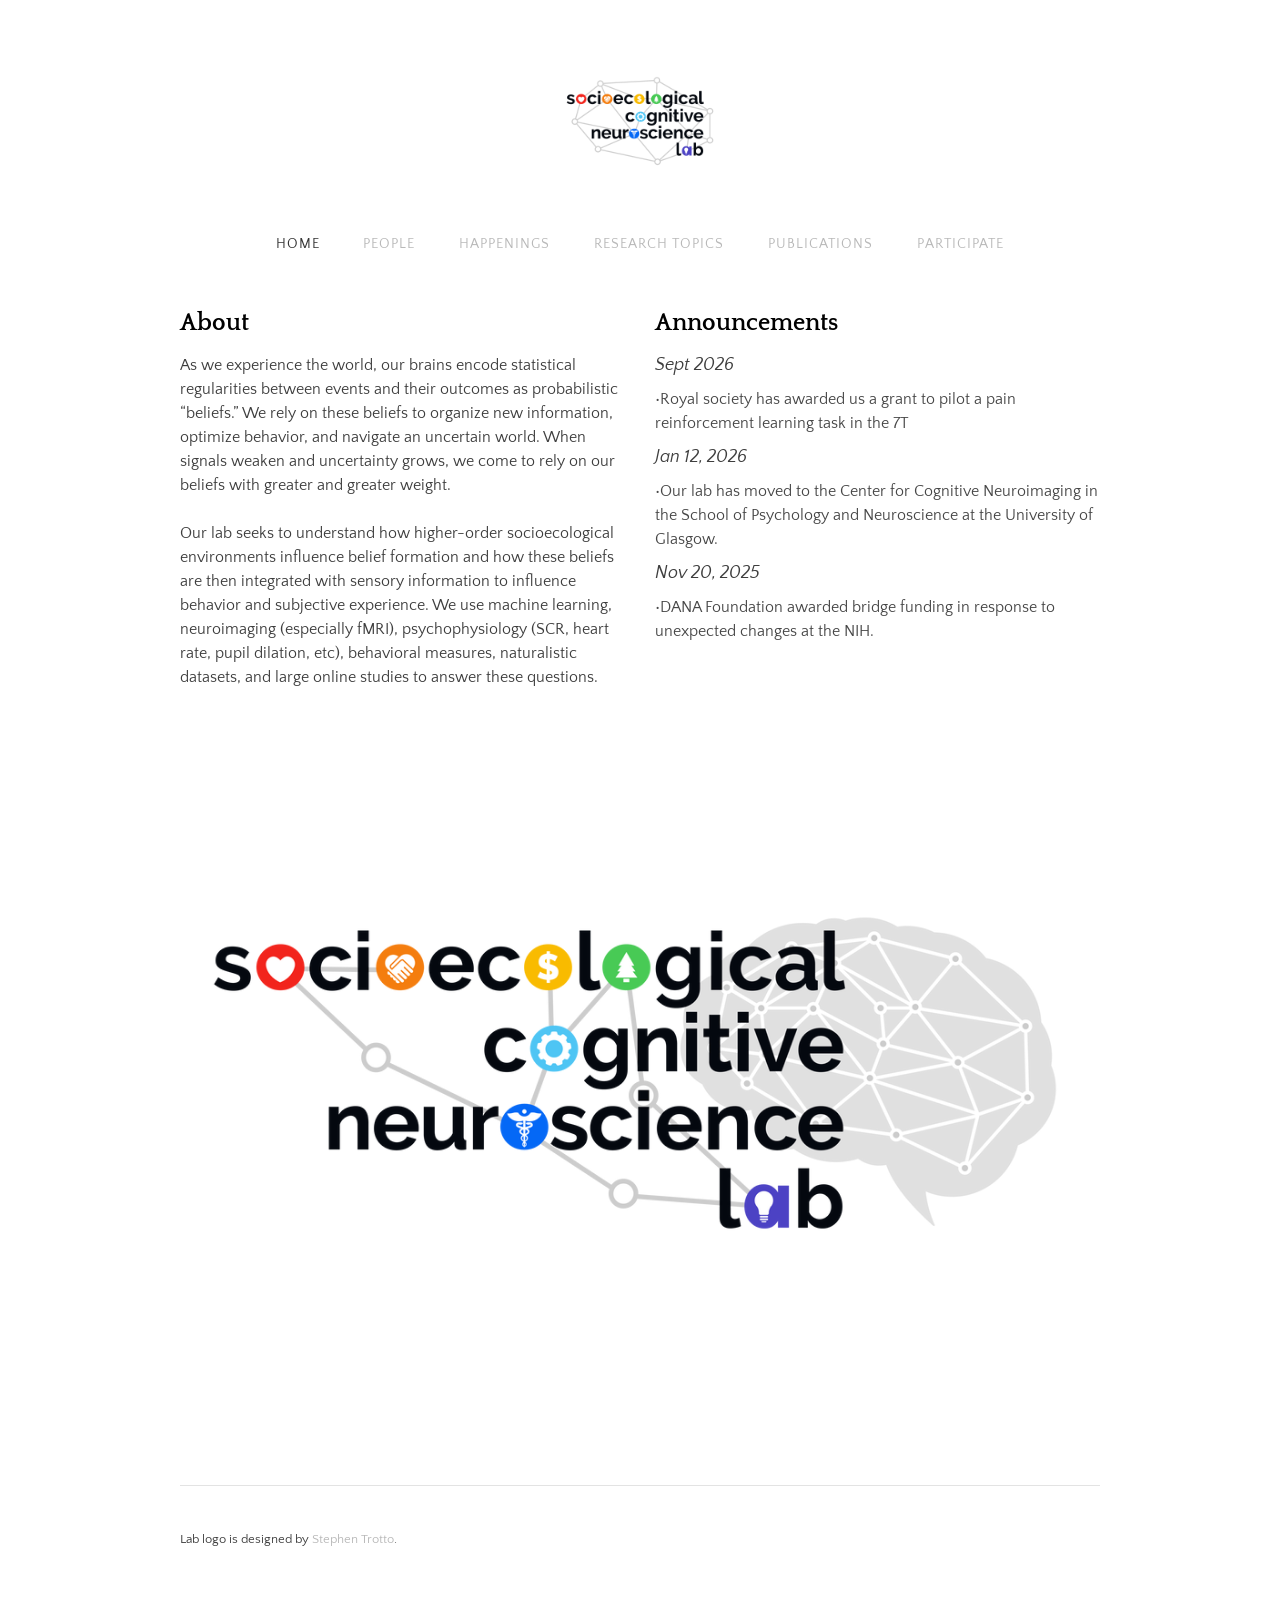
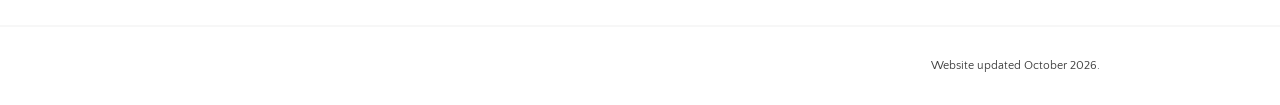
<file: index.html>
<!DOCTYPE html>
<html lang="en">
<head>
  <meta charset="utf-8">
  <meta name="viewport" content="width=device-width, initial-scale=1">
  <title>SOCIOECOLOGICAL NEUROSCIENCE LAB - Home</title>
  <meta property="og:site_name" content="SOCIOECOLOGICAL NEUROSCIENCE LAB">
  <meta property="og:title" content="SOCIOECOLOGICAL NEUROSCIENCE LAB - Home">
  <meta property="og:image" content="https://www.socioecologicalneuroscience.com/uploads/1/4/5/0/145033599/sociolab-logo-02_orig.png">
  <link rel="icon" href="uploads/1/4/5/0/145033599/sociolab-logo-02_orig.png">
  <link rel="preconnect" href="https://fonts.googleapis.com">
  <link rel="preconnect" href="https://fonts.gstatic.com" crossorigin>
  <link rel="stylesheet" href="https://fonts.googleapis.com/css2?family=Quattrocento:wght@400;700&family=Quattrocento+Sans:ital,wght@0,400;0,700;1,400&display=swap">
  <link rel="stylesheet" href="assets/style.css">
</head>
<body class="page-index">
  <header class="site-header">
    <div class="container">
      <a class="logo" href="index.html"><img src="uploads/1/4/5/0/145033599/sociolab-logo-02_orig.png" alt="SOCIOECOLOGICAL NEUROSCIENCE LAB"></a>
      <button class="hamburger" type="button" aria-label="Menu" aria-expanded="false" aria-controls="site-nav"><span></span></button>
    </div>
    <nav class="nav" id="site-nav" aria-label="Main">
      <ul>
        <li class="active"><a href="index.html" aria-current="page">Home</a></li>
        <li><a href="people.html">People</a></li>
        <li><a href="happenings.html">Happenings</a></li>
        <li><a href="research-topics.html">Research Topics</a></li>
        <li><a href="publications.html">Publications</a></li>
        <li><a href="participate.html">Participate</a></li>
      </ul>
    </nav>
  </header>

  <main class="content-wrap">

<div class="wsite-section-wrap">
<div class="wsite-section wsite-body-section wsite-section-bg-color wsite-background-10" style="background-color: #ffffff;background-image: none;">
<div class="wsite-section-content">
<div class="container">
<div class="wsite-section-elements">
<div><div class="wsite-multicol"><div class="wsite-multicol-table-wrap" style="margin:0 -15px;">
<table class="wsite-multicol-table">
<tbody class="wsite-multicol-tbody">
<tr class="wsite-multicol-tr">
<td class="wsite-multicol-col" style="width:50%; padding:0 15px;">
<h2 class="wsite-content-title">About</h2>
<div class="paragraph"><span>As we experience the world, our brains encode statistical regularities between events and their outcomes as probabilistic “beliefs.” We rely on these beliefs to organize new information, optimize behavior, and navigate an uncertain world. When signals weaken and uncertainty grows, we come to rely on our beliefs with greater and greater weight.<br/><br/>​Our lab seeks to understand how higher-order socioecological environments influence belief formation and how these beliefs are then integrated with sensory information to influence behavior and subjective experience. We use machine learning, neuroimaging (especially fMRI), psychophysiology (SCR, heart rate, pupil dilation, etc), behavioral measures, naturalistic datasets, and large online studies to answer these questions.</span></div>
</td> <td class="wsite-multicol-col" style="width:50%; padding:0 15px;">
<h2 class="wsite-content-title">Announcements</h2>
<div class="paragraph"><em><font size="4">Sept 2026</font></em></div>
<div class="paragraph"><span style="color:rgb(71, 71, 71)">&bull;Royal society has awarded us a grant to pilot a pain reinforcement learning task in the 7T</span></div>
<div class="paragraph"><em><font size="4">Jan 12, 2026</font></em></div>
<div class="paragraph"><span style="color:rgb(71, 71, 71)">&bull;Our lab has moved to the Center for Cognitive Neuroimaging in the School of Psychology and Neuroscience at the University of Glasgow.</span></div>
<div class="paragraph"><em><font size="4">Nov 20, 2025</font></em></div>
<div class="paragraph"><span style="color:rgb(71, 71, 71)">&bull;DANA Foundation awarded bridge funding in response to unexpected changes at the NIH.</span></div>
</td> </tr>
</tbody>
</table>
</div></div></div>
<div><div class="wsite-image wsite-image-border-none" style="padding-top:10px;padding-bottom:10px;margin-left:0px;margin-right:10px;text-align:center">
<a>
<img alt="Picture" loading="lazy" src="uploads/1/4/5/0/145033599/sociolab-logo-04_orig.png" style="width:auto;max-width:100%"/>
</a>
<div style="display:block;font-size:90%"></div>
</div></div>
<div><div style="height: 20px; overflow: hidden; width: 100%;"></div>
<hr class="styled-hr" style="width:100%;"/>
<div style="height: 20px; overflow: hidden; width: 100%;"></div></div>
<div class="wsite-spacer" style="height:10px;"></div>
<div class="paragraph"><font size="2">​Lab logo is designed by <a href="http://www.steveignatious.com" target="_blank">Stephen Trotto</a>.</font><br/><br/></div>
</div>
</div>
</div>
</div>
</div>

  </main>
  <footer class="footer-wrap">
    <div class="container footer">
      <p>Website updated October 2026.</p>
    </div>
  </footer>
  <script src="assets/site.js"></script>
</body>
</html>
</file>
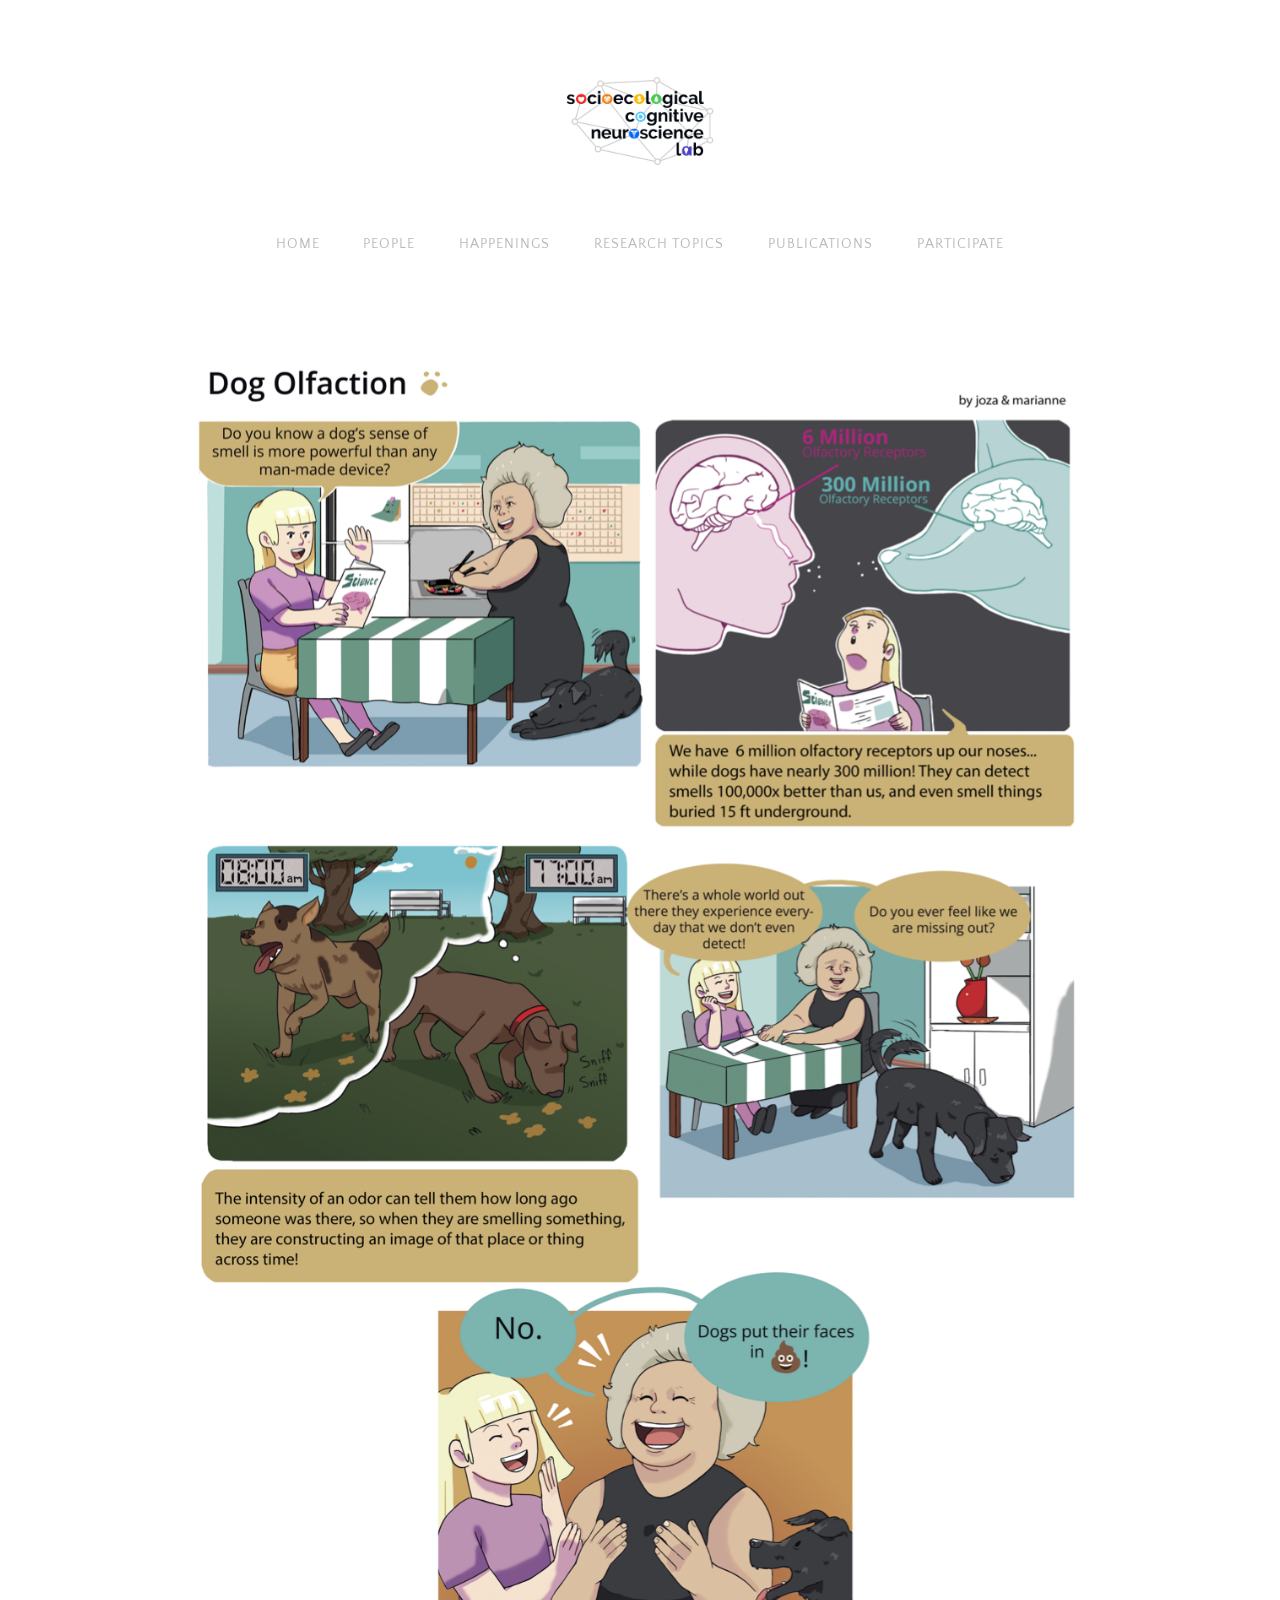
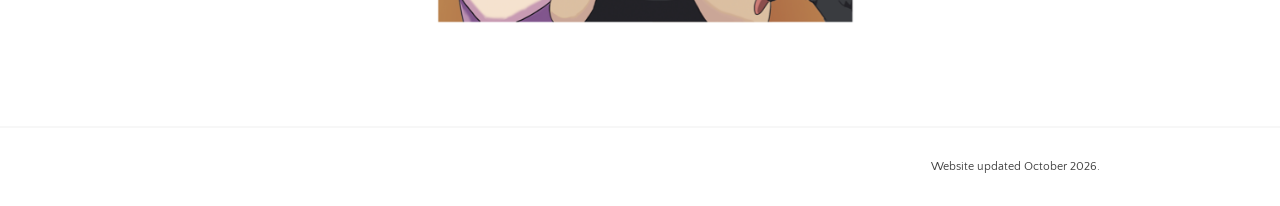
<file: comics.html>
<!DOCTYPE html>
<html lang="en">
<head>
  <meta charset="utf-8">
  <meta name="viewport" content="width=device-width, initial-scale=1">
  <title>Comics - SOCIOECOLOGICAL NEUROSCIENCE LAB</title>
  <meta property="og:site_name" content="SOCIOECOLOGICAL NEUROSCIENCE LAB">
  <meta property="og:title" content="Comics - SOCIOECOLOGICAL NEUROSCIENCE LAB">
  <meta property="og:image" content="https://www.socioecologicalneuroscience.com/uploads/1/4/5/0/145033599/sociolab-logo-02_orig.png">
  <link rel="icon" href="uploads/1/4/5/0/145033599/sociolab-logo-02_orig.png">
  <link rel="preconnect" href="https://fonts.googleapis.com">
  <link rel="preconnect" href="https://fonts.gstatic.com" crossorigin>
  <link rel="stylesheet" href="https://fonts.googleapis.com/css2?family=Quattrocento:wght@400;700&family=Quattrocento+Sans:ital,wght@0,400;0,700;1,400&display=swap">
  <link rel="stylesheet" href="assets/style.css">
</head>
<body class="page-comics">
  <header class="site-header">
    <div class="container">
      <a class="logo" href="index.html"><img src="uploads/1/4/5/0/145033599/sociolab-logo-02_orig.png" alt="SOCIOECOLOGICAL NEUROSCIENCE LAB"></a>
      <button class="hamburger" type="button" aria-label="Menu" aria-expanded="false" aria-controls="site-nav"><span></span></button>
    </div>
    <nav class="nav" id="site-nav" aria-label="Main">
      <ul>
        <li><a href="index.html">Home</a></li>
        <li><a href="people.html">People</a></li>
        <li><a href="happenings.html">Happenings</a></li>
        <li><a href="research-topics.html">Research Topics</a></li>
        <li><a href="publications.html">Publications</a></li>
        <li><a href="participate.html">Participate</a></li>
      </ul>
    </nav>
  </header>

  <main class="content-wrap">

<div class="wsite-section-wrap">
<div class="wsite-section wsite-body-section wsite-background-15">
<div class="wsite-section-content">
<div class="container">
<div class="wsite-section-elements">
<div><div class="wsite-image wsite-image-border-none" style="padding-top:10px;padding-bottom:10px;margin-left:0;margin-right:0;text-align:center">
<a>
<img alt="Picture" loading="lazy" src="uploads/1/4/5/0/145033599/olfactioncomic-fix_orig.png" style="width:auto;max-width:100%"/>
</a>
<div style="display:block;font-size:90%"></div>
</div></div>
</div>
</div>
</div>
</div>
</div>

  </main>
  <footer class="footer-wrap">
    <div class="container footer">
      <p>Website updated October 2026.</p>
    </div>
  </footer>
  <script src="assets/site.js"></script>
</body>
</html>
</file>
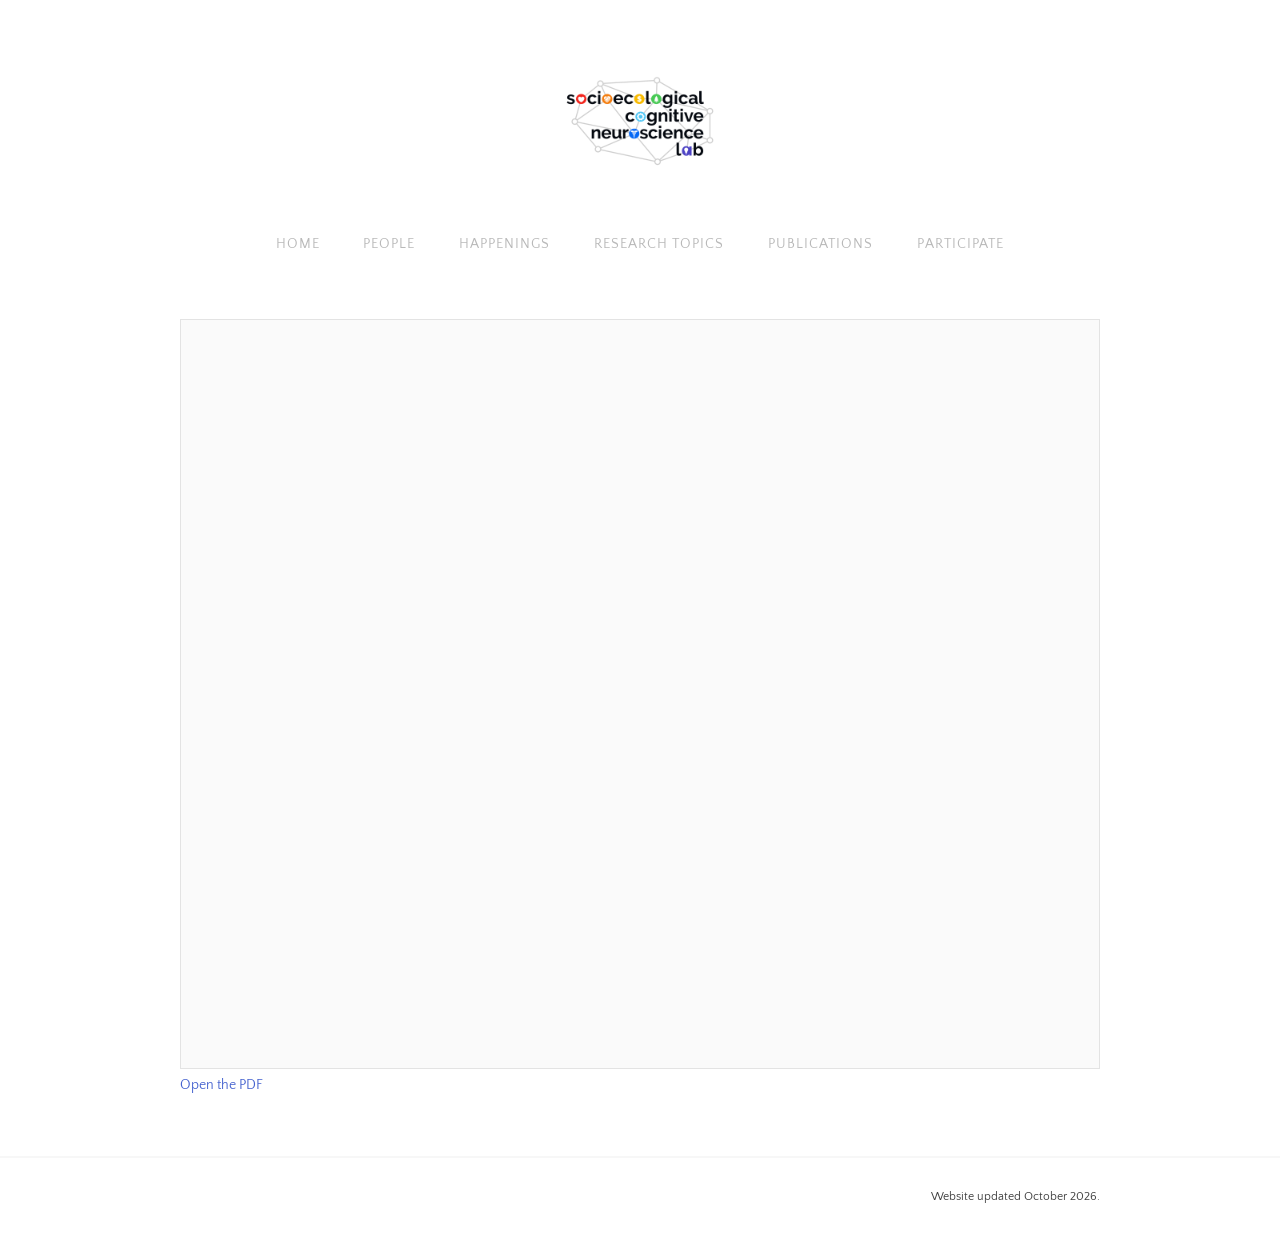
<file: cv.html>
<!DOCTYPE html>
<html lang="en">
<head>
  <meta charset="utf-8">
  <meta name="viewport" content="width=device-width, initial-scale=1">
  <title>CV - SOCIOECOLOGICAL NEUROSCIENCE LAB</title>
  <meta property="og:site_name" content="SOCIOECOLOGICAL NEUROSCIENCE LAB">
  <meta property="og:title" content="CV - SOCIOECOLOGICAL NEUROSCIENCE LAB">
  <meta property="og:image" content="https://www.socioecologicalneuroscience.com/uploads/1/4/5/0/145033599/sociolab-logo-02_orig.png">
  <link rel="icon" href="uploads/1/4/5/0/145033599/sociolab-logo-02_orig.png">
  <link rel="preconnect" href="https://fonts.googleapis.com">
  <link rel="preconnect" href="https://fonts.gstatic.com" crossorigin>
  <link rel="stylesheet" href="https://fonts.googleapis.com/css2?family=Quattrocento:wght@400;700&family=Quattrocento+Sans:ital,wght@0,400;0,700;1,400&display=swap">
  <link rel="stylesheet" href="assets/style.css">
</head>
<body class="page-cv">
  <header class="site-header">
    <div class="container">
      <a class="logo" href="index.html"><img src="uploads/1/4/5/0/145033599/sociolab-logo-02_orig.png" alt="SOCIOECOLOGICAL NEUROSCIENCE LAB"></a>
      <button class="hamburger" type="button" aria-label="Menu" aria-expanded="false" aria-controls="site-nav"><span></span></button>
    </div>
    <nav class="nav" id="site-nav" aria-label="Main">
      <ul>
        <li><a href="index.html">Home</a></li>
        <li><a href="people.html">People</a></li>
        <li><a href="happenings.html">Happenings</a></li>
        <li><a href="research-topics.html">Research Topics</a></li>
        <li><a href="publications.html">Publications</a></li>
        <li><a href="participate.html">Participate</a></li>
      </ul>
    </nav>
  </header>

  <main class="content-wrap">

<div class="wsite-section-wrap">
<div class="wsite-section wsite-body-section wsite-background-8">
<div class="wsite-section-content">
<div class="container">
<div class="wsite-section-elements">
<div class="pdf-embed"><iframe loading="lazy" src="uploads/1/4/5/0/145033599/reddan_job_facultycv_nov2024.pdf" style="height:750px" title="PDF document"></iframe><p><a href="uploads/1/4/5/0/145033599/reddan_job_facultycv_nov2024.pdf" rel="noopener" target="_blank">Open the PDF</a></p></div>
</div>
</div>
</div>
</div>
</div>

  </main>
  <footer class="footer-wrap">
    <div class="container footer">
      <p>Website updated October 2026.</p>
    </div>
  </footer>
  <script src="assets/site.js"></script>
</body>
</html>
</file>
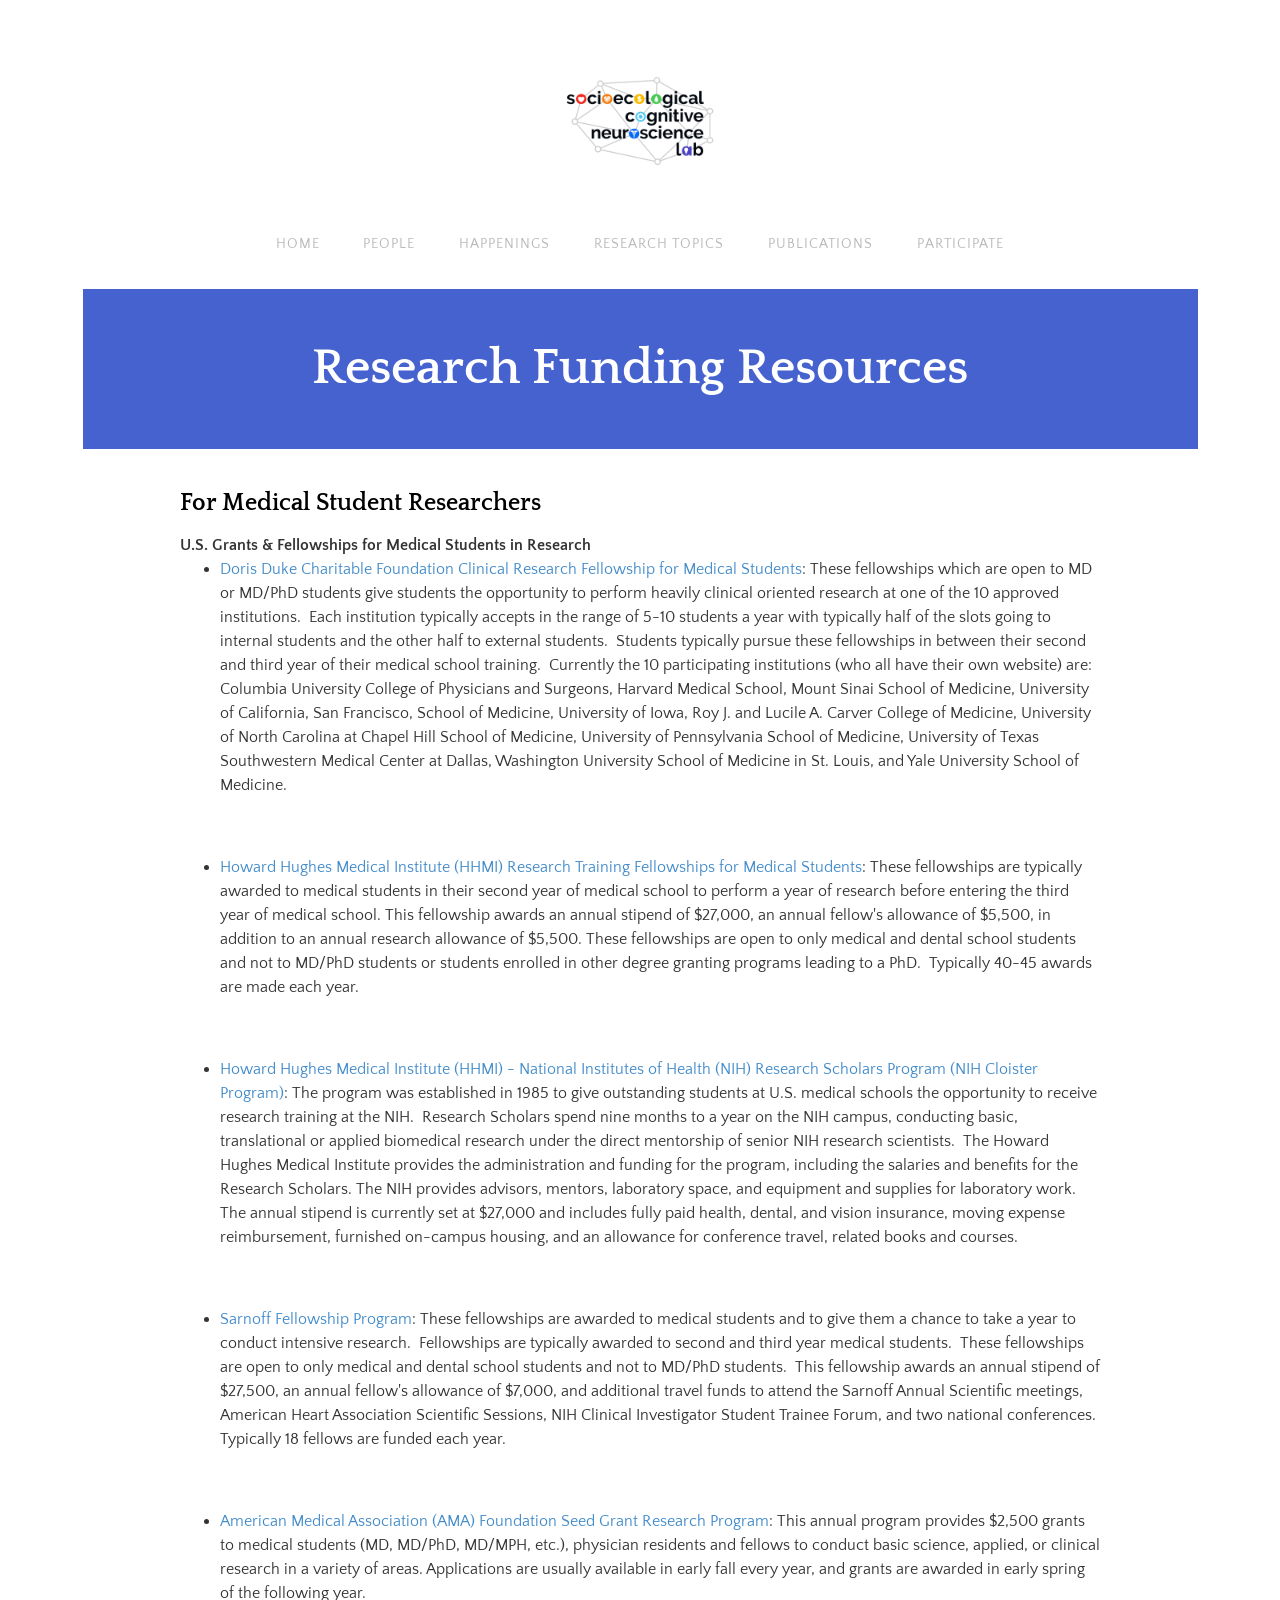
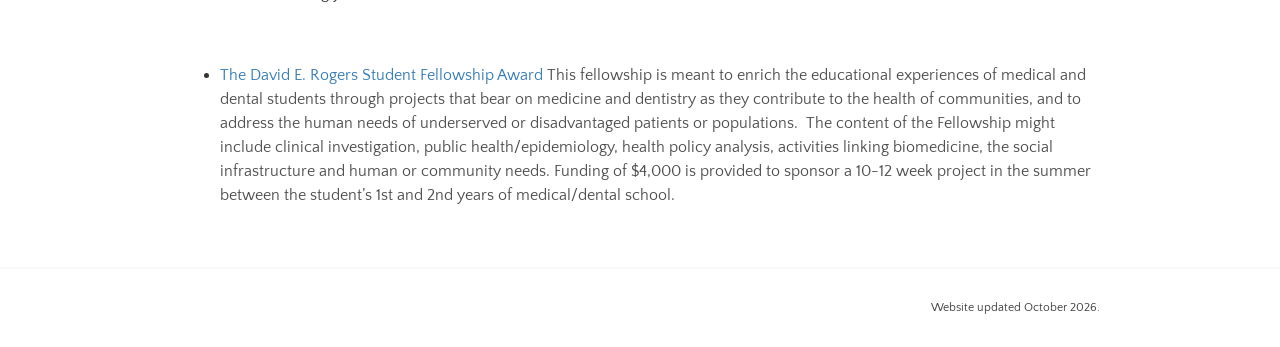
<file: funding-resources.html>
<!DOCTYPE html>
<html lang="en">
<head>
  <meta charset="utf-8">
  <meta name="viewport" content="width=device-width, initial-scale=1">
  <title>Funding Resources - SOCIOECOLOGICAL NEUROSCIENCE LAB</title>
  <meta property="og:site_name" content="SOCIOECOLOGICAL NEUROSCIENCE LAB">
  <meta property="og:title" content="Funding Resources - SOCIOECOLOGICAL NEUROSCIENCE LAB">
  <meta property="og:image" content="https://www.socioecologicalneuroscience.com/uploads/1/4/5/0/145033599/sociolab-logo-02_orig.png">
  <link rel="icon" href="uploads/1/4/5/0/145033599/sociolab-logo-02_orig.png">
  <link rel="preconnect" href="https://fonts.googleapis.com">
  <link rel="preconnect" href="https://fonts.gstatic.com" crossorigin>
  <link rel="stylesheet" href="https://fonts.googleapis.com/css2?family=Quattrocento:wght@400;700&family=Quattrocento+Sans:ital,wght@0,400;0,700;1,400&display=swap">
  <link rel="stylesheet" href="assets/style.css">
</head>
<body class="page-funding-resources">
  <header class="site-header">
    <div class="container">
      <a class="logo" href="index.html"><img src="uploads/1/4/5/0/145033599/sociolab-logo-02_orig.png" alt="SOCIOECOLOGICAL NEUROSCIENCE LAB"></a>
      <button class="hamburger" type="button" aria-label="Menu" aria-expanded="false" aria-controls="site-nav"><span></span></button>
    </div>
    <nav class="nav" id="site-nav" aria-label="Main">
      <ul>
        <li><a href="index.html">Home</a></li>
        <li><a href="people.html">People</a></li>
        <li><a href="happenings.html">Happenings</a></li>
        <li><a href="research-topics.html">Research Topics</a></li>
        <li><a href="publications.html">Publications</a></li>
        <li><a href="participate.html">Participate</a></li>
      </ul>
    </nav>
  </header>
<div class="banner-wrap"><div class="banner" style="background-color:#4562cf"><div class="container"><h2 class="wsite-content-title">Research Funding Resources</h2></div></div></div>
  <main class="content-wrap">

<div class="wsite-section-wrap">
<div class="wsite-section wsite-body-section wsite-background-11">
<div class="wsite-section-content">
<div class="container">
<div class="wsite-section-elements">
<h2 class="wsite-content-title">For Medical Student Researchers</h2>
<div class="paragraph"><span style="color:rgb(70, 70, 70)"><span style="color:rgb(51, 51, 51); font-weight:700">U.S. Grants &amp; Fellowships for Medical Students in Research</span></span><br/><ul style="color:rgb(70, 70, 70)"><li style="color:rgb(51, 51, 51)"><a href="http://www.dorisduke.org/page.asp?pageId=292"><span style="color:rgb(66, 139, 202)">Doris Duke Charitable Foundation Clinical Research Fellowship for Medical Students</span></a>: These fellowships which are open to MD or MD/PhD students give students the opportunity to perform heavily clinical oriented research at one of the 10 approved institutions.  Each institution typically accepts in the range of 5-10 students a year with typically half of the slots going to internal students and the other half to external students.  Students typically pursue these fellowships in between their second and third year of their medical school training.  Currently the 10 participating institutions (who all have their own website) are: Columbia University College of Physicians and Surgeons, Harvard Medical School, Mount Sinai School of Medicine, University of California, San Francisco, School of Medicine, University of Iowa, Roy J. and Lucile A. Carver College of Medicine, University of North Carolina at Chapel Hill School of Medicine, University of Pennsylvania School of Medicine, University of Texas Southwestern Medical Center at Dallas, Washington University School of Medicine in St. Louis, and Yale University School of Medicine.</li></ul><br/><br/><ul style="color:rgb(70, 70, 70)"><li style="color:rgb(51, 51, 51)"><a href="http://www.hhmi.org/grants/individuals/medfellows.html"><span style="color:rgb(66, 139, 202)">Howard Hughes Medical Institute (HHMI) Research Training Fellowships for Medical Students</span></a>: These fellowships are typically awarded to medical students in their second year of medical school to perform a year of research before entering the third year of medical school. This fellowship awards an annual stipend of $27,000, an annual fellow's allowance of $5,500, in addition to an annual research allowance of $5,500. These fellowships are open to only medical and dental school students and not to MD/PhD students or students enrolled in other degree granting programs leading to a PhD.  Typically 40-45 awards are made each year.</li></ul><br/><br/><ul style="color:rgb(70, 70, 70)"><li style="color:rgb(51, 51, 51)"><a href="http://www.hhmi.org/cloister/"><span style="color:rgb(66, 139, 202)">Howard Hughes Medical Institute (HHMI) - National Institutes of Health (NIH) Research Scholars Program (NIH Cloister Program)</span></a>: The program was established in 1985 to give outstanding students at U.S. medical schools the opportunity to receive research training at the NIH.  Research Scholars spend nine months to a year on the NIH campus, conducting basic, translational or applied biomedical research under the direct mentorship of senior NIH research scientists.  The Howard Hughes Medical Institute provides the administration and funding for the program, including the salaries and benefits for the Research Scholars. The NIH provides advisors, mentors, laboratory space, and equipment and supplies for laboratory work.  The annual stipend is currently set at $27,000 and includes fully paid health, dental, and vision insurance, moving expense reimbursement, furnished on-campus housing, and an allowance for conference travel, related books and courses.</li></ul><br/><br/><ul style="color:rgb(70, 70, 70)"><li style="color:rgb(51, 51, 51)"><a href="http://www.sarnofffoundation.org/program/information.cfm"><span style="color:rgb(66, 139, 202)">Sarnoff Fellowship Program</span></a>: These fellowships are awarded to medical students and to give them a chance to take a year to conduct intensive research.  Fellowships are typically awarded to second and third year medical students.  These fellowships are open to only medical and dental school students and not to MD/PhD students.  This fellowship awards an annual stipend of $27,500, an annual fellow's allowance of $7,000, and additional travel funds to attend the Sarnoff Annual Scientific meetings, American Heart Association Scientific Sessions, NIH Clinical Investigator Student Trainee Forum, and two national conferences.  Typically 18 fellows are funded each year.</li></ul><br/><br/><ul style="color:rgb(70, 70, 70)"><li style="color:rgb(51, 51, 51)"><a href="http://www.ama-assn.org/ama/pub/about-ama/ama-foundation/our-programs/medical-education/seed-grant-research.shtml"><span style="color:rgb(66, 139, 202)">American Medical Association (AMA) Foundation Seed Grant Research Program</span></a>: This annual program provides $2,500 grants to medical students (MD, MD/PhD, MD/MPH, etc.), physician residents and fellows to conduct basic science, applied, or clinical research in a variety of areas. Applications are usually available in early fall every year, and grants are awarded in early spring of the following year.</li></ul><br/><br/><ul style="color:rgb(70, 70, 70)"><li style="color:rgb(51, 51, 51)"><a href="https://www.profellow.com/fellowship/the-david-e-rogers-student-fellowship-award/"><span style="color:rgb(51, 122, 183)">The David E. Rogers Student Fellowship Award</span></a><span style="color:rgb(76, 76, 76)"> This fellowship is meant to enrich the educational experiences of medical and dental students through projects that bear on medicine and dentistry as they contribute to the health of communities, and to address the human needs of underserved or disadvantaged patients or populations.  The content of the Fellowship might include clinical investigation, public health/epidemiology, health policy analysis, activities linking biomedicine, the social infrastructure and human or community needs. Funding of $4,000 is provided to sponsor a 10-12 week project in the summer between the student’s 1st and 2nd years of medical/dental school.</span></li></ul></div>
</div>
</div>
</div>
</div>
</div>

  </main>
  <footer class="footer-wrap">
    <div class="container footer">
      <p>Website updated October 2026.</p>
    </div>
  </footer>
  <script src="assets/site.js"></script>
</body>
</html>
</file>
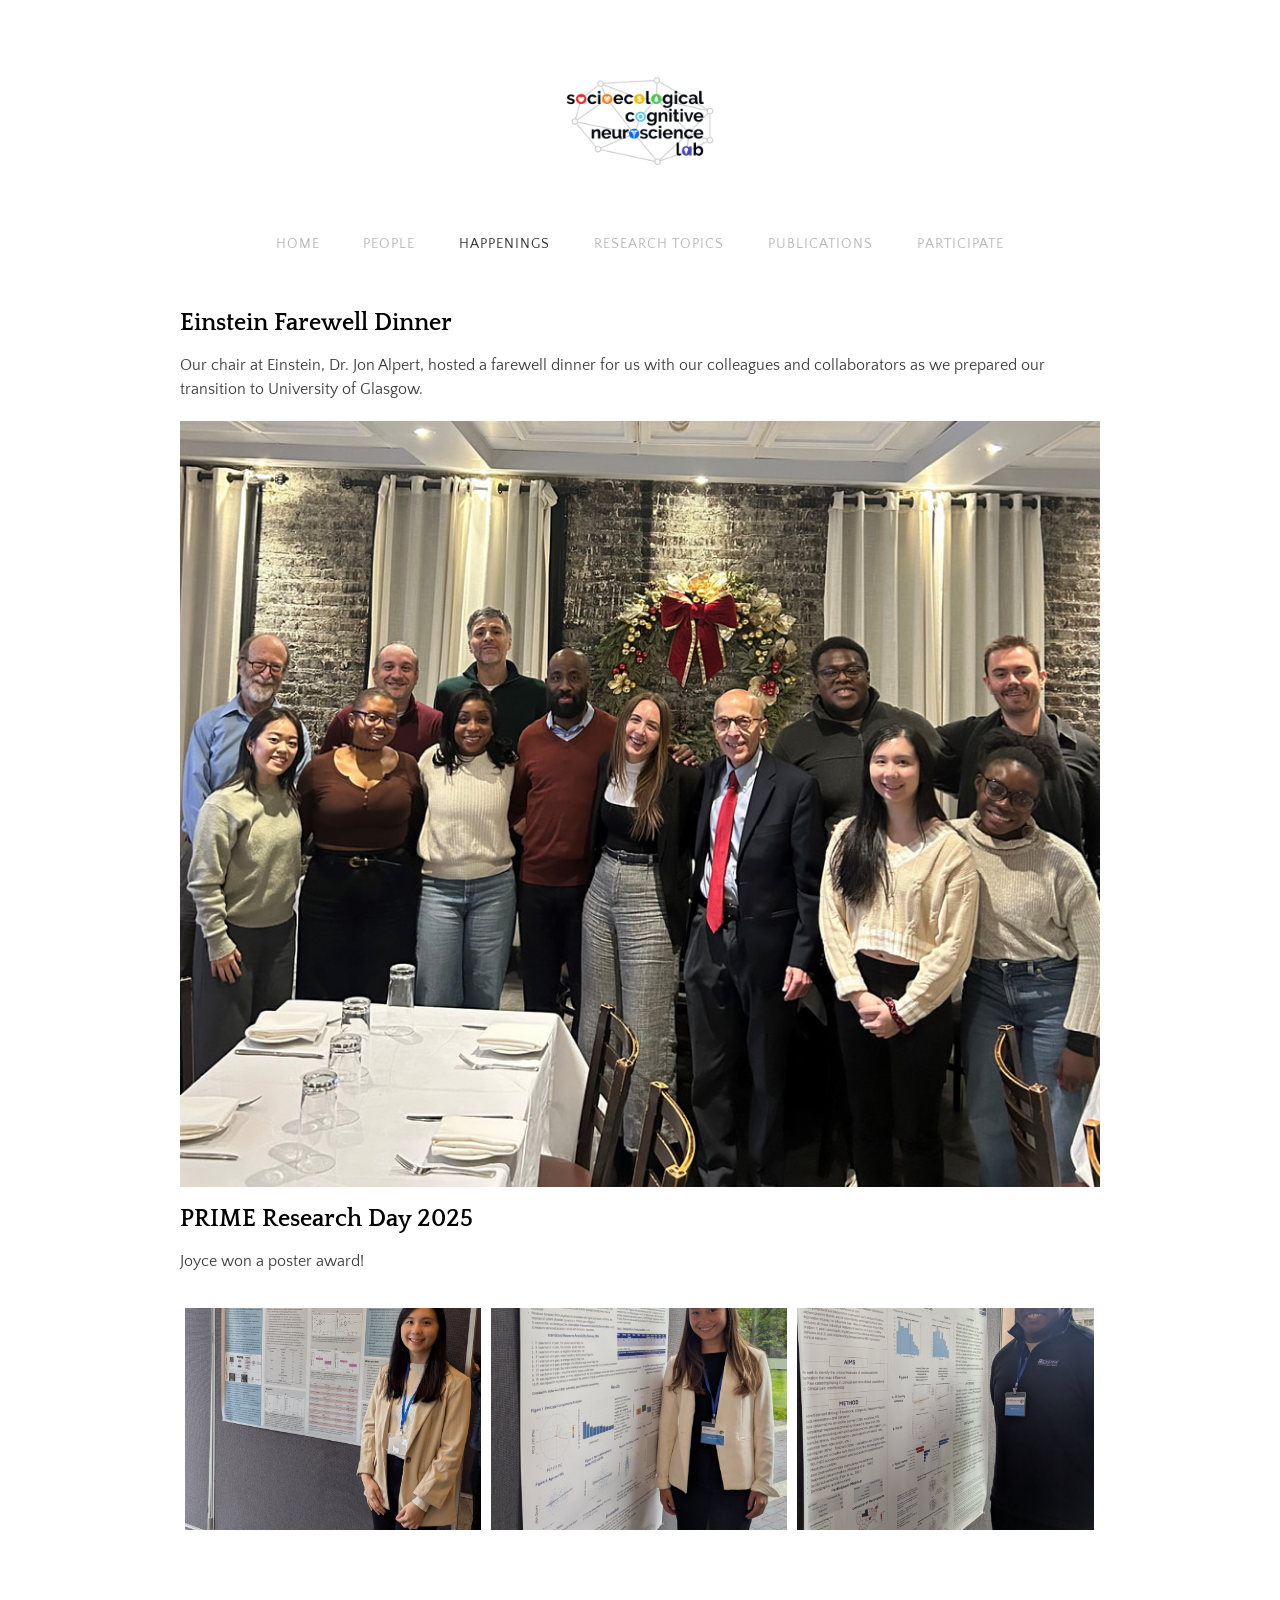
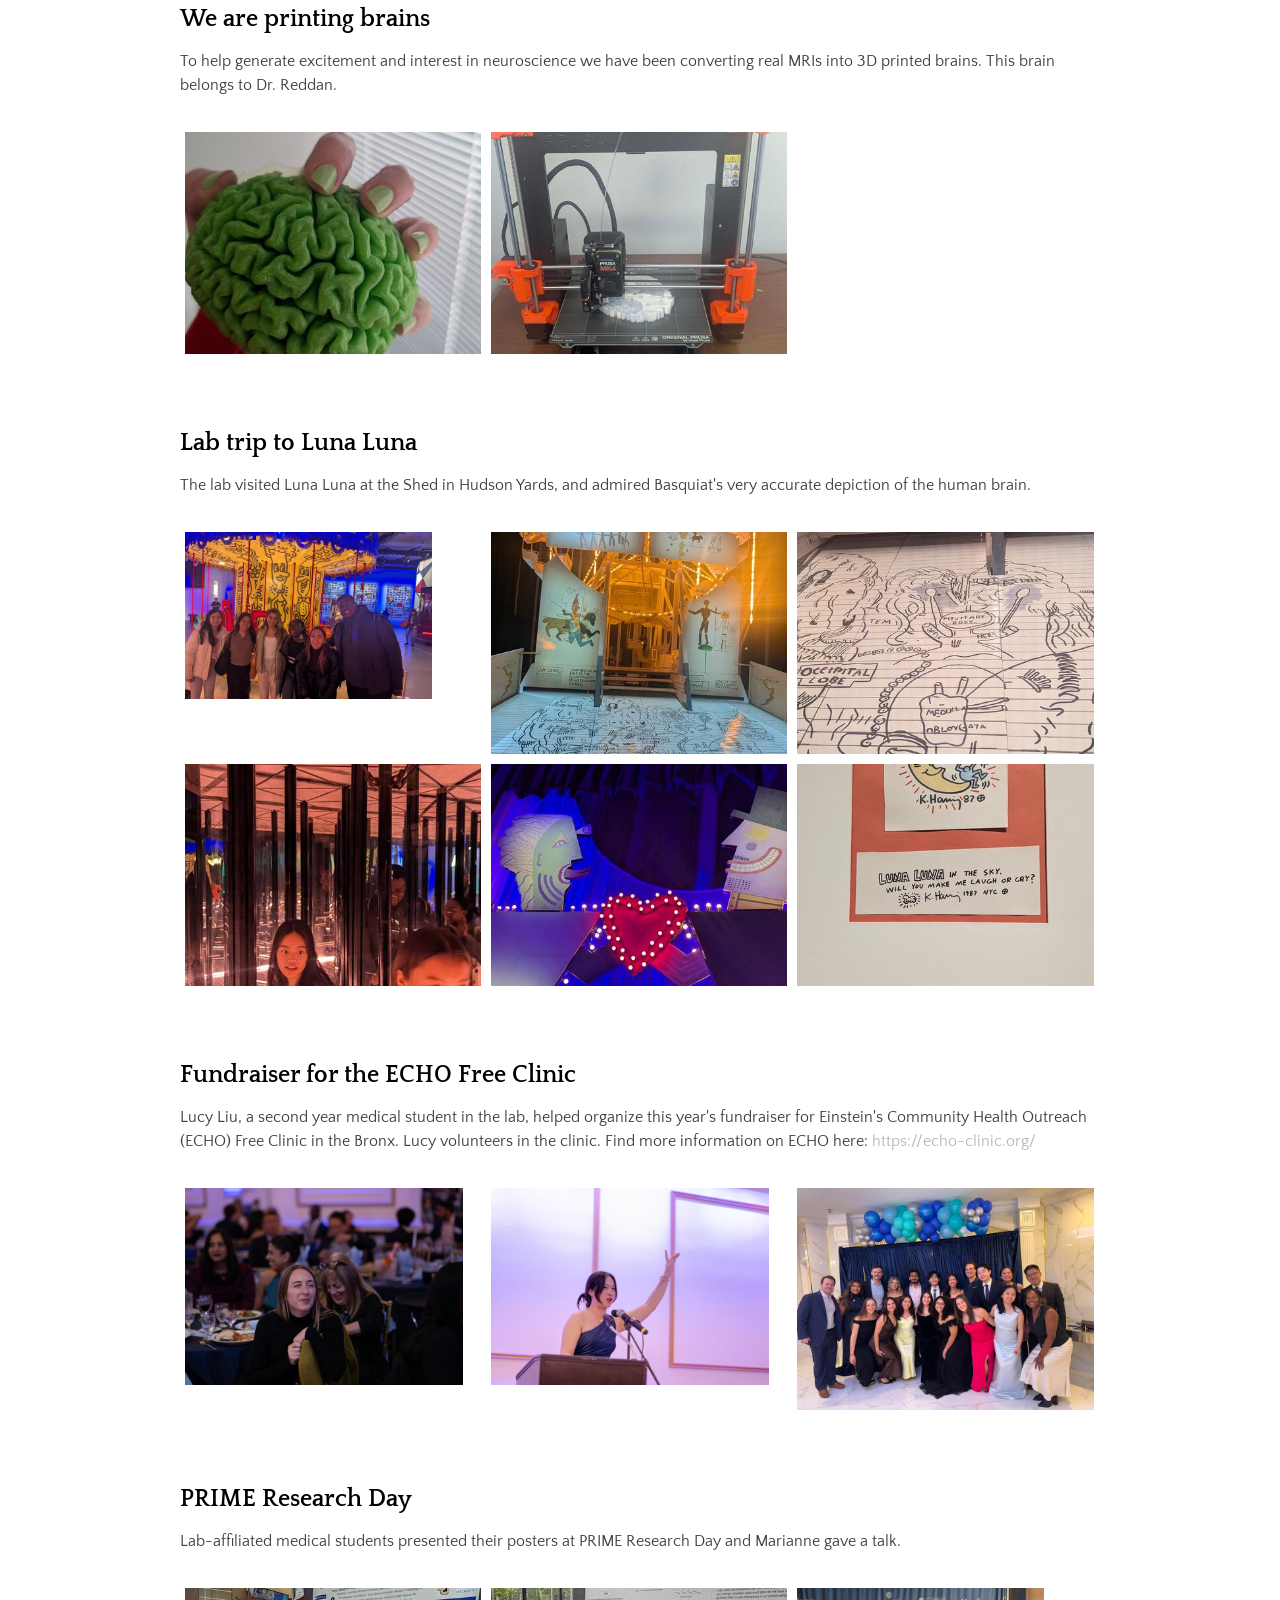
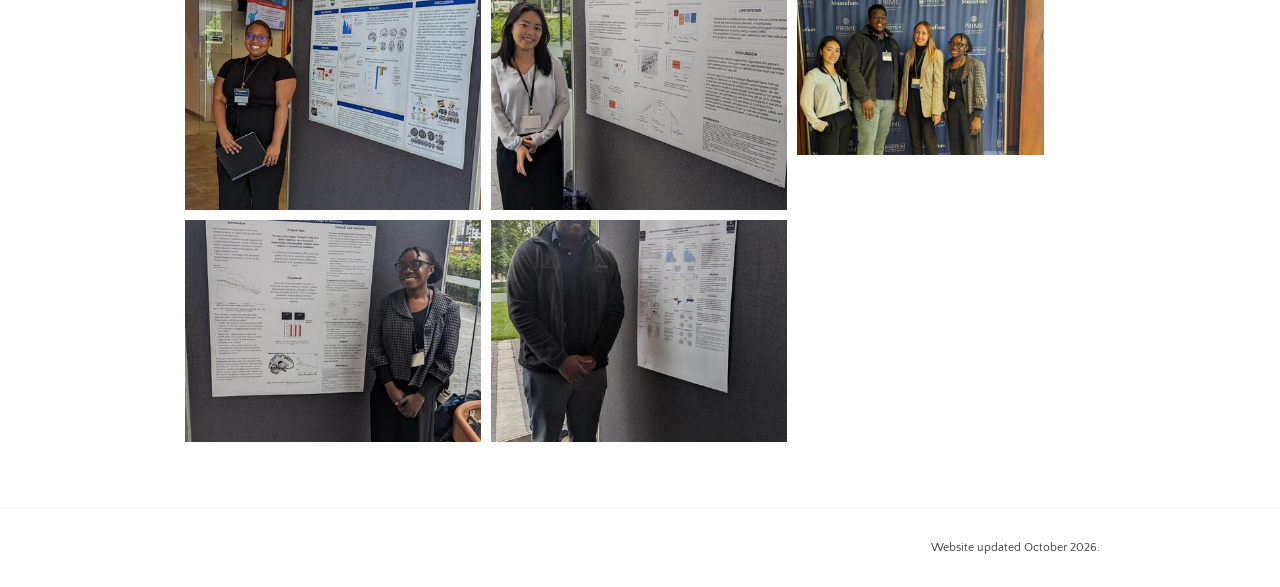
<file: happenings.html>
<!DOCTYPE html>
<html lang="en">
<head>
  <meta charset="utf-8">
  <meta name="viewport" content="width=device-width, initial-scale=1">
  <title>Happenings - SOCIOECOLOGICAL NEUROSCIENCE LAB</title>
  <meta property="og:site_name" content="SOCIOECOLOGICAL NEUROSCIENCE LAB">
  <meta property="og:title" content="Happenings - SOCIOECOLOGICAL NEUROSCIENCE LAB">
  <meta property="og:image" content="https://www.socioecologicalneuroscience.com/uploads/1/4/5/0/145033599/sociolab-logo-02_orig.png">
  <link rel="icon" href="uploads/1/4/5/0/145033599/sociolab-logo-02_orig.png">
  <link rel="preconnect" href="https://fonts.googleapis.com">
  <link rel="preconnect" href="https://fonts.gstatic.com" crossorigin>
  <link rel="stylesheet" href="https://fonts.googleapis.com/css2?family=Quattrocento:wght@400;700&family=Quattrocento+Sans:ital,wght@0,400;0,700;1,400&display=swap">
  <link rel="stylesheet" href="assets/style.css">
</head>
<body class="page-happenings">
  <header class="site-header">
    <div class="container">
      <a class="logo" href="index.html"><img src="uploads/1/4/5/0/145033599/sociolab-logo-02_orig.png" alt="SOCIOECOLOGICAL NEUROSCIENCE LAB"></a>
      <button class="hamburger" type="button" aria-label="Menu" aria-expanded="false" aria-controls="site-nav"><span></span></button>
    </div>
    <nav class="nav" id="site-nav" aria-label="Main">
      <ul>
        <li><a href="index.html">Home</a></li>
        <li><a href="people.html">People</a></li>
        <li class="active"><a href="happenings.html" aria-current="page">Happenings</a></li>
        <li><a href="research-topics.html">Research Topics</a></li>
        <li><a href="publications.html">Publications</a></li>
        <li><a href="participate.html">Participate</a></li>
      </ul>
    </nav>
  </header>

  <main class="content-wrap">

<div class="wsite-section-wrap">
<div class="wsite-section wsite-body-section wsite-background-9">
<div class="wsite-section-content">
<div class="container">
<div class="wsite-section-elements">
<h2 class="wsite-content-title">Einstein Farewell Dinner</h2>
<div class="paragraph">Our chair at Einstein, Dr. Jon Alpert, hosted a farewell dinner for us with our colleagues and collaborators as we prepared our transition to University of Glasgow.</div>
<div><div class="wsite-image wsite-image-border-none" style="padding-top:10px;padding-bottom:10px;margin-left:0;margin-right:0;text-align:left">
<a>
<img alt="Picture" loading="lazy" src="uploads/1/4/5/0/145033599/marianne-reddan-dinner-1_orig.jpg" style="width:565;max-width:100%"/>
</a>
<div style="display:block;font-size:90%"></div>
</div></div>
<h2 class="wsite-content-title">PRIME Research Day 2025</h2>
<div class="paragraph">Joyce won a poster award!</div>
<div><div style="height: 20px; overflow: hidden;"></div>
<div class="imageGallery" id="100482093730849105-gallery" style="line-height: 0px; padding: 0; margin: 0">
<div id="100482093730849105-imageContainer0" style="float:left;width:33.28%;margin:0;"><div id="100482093730849105-insideImageContainer0" style="position:relative;margin:5px;"><div class="galleryImageHolder" style="position:relative; width:100%; padding:0 0 75%;overflow:hidden;"><div class="galleryInnerImageHolder"><a href="uploads/1/4/5/0/145033599/screen-shot-2025-05-29-at-3-16-38-pm_orig.png" rel="lightbox[gallery100482093730849105]"><img class="galleryImage" loading="lazy" src="uploads/1/4/5/0/145033599/screen-shot-2025-05-29-at-3-16-38-pm.png" style="position:absolute;border:0;width:100%;top:-54.64%;left:0%"/></a></div></div></div></div><div id="100482093730849105-imageContainer1" style="float:left;width:33.28%;margin:0;"><div id="100482093730849105-insideImageContainer1" style="position:relative;margin:5px;"><div class="galleryImageHolder" style="position:relative; width:100%; padding:0 0 75%;overflow:hidden;"><div class="galleryInnerImageHolder"><a href="uploads/1/4/5/0/145033599/screen-shot-2025-05-29-at-3-16-53-pm_orig.png" rel="lightbox[gallery100482093730849105]"><img class="galleryImage" loading="lazy" src="uploads/1/4/5/0/145033599/screen-shot-2025-05-29-at-3-16-53-pm.png" style="position:absolute;border:0;width:100%;top:-62.42%;left:0%"/></a></div></div></div></div><div id="100482093730849105-imageContainer2" style="float:left;width:33.28%;margin:0;"><div id="100482093730849105-insideImageContainer2" style="position:relative;margin:5px;"><div class="galleryImageHolder" style="position:relative; width:100%; padding:0 0 75%;overflow:hidden;"><div class="galleryInnerImageHolder"><a href="uploads/1/4/5/0/145033599/screen-shot-2025-05-29-at-3-17-23-pm_orig.png" rel="lightbox[gallery100482093730849105]"><img class="galleryImage" loading="lazy" src="uploads/1/4/5/0/145033599/screen-shot-2025-05-29-at-3-17-23-pm.png" style="position:absolute;border:0;width:100%;top:-54.43%;left:0%"/></a></div></div></div></div><span style="display: block; clear: both; height: 0px; overflow: hidden;"></span>
</div>
<div style="height: 20px; overflow: hidden;"></div></div>
<div class="wsite-spacer" style="height:50px;"></div>
<h2 class="wsite-content-title">We are printing brains</h2>
<div class="paragraph">To help generate excitement and interest in neuroscience we have been converting real MRIs into 3D printed brains. This brain belongs to Dr. Reddan.</div>
<div><div style="height: 20px; overflow: hidden;"></div>
<div class="imageGallery" id="500708300893364349-gallery" style="line-height: 0px; padding: 0; margin: 0">
<div id="500708300893364349-imageContainer0" style="float:left;width:33.28%;margin:0;"><div id="500708300893364349-insideImageContainer0" style="position:relative;margin:5px;"><div class="galleryImageHolder" style="position:relative; width:100%; padding:0 0 75%;overflow:hidden;"><div class="galleryInnerImageHolder"><a href="uploads/1/4/5/0/145033599/brain1_orig.jpeg" rel="lightbox[gallery500708300893364349]"><img class="galleryImage" loading="lazy" src="uploads/1/4/5/0/145033599/brain1.jpeg" style="position:absolute;border:0;width:100%;top:-68.52%;left:0%"/></a></div></div></div></div><div id="500708300893364349-imageContainer1" style="float:left;width:33.28%;margin:0;"><div id="500708300893364349-insideImageContainer1" style="position:relative;margin:5px;"><div class="galleryImageHolder" style="position:relative; width:100%; padding:0 0 75%;overflow:hidden;"><div class="galleryInnerImageHolder"><a href="uploads/1/4/5/0/145033599/brain2_orig.jpeg" rel="lightbox[gallery500708300893364349]"><img class="galleryImage" loading="lazy" src="uploads/1/4/5/0/145033599/brain2.jpeg" style="position:absolute;border:0;width:100%;top:-68.52%;left:0%"/></a></div></div></div></div><span style="display: block; clear: both; height: 0px; overflow: hidden;"></span>
</div>
<div style="height: 20px; overflow: hidden;"></div></div>
<div class="wsite-spacer" style="height:50px;"></div>
<h2 class="wsite-content-title">Lab trip to Luna Luna</h2>
<div class="paragraph">The lab visited Luna Luna at the Shed in Hudson Yards, and admired Basquiat's very accurate depiction of the human brain.</div>
<div><div style="height: 20px; overflow: hidden;"></div>
<div class="imageGallery" id="139188420353316411-gallery" style="line-height: 0px; padding: 0; margin: 0">
<div id="139188420353316411-imageContainer0" style="float:left;width:33.28%;margin:0;"><div id="139188420353316411-insideImageContainer0" style="position:relative;margin:5px;"><div class="galleryImageHolder" style="position:relative; width:100%; padding:0 0 75%;overflow:hidden;"><div class="galleryInnerImageHolder"><a href="uploads/1/4/5/0/145033599/signal-2024-12-10-163116-002_orig.jpeg" rel="lightbox[gallery139188420353316411]"><img class="galleryImage" loading="lazy" src="uploads/1/4/5/0/145033599/signal-2024-12-10-163116-002.jpeg" style="position:absolute;border:0;width:133.33%;top:0%;left:-16.67%"/></a></div></div></div></div><div id="139188420353316411-imageContainer1" style="float:left;width:33.28%;margin:0;"><div id="139188420353316411-insideImageContainer1" style="position:relative;margin:5px;"><div class="galleryImageHolder" style="position:relative; width:100%; padding:0 0 75%;overflow:hidden;"><div class="galleryInnerImageHolder"><a href="uploads/1/4/5/0/145033599/signal-2024-12-10-164149-002_orig.jpeg" rel="lightbox[gallery139188420353316411]"><img class="galleryImage" loading="lazy" src="uploads/1/4/5/0/145033599/signal-2024-12-10-164149-002.jpeg" style="position:absolute;border:0;width:100%;top:-68.52%;left:0%"/></a></div></div></div></div><div id="139188420353316411-imageContainer2" style="float:left;width:33.28%;margin:0;"><div id="139188420353316411-insideImageContainer2" style="position:relative;margin:5px;"><div class="galleryImageHolder" style="position:relative; width:100%; padding:0 0 75%;overflow:hidden;"><div class="galleryInnerImageHolder"><a href="uploads/1/4/5/0/145033599/signal-2024-12-10-164200-002_orig.jpeg" rel="lightbox[gallery139188420353316411]"><img class="galleryImage" loading="lazy" src="uploads/1/4/5/0/145033599/signal-2024-12-10-164200-002.jpeg" style="position:absolute;border:0;width:100%;top:-68.52%;left:0%"/></a></div></div></div></div><div id="139188420353316411-imageContainer3" style="float:left;width:33.28%;margin:0;"><div id="139188420353316411-insideImageContainer3" style="position:relative;margin:5px;"><div class="galleryImageHolder" style="position:relative; width:100%; padding:0 0 75%;overflow:hidden;"><div class="galleryInnerImageHolder"><a href="uploads/1/4/5/0/145033599/signal-2024-12-10-164239-002_orig.jpeg" rel="lightbox[gallery139188420353316411]"><img class="galleryImage" loading="lazy" src="uploads/1/4/5/0/145033599/signal-2024-12-10-164239-002.jpeg" style="position:absolute;border:0;width:100%;top:-68.52%;left:0%"/></a></div></div></div></div><div id="139188420353316411-imageContainer4" style="float:left;width:33.28%;margin:0;"><div id="139188420353316411-insideImageContainer4" style="position:relative;margin:5px;"><div class="galleryImageHolder" style="position:relative; width:100%; padding:0 0 75%;overflow:hidden;"><div class="galleryInnerImageHolder"><a href="uploads/1/4/5/0/145033599/signal-2024-12-10-164833-002_orig.jpeg" rel="lightbox[gallery139188420353316411]"><img class="galleryImage" loading="lazy" src="uploads/1/4/5/0/145033599/signal-2024-12-10-164833-002.jpeg" style="position:absolute;border:0;width:100%;top:-68.52%;left:0%"/></a></div></div></div></div><div id="139188420353316411-imageContainer5" style="float:left;width:33.28%;margin:0;"><div id="139188420353316411-insideImageContainer5" style="position:relative;margin:5px;"><div class="galleryImageHolder" style="position:relative; width:100%; padding:0 0 75%;overflow:hidden;"><div class="galleryInnerImageHolder"><a href="uploads/1/4/5/0/145033599/signal-2024-12-10-164901-002_orig.jpeg" rel="lightbox[gallery139188420353316411]"><img class="galleryImage" loading="lazy" src="uploads/1/4/5/0/145033599/signal-2024-12-10-164901-002.jpeg" style="position:absolute;border:0;width:100%;top:-68.52%;left:0%"/></a></div></div></div></div><span style="display: block; clear: both; height: 0px; overflow: hidden;"></span>
</div>
<div style="height: 20px; overflow: hidden;"></div></div>
<div class="wsite-spacer" style="height:50px;"></div>
<h2 class="wsite-content-title">Fundraiser for the ECHO Free Clinic</h2>
<div class="paragraph">Lucy Liu, a second year medical student in the lab, helped organize this year's fundraiser for Einstein's Community Health Outreach (ECHO) Free Clinic in the Bronx. Lucy volunteers in the clinic. Find more information on ECHO here: <a href="https://echo-clinic.org/" target="_blank">https://echo-clinic.org/</a></div>
<div><div style="height: 20px; overflow: hidden;"></div>
<div class="imageGallery" id="815225186745861263-gallery" style="line-height: 0px; padding: 0; margin: 0">
<div id="815225186745861263-imageContainer0" style="float:left;width:33.28%;margin:0;"><div id="815225186745861263-insideImageContainer0" style="position:relative;margin:5px;"><div class="galleryImageHolder" style="position:relative; width:100%; padding:0 0 75%;overflow:hidden;"><div class="galleryInnerImageHolder"><a href="uploads/1/4/5/0/145033599/boldp-728_orig.jpg" rel="lightbox[gallery815225186745861263]"><img class="galleryImage" loading="lazy" src="uploads/1/4/5/0/145033599/boldp-728.jpg" style="position:absolute;border:0;width:112.57%;top:0%;left:-6.29%"/></a></div></div></div></div><div id="815225186745861263-imageContainer1" style="float:left;width:33.28%;margin:0;"><div id="815225186745861263-insideImageContainer1" style="position:relative;margin:5px;"><div class="galleryImageHolder" style="position:relative; width:100%; padding:0 0 75%;overflow:hidden;"><div class="galleryInnerImageHolder"><a href="uploads/1/4/5/0/145033599/boldp-749_orig.jpg" rel="lightbox[gallery815225186745861263]"><img class="galleryImage" loading="lazy" src="uploads/1/4/5/0/145033599/boldp-749.jpg" style="position:absolute;border:0;width:112.57%;top:0%;left:-6.29%"/></a></div></div></div></div><div id="815225186745861263-imageContainer2" style="float:left;width:33.28%;margin:0;"><div id="815225186745861263-insideImageContainer2" style="position:relative;margin:5px;"><div class="galleryImageHolder" style="position:relative; width:100%; padding:0 0 75%;overflow:hidden;"><div class="galleryInnerImageHolder"><a href="uploads/1/4/5/0/145033599/signal-2024-12-10-114600-002_orig.jpeg" rel="lightbox[gallery815225186745861263]"><img class="galleryImage" loading="lazy" src="uploads/1/4/5/0/145033599/signal-2024-12-10-114600-002.jpeg" style="position:absolute;border:0;width:100%;top:-0%;left:0%"/></a></div></div></div></div><span style="display: block; clear: both; height: 0px; overflow: hidden;"></span>
</div>
<div style="height: 20px; overflow: hidden;"></div></div>
<div class="wsite-spacer" style="height:50px;"></div>
<h2 class="wsite-content-title">PRIME Research Day</h2>
<div class="paragraph">Lab-affiliated medical students presented their posters at PRIME Research Day and Marianne gave a talk.</div>
<div><div style="height: 20px; overflow: hidden;"></div>
<div class="imageGallery" id="984441560272165583-gallery" style="line-height: 0px; padding: 0; margin: 0">
<div id="984441560272165583-imageContainer0" style="float:left;width:33.28%;margin:0;"><div id="984441560272165583-insideImageContainer0" style="position:relative;margin:5px;"><div class="galleryImageHolder" style="position:relative; width:100%; padding:0 0 75%;overflow:hidden;"><div class="galleryInnerImageHolder"><a href="uploads/1/4/5/0/145033599/signal-2024-12-10-103256-002_orig.jpeg" rel="lightbox[gallery984441560272165583]"><img class="galleryImage" loading="lazy" src="uploads/1/4/5/0/145033599/signal-2024-12-10-103256-002.jpeg" style="position:absolute;border:0;width:100%;top:-68.52%;left:0%"/></a></div></div></div></div><div id="984441560272165583-imageContainer1" style="float:left;width:33.28%;margin:0;"><div id="984441560272165583-insideImageContainer1" style="position:relative;margin:5px;"><div class="galleryImageHolder" style="position:relative; width:100%; padding:0 0 75%;overflow:hidden;"><div class="galleryInnerImageHolder"><a href="uploads/1/4/5/0/145033599/signal-2024-12-10-103727-002_orig.jpeg" rel="lightbox[gallery984441560272165583]"><img class="galleryImage" loading="lazy" src="uploads/1/4/5/0/145033599/signal-2024-12-10-103727-002.jpeg" style="position:absolute;border:0;width:100%;top:-68.52%;left:0%"/></a></div></div></div></div><div id="984441560272165583-imageContainer2" style="float:left;width:33.28%;margin:0;"><div id="984441560272165583-insideImageContainer2" style="position:relative;margin:5px;"><div class="galleryImageHolder" style="position:relative; width:100%; padding:0 0 75%;overflow:hidden;"><div class="galleryInnerImageHolder"><a href="uploads/1/4/5/0/145033599/signal-2024-12-10-103732-002_orig.jpeg" rel="lightbox[gallery984441560272165583]"><img class="galleryImage" loading="lazy" src="uploads/1/4/5/0/145033599/signal-2024-12-10-103732-002.jpeg" style="position:absolute;border:0;width:133.33%;top:0%;left:-16.67%"/></a></div></div></div></div><div id="984441560272165583-imageContainer3" style="float:left;width:33.28%;margin:0;"><div id="984441560272165583-insideImageContainer3" style="position:relative;margin:5px;"><div class="galleryImageHolder" style="position:relative; width:100%; padding:0 0 75%;overflow:hidden;"><div class="galleryInnerImageHolder"><a href="uploads/1/4/5/0/145033599/signal-2024-12-10-103819-002_orig.jpeg" rel="lightbox[gallery984441560272165583]"><img class="galleryImage" loading="lazy" src="uploads/1/4/5/0/145033599/signal-2024-12-10-103819-002.jpeg" style="position:absolute;border:0;width:100%;top:-68.52%;left:0%"/></a></div></div></div></div><div id="984441560272165583-imageContainer4" style="float:left;width:33.28%;margin:0;"><div id="984441560272165583-insideImageContainer4" style="position:relative;margin:5px;"><div class="galleryImageHolder" style="position:relative; width:100%; padding:0 0 75%;overflow:hidden;"><div class="galleryInnerImageHolder"><a href="uploads/1/4/5/0/145033599/signal-2024-12-10-103827-002_orig.jpeg" rel="lightbox[gallery984441560272165583]"><img class="galleryImage" loading="lazy" src="uploads/1/4/5/0/145033599/signal-2024-12-10-103827-002.jpeg" style="position:absolute;border:0;width:100%;top:-68.52%;left:0%"/></a></div></div></div></div><span style="display: block; clear: both; height: 0px; overflow: hidden;"></span>
</div>
<div style="height: 20px; overflow: hidden;"></div></div>
</div>
</div>
</div>
</div>
</div>

  </main>
  <footer class="footer-wrap">
    <div class="container footer">
      <p>Website updated October 2026.</p>
    </div>
  </footer>
  <script src="assets/site.js"></script>
</body>
</html>
</file>
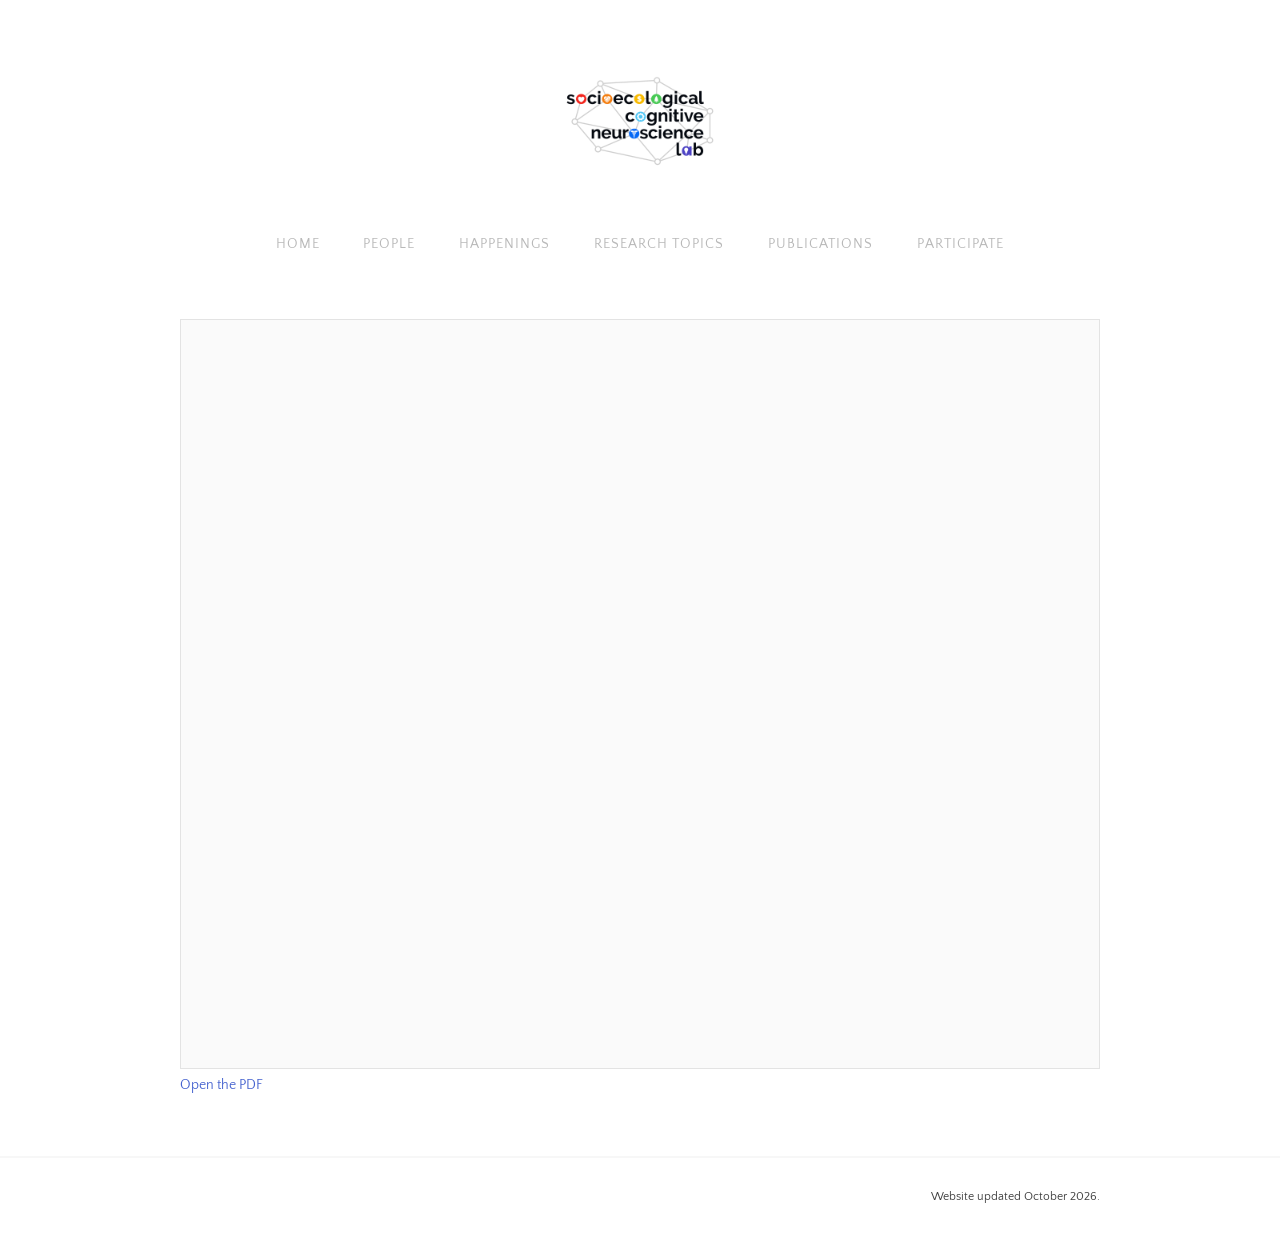
<file: mentee-history.html>
<!DOCTYPE html>
<html lang="en">
<head>
  <meta charset="utf-8">
  <meta name="viewport" content="width=device-width, initial-scale=1">
  <title>Mentee History - SOCIOECOLOGICAL NEUROSCIENCE LAB</title>
  <meta property="og:site_name" content="SOCIOECOLOGICAL NEUROSCIENCE LAB">
  <meta property="og:title" content="Mentee History - SOCIOECOLOGICAL NEUROSCIENCE LAB">
  <meta property="og:image" content="https://www.socioecologicalneuroscience.com/uploads/1/4/5/0/145033599/sociolab-logo-02_orig.png">
  <link rel="icon" href="uploads/1/4/5/0/145033599/sociolab-logo-02_orig.png">
  <link rel="preconnect" href="https://fonts.googleapis.com">
  <link rel="preconnect" href="https://fonts.gstatic.com" crossorigin>
  <link rel="stylesheet" href="https://fonts.googleapis.com/css2?family=Quattrocento:wght@400;700&family=Quattrocento+Sans:ital,wght@0,400;0,700;1,400&display=swap">
  <link rel="stylesheet" href="assets/style.css">
</head>
<body class="page-mentee-history">
  <header class="site-header">
    <div class="container">
      <a class="logo" href="index.html"><img src="uploads/1/4/5/0/145033599/sociolab-logo-02_orig.png" alt="SOCIOECOLOGICAL NEUROSCIENCE LAB"></a>
      <button class="hamburger" type="button" aria-label="Menu" aria-expanded="false" aria-controls="site-nav"><span></span></button>
    </div>
    <nav class="nav" id="site-nav" aria-label="Main">
      <ul>
        <li><a href="index.html">Home</a></li>
        <li><a href="people.html">People</a></li>
        <li><a href="happenings.html">Happenings</a></li>
        <li><a href="research-topics.html">Research Topics</a></li>
        <li><a href="publications.html">Publications</a></li>
        <li><a href="participate.html">Participate</a></li>
      </ul>
    </nav>
  </header>

  <main class="content-wrap">

<div class="wsite-section-wrap">
<div class="wsite-section wsite-body-section wsite-background-12">
<div class="wsite-section-content">
<div class="container">
<div class="wsite-section-elements">
<div class="pdf-embed"><iframe loading="lazy" src="uploads/1/4/5/0/145033599/mentees_-_marianne_reddan.pdf" style="height:750px" title="PDF document"></iframe><p><a href="uploads/1/4/5/0/145033599/mentees_-_marianne_reddan.pdf" rel="noopener" target="_blank">Open the PDF</a></p></div>
</div>
</div>
</div>
</div>
</div>

  </main>
  <footer class="footer-wrap">
    <div class="container footer">
      <p>Website updated October 2026.</p>
    </div>
  </footer>
  <script src="assets/site.js"></script>
</body>
</html>
</file>
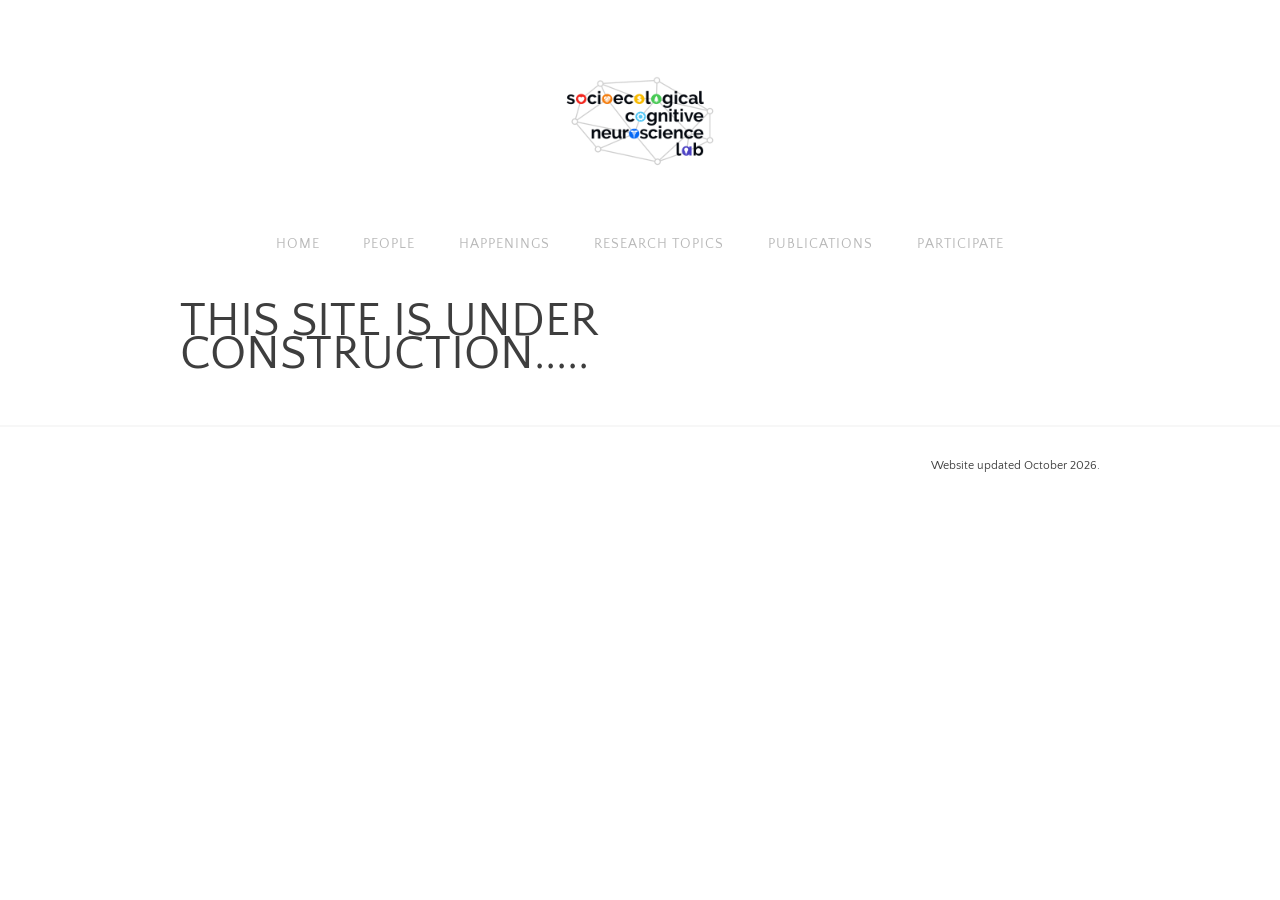
<file: outreach.html>
<!DOCTYPE html>
<html lang="en">
<head>
  <meta charset="utf-8">
  <meta name="viewport" content="width=device-width, initial-scale=1">
  <title>Outreach - SOCIOECOLOGICAL NEUROSCIENCE LAB</title>
  <meta property="og:site_name" content="SOCIOECOLOGICAL NEUROSCIENCE LAB">
  <meta property="og:title" content="Outreach - SOCIOECOLOGICAL NEUROSCIENCE LAB">
  <meta property="og:image" content="https://www.socioecologicalneuroscience.com/uploads/1/4/5/0/145033599/sociolab-logo-02_orig.png">
  <link rel="icon" href="uploads/1/4/5/0/145033599/sociolab-logo-02_orig.png">
  <link rel="preconnect" href="https://fonts.googleapis.com">
  <link rel="preconnect" href="https://fonts.gstatic.com" crossorigin>
  <link rel="stylesheet" href="https://fonts.googleapis.com/css2?family=Quattrocento:wght@400;700&family=Quattrocento+Sans:ital,wght@0,400;0,700;1,400&display=swap">
  <link rel="stylesheet" href="assets/style.css">
</head>
<body class="page-outreach">
  <header class="site-header">
    <div class="container">
      <a class="logo" href="index.html"><img src="uploads/1/4/5/0/145033599/sociolab-logo-02_orig.png" alt="SOCIOECOLOGICAL NEUROSCIENCE LAB"></a>
      <button class="hamburger" type="button" aria-label="Menu" aria-expanded="false" aria-controls="site-nav"><span></span></button>
    </div>
    <nav class="nav" id="site-nav" aria-label="Main">
      <ul>
        <li><a href="index.html">Home</a></li>
        <li><a href="people.html">People</a></li>
        <li><a href="happenings.html">Happenings</a></li>
        <li><a href="research-topics.html">Research Topics</a></li>
        <li><a href="publications.html">Publications</a></li>
        <li><a href="participate.html">Participate</a></li>
      </ul>
    </nav>
  </header>

  <main class="content-wrap">

<div class="wsite-section-wrap">
<div class="wsite-section wsite-body-section wsite-background-14">
<div class="wsite-section-content">
<div class="container">
<div class="wsite-section-elements">
<div><div class="wsite-multicol"><div class="wsite-multicol-table-wrap" style="margin:0 -15px;">
<table class="wsite-multicol-table">
<tbody class="wsite-multicol-tbody">
<tr class="wsite-multicol-tr">
<td class="wsite-multicol-col" style="width:50%; padding:0 15px;">
<div class="paragraph"><font size="7">THIS SITE IS UNDER CONSTRUCTION.....</font></div>
</td> <td class="wsite-multicol-col" style="width:50%; padding:0 15px;">

</td> </tr>
</tbody>
</table>
</div></div></div>
</div>
</div>
</div>
</div>
</div>

  </main>
  <footer class="footer-wrap">
    <div class="container footer">
      <p>Website updated October 2026.</p>
    </div>
  </footer>
  <script src="assets/site.js"></script>
</body>
</html>
</file>
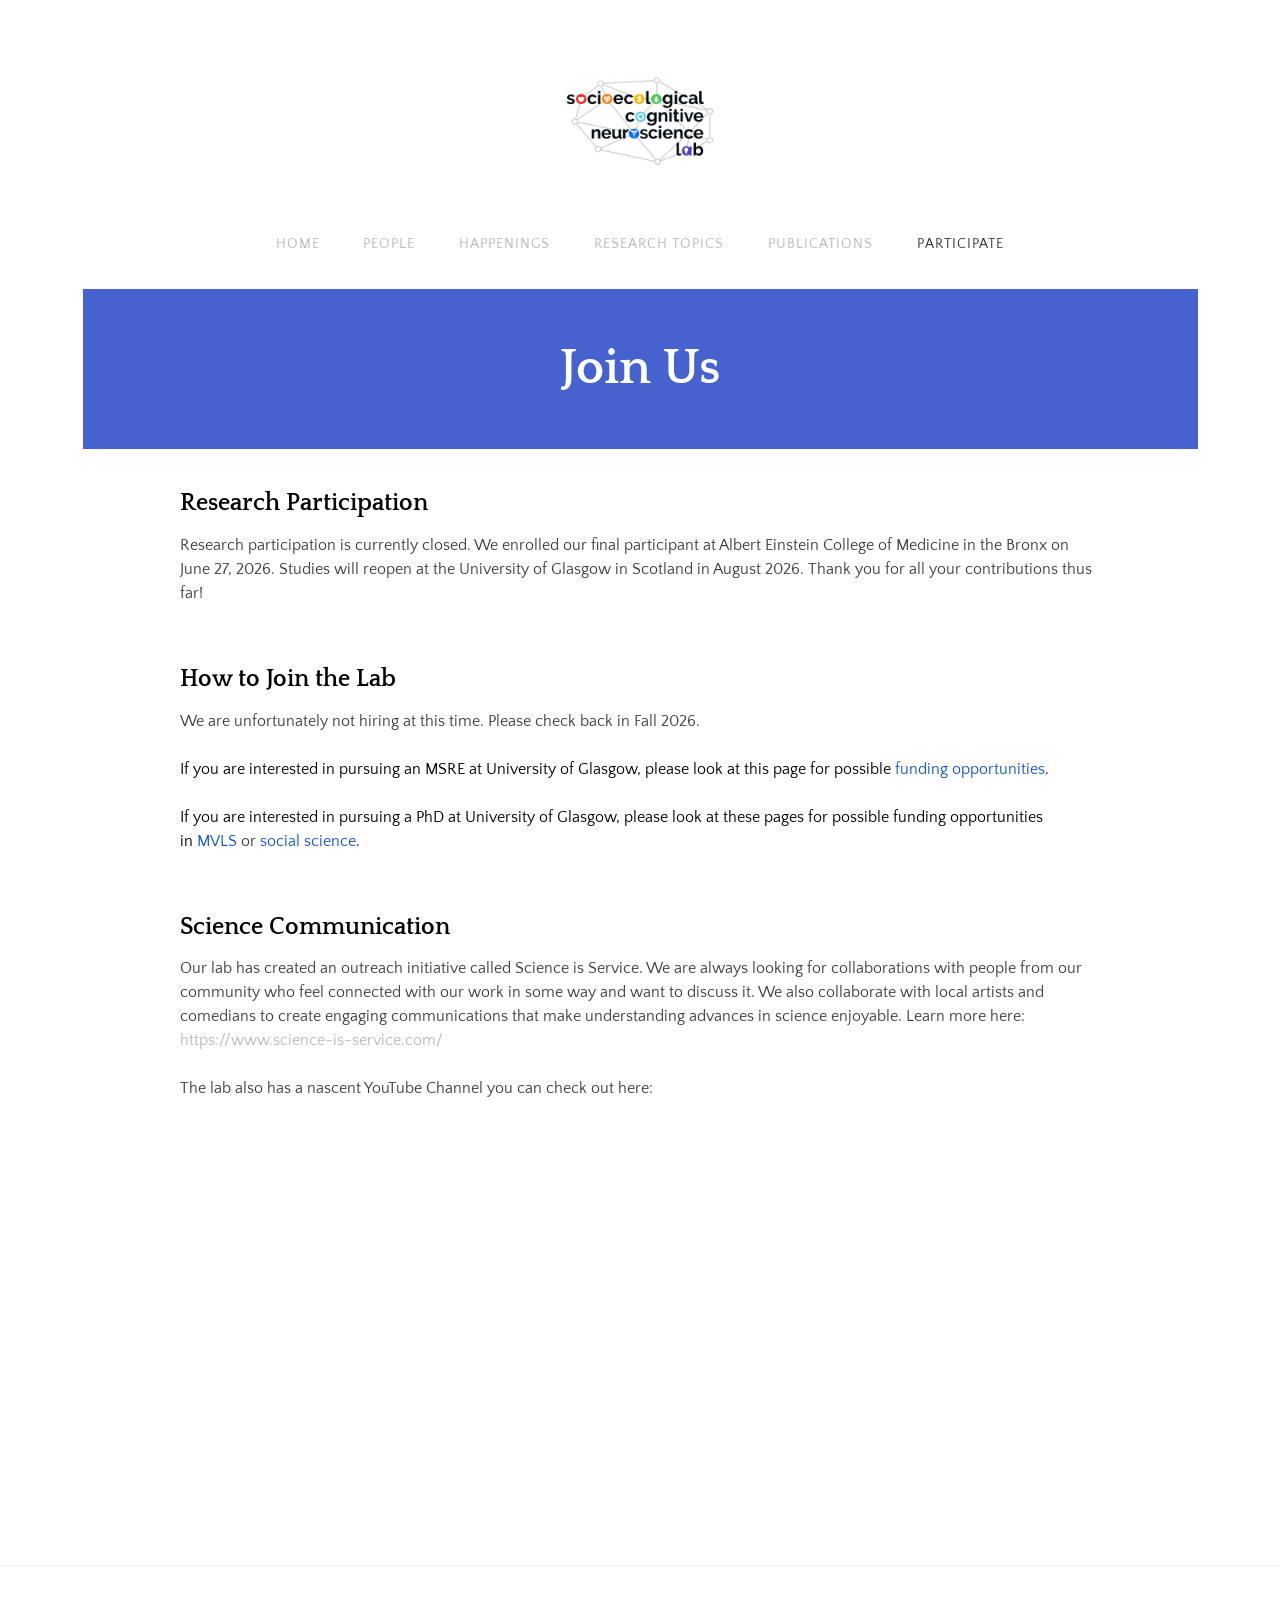
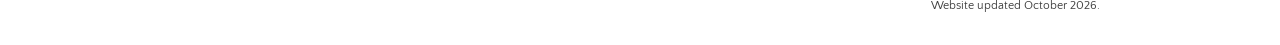
<file: participate.html>
<!DOCTYPE html>
<html lang="en">
<head>
  <meta charset="utf-8">
  <meta name="viewport" content="width=device-width, initial-scale=1">
  <title>Participate - SOCIOECOLOGICAL NEUROSCIENCE LAB</title>
  <meta property="og:site_name" content="SOCIOECOLOGICAL NEUROSCIENCE LAB">
  <meta property="og:title" content="Participate - SOCIOECOLOGICAL NEUROSCIENCE LAB">
  <meta property="og:image" content="https://www.socioecologicalneuroscience.com/uploads/1/4/5/0/145033599/sociolab-logo-02_orig.png">
  <link rel="icon" href="uploads/1/4/5/0/145033599/sociolab-logo-02_orig.png">
  <link rel="preconnect" href="https://fonts.googleapis.com">
  <link rel="preconnect" href="https://fonts.gstatic.com" crossorigin>
  <link rel="stylesheet" href="https://fonts.googleapis.com/css2?family=Quattrocento:wght@400;700&family=Quattrocento+Sans:ital,wght@0,400;0,700;1,400&display=swap">
  <link rel="stylesheet" href="assets/style.css">
</head>
<body class="page-participate">
  <header class="site-header">
    <div class="container">
      <a class="logo" href="index.html"><img src="uploads/1/4/5/0/145033599/sociolab-logo-02_orig.png" alt="SOCIOECOLOGICAL NEUROSCIENCE LAB"></a>
      <button class="hamburger" type="button" aria-label="Menu" aria-expanded="false" aria-controls="site-nav"><span></span></button>
    </div>
    <nav class="nav" id="site-nav" aria-label="Main">
      <ul>
        <li><a href="index.html">Home</a></li>
        <li><a href="people.html">People</a></li>
        <li><a href="happenings.html">Happenings</a></li>
        <li><a href="research-topics.html">Research Topics</a></li>
        <li><a href="publications.html">Publications</a></li>
        <li class="active"><a href="participate.html" aria-current="page">Participate</a></li>
      </ul>
    </nav>
  </header>
<div class="banner-wrap"><div class="banner" style="background-color:#4562cf"><div class="container"><h2 class="wsite-content-title">Join Us</h2></div></div></div>
  <main class="content-wrap">

<div class="wsite-section-wrap">
<div class="wsite-section wsite-body-section wsite-background-7">
<div class="wsite-section-content">
<div class="container">
<div class="wsite-section-elements">
<h2 class="wsite-content-title">Research Participation</h2>
<div class="paragraph">Research participation is currently closed. We enrolled our final participant at Albert Einstein College of Medicine in the Bronx on June 27, 2026. Studies will reopen at the University of Glasgow in Scotland in August 2026. Thank you for all your contributions thus far!</div>
<div class="wsite-spacer" style="height:50px;"></div>
<h2 class="wsite-content-title">How to Join the Lab</h2>
<div class="paragraph">We are unfortunately not hiring at this time. Please check back in Fall 2026.<br/><br/><span><span style="color:rgb(0, 0, 0)">If you are interested in pursuing an MSRE at University of Glasgow, please look at this page for possible </span><a href="https://www.gla.ac.uk/postgraduate/taught/psychologicalscienceresearchmethodsof/#fundingopportunities"><span style="color:rgb(17, 85, 204)">funding opportunities</span></a><span style="color:rgb(0, 0, 0)">.</span></span><br/><br/><span><span style="color:rgb(0, 0, 0)">If you are interested in pursuing a PhD </span></span><span style="color:rgb(0, 0, 0)">at University of Glasgow</span><span><span style="color:rgb(0, 0, 0)">, please look at these pages for possible funding opportunities in </span><a href="https://www.gla.ac.uk/colleges/mvls/graduateschool/phd-research-opportunities/funded-research-opportunities/fundingopportunities/"><span style="color:rgb(17, 85, 204)">MVLS</span></a> or<span style="color:rgb(0, 0, 0)"> </span><a href="https://www.gla.ac.uk/colleges/socialsciences/studentfundingopportunities/postgraduateresearch/"><span style="color:rgb(17, 85, 204)">social science</span></a><font color="#000000">.</font></span><br/></div>
<div class="wsite-spacer" style="height:50px;"></div>
<h2 class="wsite-content-title">Science Communication</h2>
<div class="paragraph">Our lab has created an outreach initiative called Science is Service. We are always looking for collaborations with people from our community who feel connected with our work in some way and want to discuss it. We also collaborate with local artists and comedians to create engaging communications that make understanding advances in science enjoyable. Learn more here: ​<a href="https://www.science-is-service.com/" target="_blank">https://www.science-is-service.com/<br/><br/></a>The lab also has a nascent YouTube Channel you can check out here:<br/></div>
<div class="wsite-youtube" style="margin-bottom:10px;margin-top:10px;"><div class="wsite-youtube-wrapper wsite-youtube-size-auto wsite-youtube-align-center">
<div class="wsite-youtube-container">
<iframe allowfullscreen="" frameborder="0" src="https://www.youtube.com/embed/ppMRyCX8s2g"></iframe>
</div>
</div></div>
</div>
</div>
</div>
</div>
</div>

  </main>
  <footer class="footer-wrap">
    <div class="container footer">
      <p>Website updated October 2026.</p>
    </div>
  </footer>
  <script src="assets/site.js"></script>
</body>
</html>
</file>
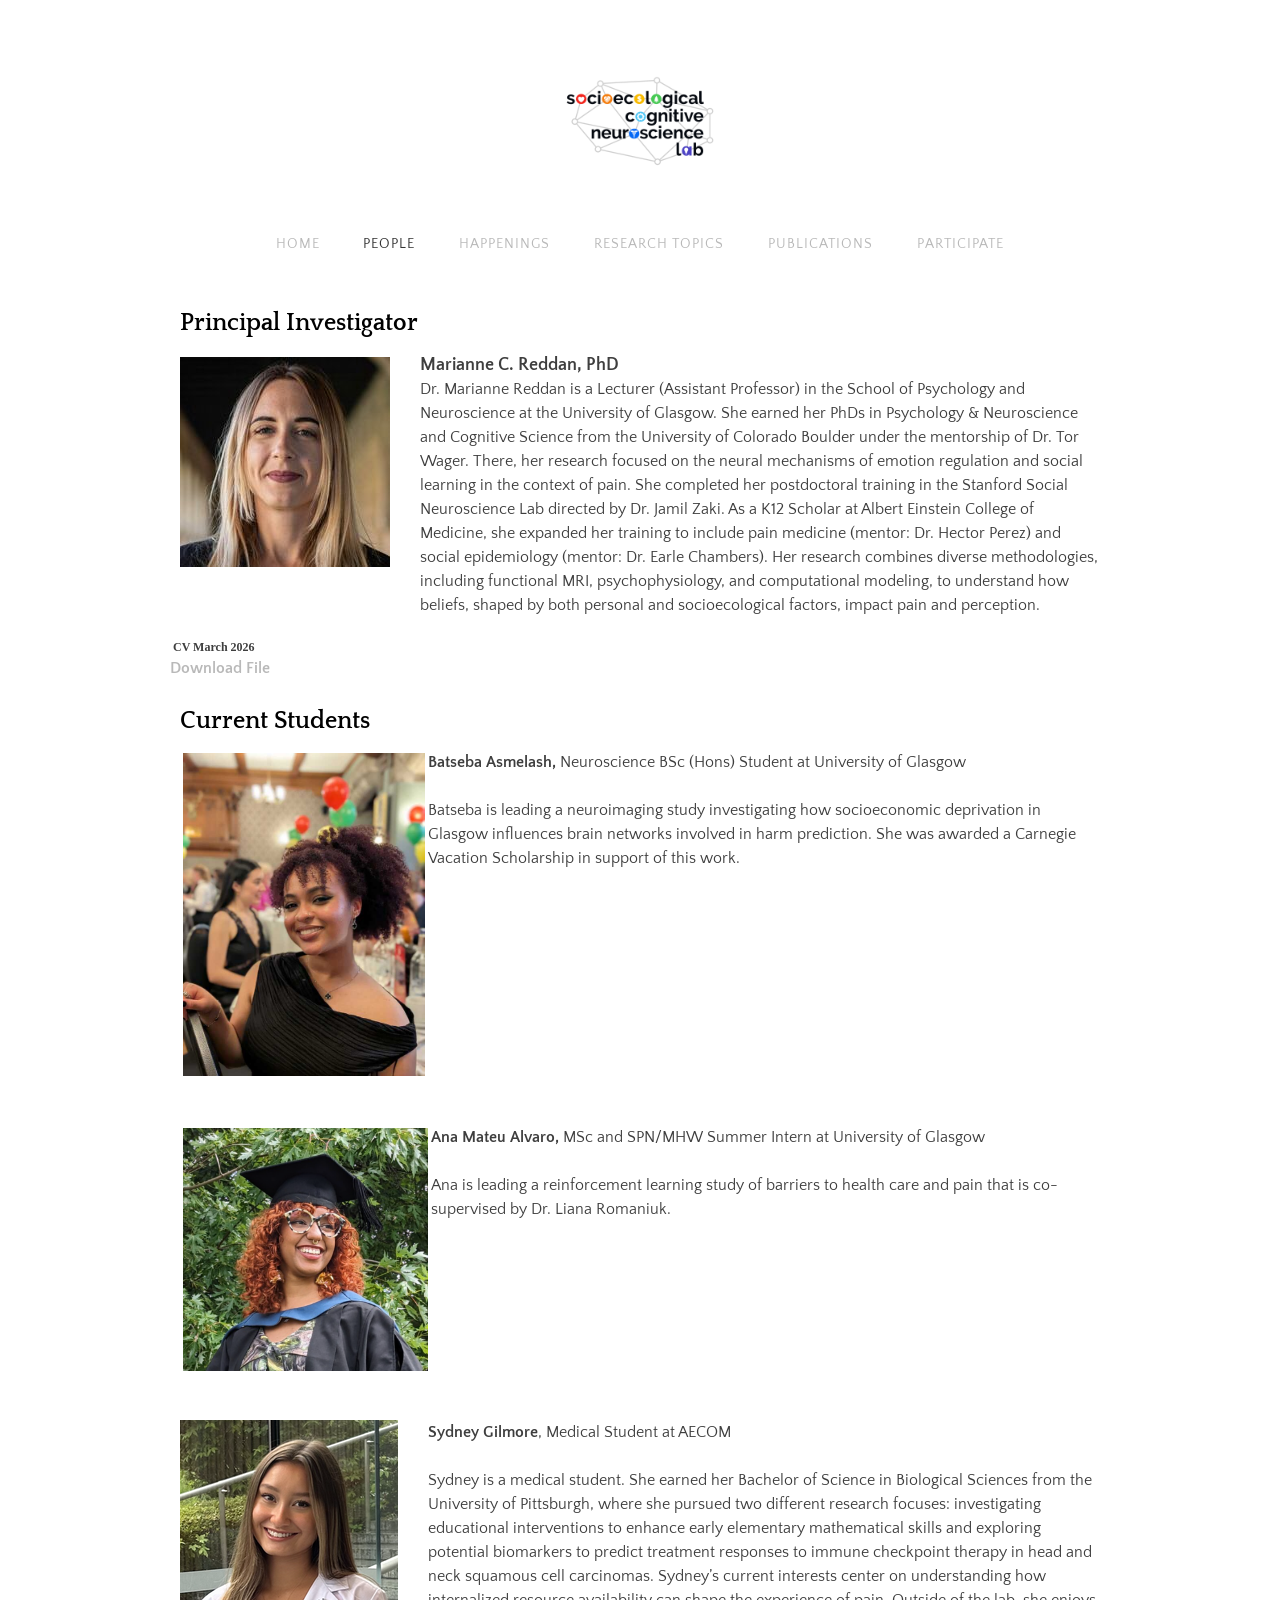
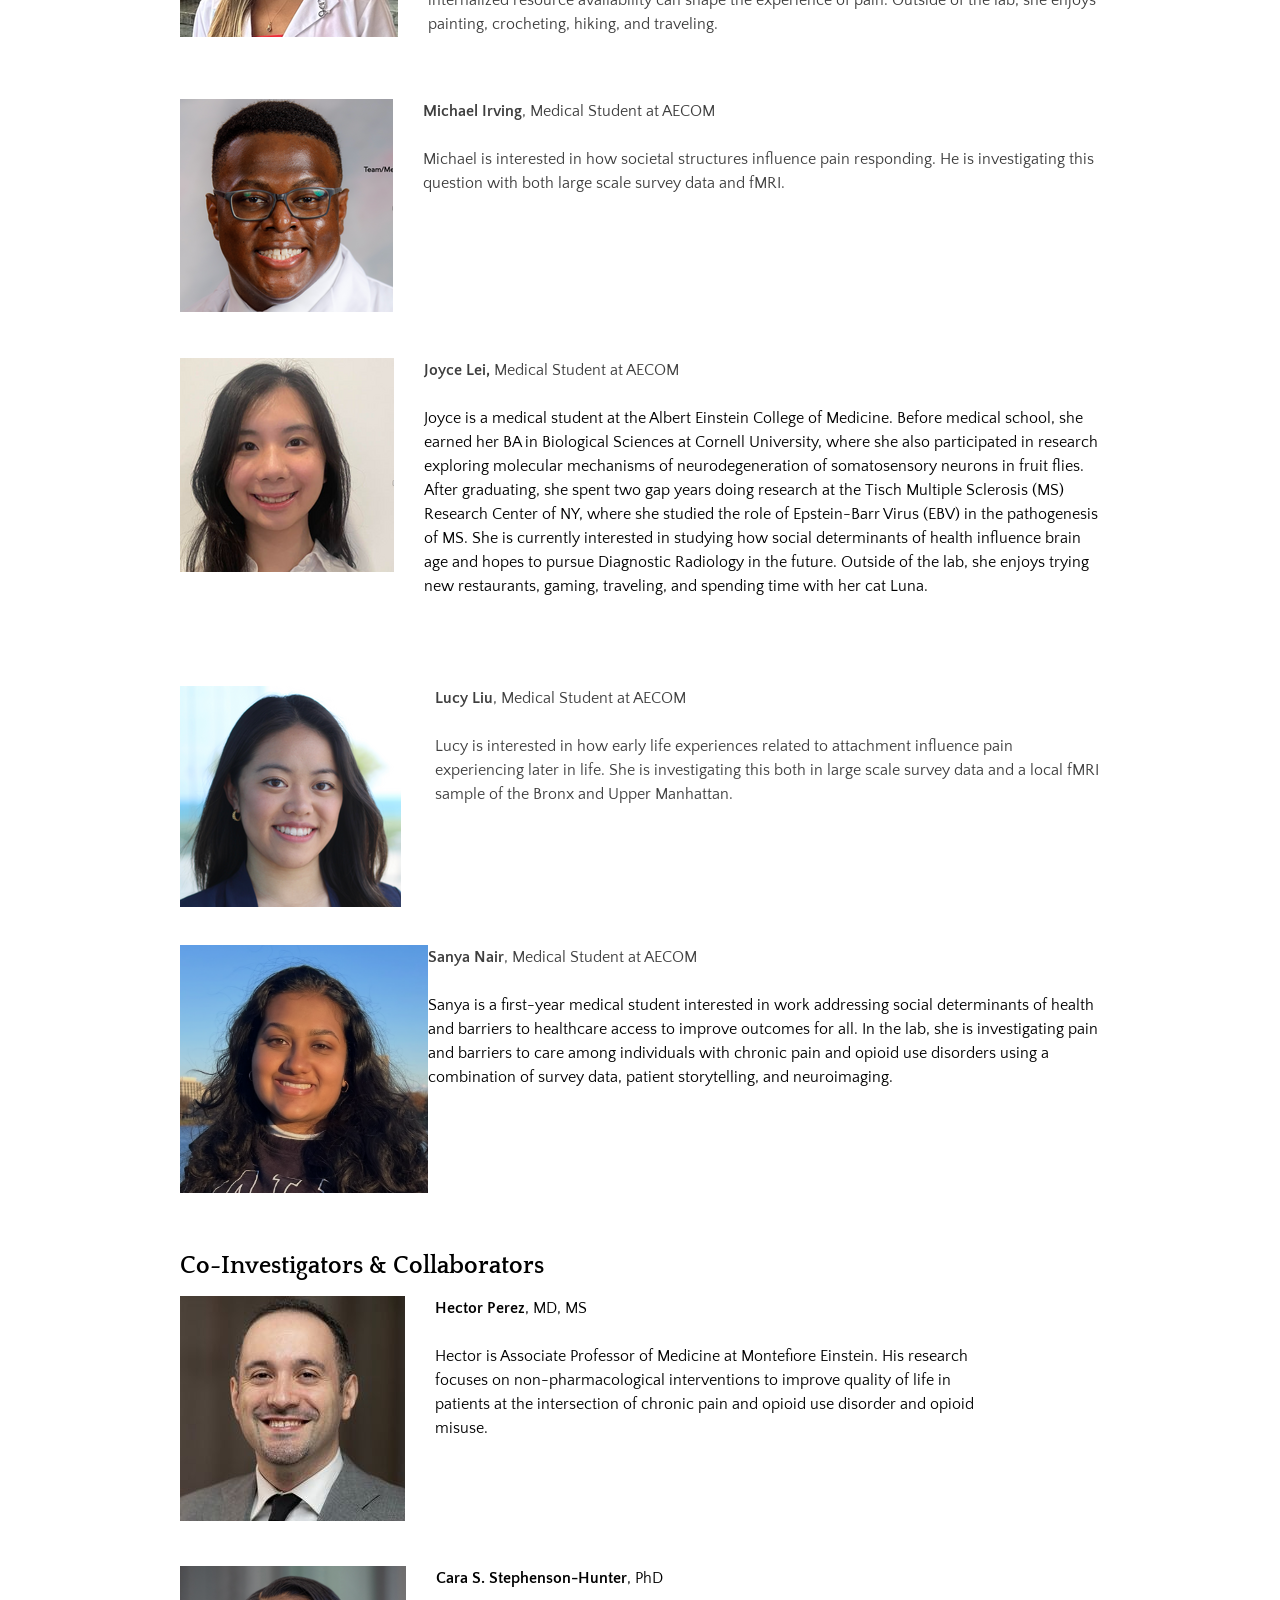
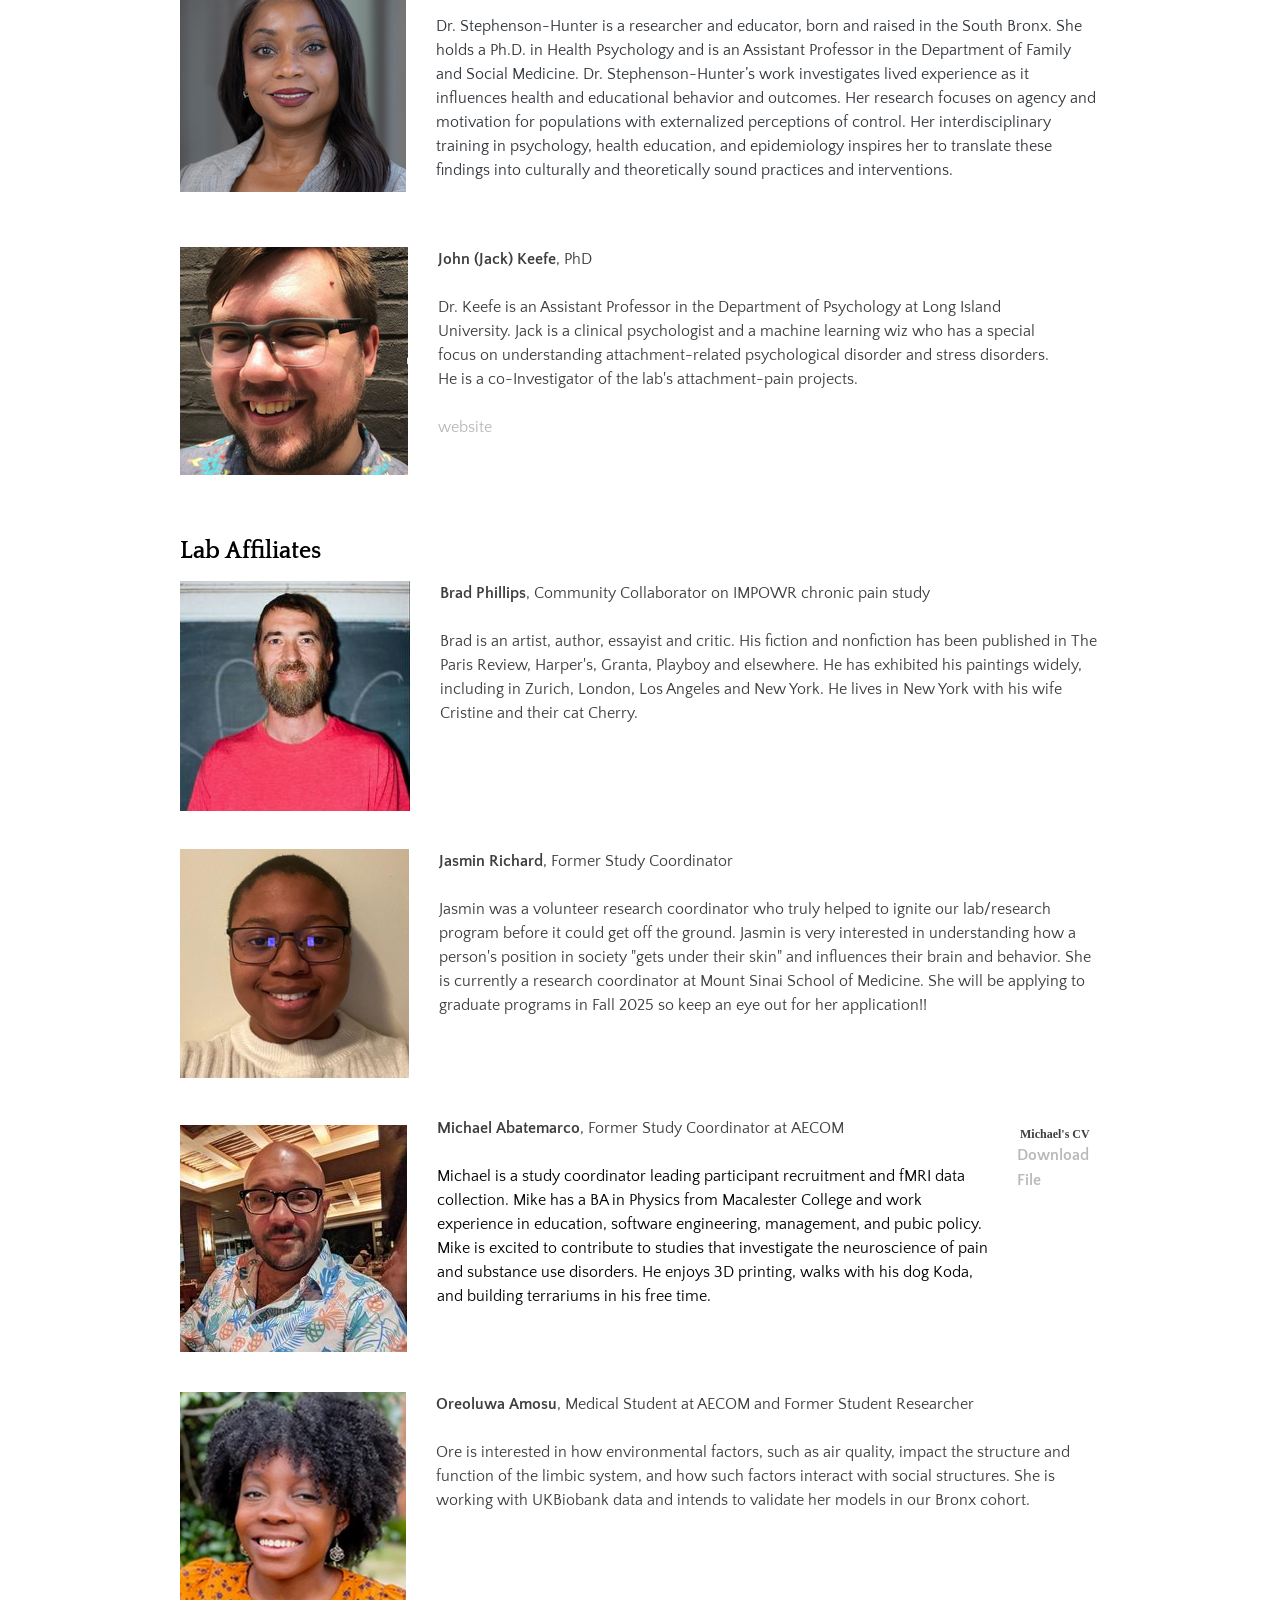
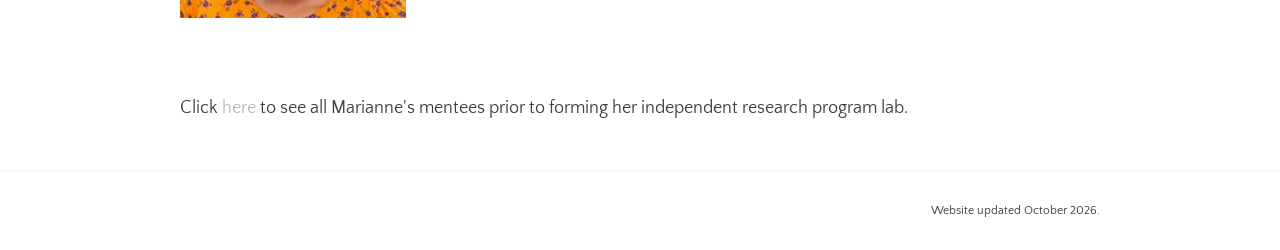
<file: people.html>
<!DOCTYPE html>
<html lang="en">
<head>
  <meta charset="utf-8">
  <meta name="viewport" content="width=device-width, initial-scale=1">
  <title>People - SOCIOECOLOGICAL NEUROSCIENCE LAB</title>
  <meta property="og:site_name" content="SOCIOECOLOGICAL NEUROSCIENCE LAB">
  <meta property="og:title" content="People - SOCIOECOLOGICAL NEUROSCIENCE LAB">
  <meta property="og:image" content="https://www.socioecologicalneuroscience.com/uploads/1/4/5/0/145033599/sociolab-logo-02_orig.png">
  <link rel="icon" href="uploads/1/4/5/0/145033599/sociolab-logo-02_orig.png">
  <link rel="preconnect" href="https://fonts.googleapis.com">
  <link rel="preconnect" href="https://fonts.gstatic.com" crossorigin>
  <link rel="stylesheet" href="https://fonts.googleapis.com/css2?family=Quattrocento:wght@400;700&family=Quattrocento+Sans:ital,wght@0,400;0,700;1,400&display=swap">
  <link rel="stylesheet" href="assets/style.css">
</head>
<body class="page-people">
  <header class="site-header">
    <div class="container">
      <a class="logo" href="index.html"><img src="uploads/1/4/5/0/145033599/sociolab-logo-02_orig.png" alt="SOCIOECOLOGICAL NEUROSCIENCE LAB"></a>
      <button class="hamburger" type="button" aria-label="Menu" aria-expanded="false" aria-controls="site-nav"><span></span></button>
    </div>
    <nav class="nav" id="site-nav" aria-label="Main">
      <ul>
        <li><a href="index.html">Home</a></li>
        <li class="active"><a href="people.html" aria-current="page">People</a></li>
        <li><a href="happenings.html">Happenings</a></li>
        <li><a href="research-topics.html">Research Topics</a></li>
        <li><a href="publications.html">Publications</a></li>
        <li><a href="participate.html">Participate</a></li>
      </ul>
    </nav>
  </header>

  <main class="content-wrap">

<div class="wsite-section-wrap">
<div class="wsite-section wsite-body-section wsite-background-4">
<div class="wsite-section-content">
<div class="container">
<div class="wsite-section-elements">
<h2 class="wsite-content-title">Principal Investigator</h2>
<span class="imgPusher" style="float:left;height:0px"></span><span style="display: table;width:240px;position:relative;float:left;max-width:100%;;clear:left;margin-top:4px;*margin-top:8px"><a><img alt="Picture" class="galleryImageBorder wsite-image" loading="lazy" src="uploads/1/4/5/0/145033599/headshot-marianne-reddan.jpeg" style="margin-top: 0px; margin-bottom: 20px; margin-left: 0px; margin-right: 30px; border-width:0; max-width:100%"/></a><span class="wsite-caption" style="display: table-caption; caption-side: bottom; font-size: 90%; margin-top: -20px; margin-bottom: 20px; text-align: center;"></span></span>
<div class="paragraph" style="display:block;"><strong><font size="4">Marianne C. Reddan, PhD </font></strong><br/>Dr. Marianne Reddan is a Lecturer (Assistant Professor) in the School of Psychology and Neuroscience at the University of Glasgow. She earned her PhDs in Psychology &amp; Neuroscience and Cognitive Science from the University of Colorado Boulder under the mentorship of Dr. Tor Wager. There, her research focused on the neural mechanisms of emotion regulation and social learning in the context of pain. She completed her postdoctoral training in the Stanford Social Neuroscience Lab directed by Dr. Jamil Zaki. As a K12 Scholar at Albert Einstein College of Medicine, she expanded her training to include pain medicine (mentor: Dr. Hector Perez) and social epidemiology (mentor: Dr. Earle Chambers). Her research combines diverse methodologies, including functional MRI, psychophysiology, and computational modeling, to understand how beliefs, shaped by both personal and socioecological factors, impact pain and perception.</div>
<hr style="width:100%;clear:both;visibility:hidden;"/>
<div><div style="margin: 10px 0 0 -10px">
<div style="float: left; text-align: left; position: relative;"><table style="font-size: 12px; font-family: tahoma; line-height: .9;"><tr><td colspan="2"><b> CV March 2026</b></td></tr><tr style="display: none;"><td>File Size:  </td><td>253 kb</td></tr><tr style="display: none;"><td>File Type:  </td><td> pdf</td></tr></table><a href="uploads/1/4/5/0/145033599/reddan_cv_march2026.pdf" style="font-weight: bold;" title="Download file: CV March 2026">Download File</a></div>
</div>
<hr style="clear: both; width: 100%; visibility: hidden"/></div>
<div class="wsite-spacer" style="height:16px;"></div>
<h2 class="wsite-content-title">Current Students</h2>
<span class="imgPusher" style="float:left;height:0px"></span><span style="display: table;width:248px;position:relative;float:left;max-width:100%;;clear:left;margin-top:0px;*margin-top:0px"><a><img alt="Picture" class="galleryImageBorder wsite-image" loading="lazy" src="uploads/1/4/5/0/145033599/img-20260515-wa0033_orig.jpg" style="margin-top: 0px; margin-bottom: 0px; margin-left: 0px; margin-right: 30px; border-width:1px;padding:3px; max-width:100%"/></a><span class="wsite-caption" style="display: table-caption; caption-side: bottom; font-size: 90%; margin-top: -0px; margin-bottom: 0px; text-align: center;"></span></span>
<div class="paragraph" style="display:block;"><strong>Batseba Asmelash, </strong>Neuroscience BSc (Hons) Student at University of Glasgow<br/><br/><span>Batseba is leading a neuroimaging study investigating how socioeconomic deprivation in Glasgow influences brain networks involved in harm prediction. She was awarded a Carnegie Vacation Scholarship in support of this work.</span></div>
<hr style="width:100%;clear:both;visibility:hidden;"/>
<div class="wsite-spacer" style="height:18px;"></div>
<span class="imgPusher" style="float:left;height:0px"></span><span style="display: table;width:251px;position:relative;float:left;max-width:100%;;clear:left;margin-top:0px;*margin-top:0px"><a><img alt="Picture" class="galleryImageBorder wsite-image" loading="lazy" src="uploads/1/4/5/0/145033599/screenshot-2026-07-01-at-1-58-33-pm_orig.png" style="margin-top: 0px; margin-bottom: 0px; margin-left: 0px; margin-right: 30px; border-width:1px;padding:3px; max-width:100%"/></a><span class="wsite-caption" style="display: table-caption; caption-side: bottom; font-size: 90%; margin-top: -0px; margin-bottom: 0px; text-align: center;"></span></span>
<div class="paragraph" style="display:block;"><strong>Ana Mateu Alvaro,</strong> MSc and SPN/MHW Summer Intern at University of Glasgow<br/><br/><span>Ana is leading a reinforcement learning study of barriers to health care and pain that is co-supervised by Dr. Liana Romaniuk.</span></div>
<hr style="width:100%;clear:both;visibility:hidden;"/>
<div class="wsite-spacer" style="height:18px;"></div>
<span class="imgPusher" style="float:left;height:0px"></span><span style="display: table;width:248px;position:relative;float:left;max-width:100%;;clear:left;margin-top:0px;*margin-top:0px"><a><img alt="Picture" class="galleryImageBorder wsite-image" loading="lazy" src="uploads/1/4/5/0/145033599/screen-shot-2024-12-05-at-11-06-07-am.png" style="margin-top: 0px; margin-bottom: 10px; margin-left: 0px; margin-right: 30px; border-width:0; max-width:100%"/></a><span class="wsite-caption" style="display: table-caption; caption-side: bottom; font-size: 90%; margin-top: -10px; margin-bottom: 10px; text-align: center;"></span></span>
<div class="paragraph" style="display:block;"><strong>Sydney Gilmore</strong>, Medical Student at AECOM<br/><br/><span>Sydney is a medical student. She earned her Bachelor of Science in Biological Sciences from the University of Pittsburgh, where she pursued two different research focuses: investigating educational interventions to enhance early elementary mathematical skills and exploring potential biomarkers to predict treatment responses to immune checkpoint therapy in head and neck squamous cell carcinomas. Sydney’s current interests center on understanding how internalized resource availability can shape the experience of pain. Outside of the lab, she enjoys painting, crocheting, hiking, and traveling. </span></div>
<hr style="width:100%;clear:both;visibility:hidden;"/>
<div class="wsite-spacer" style="height:24px;"></div>
<span class="imgPusher" style="float:left;height:0px"></span><span style="display: table;width:243px;position:relative;float:left;max-width:100%;;clear:left;margin-top:0px;*margin-top:0px"><a><img alt="Picture" class="galleryImageBorder wsite-image" loading="lazy" src="uploads/1/4/5/0/145033599/screen-shot-2024-11-25-at-6-37-23-pm.png" style="margin-top: 0px; margin-bottom: 0px; margin-left: 0px; margin-right: 30px; border-width:0; max-width:100%"/></a><span class="wsite-caption" style="display: table-caption; caption-side: bottom; font-size: 90%; margin-top: -0px; margin-bottom: 0px; text-align: center;"></span></span>
<div class="paragraph" style="display:block;"><strong>Michael Irving</strong>, Medical Student <span>at AECOM</span><br/><br/>Michael is interested in how societal structures influence pain responding. He is investigating this question with both large scale survey data and fMRI.</div>
<hr style="width:100%;clear:both;visibility:hidden;"/>
<div class="wsite-spacer" style="height:18px;"></div>
<span class="imgPusher" style="float:left;height:0px"></span><span style="display: table;width:244px;position:relative;float:left;max-width:100%;;clear:left;margin-top:0px;*margin-top:0px"><a><img alt="Picture" class="galleryImageBorder wsite-image" loading="lazy" src="uploads/1/4/5/0/145033599/screen-shot-2024-11-25-at-6-37-52-pm.png" style="margin-top: 0px; margin-bottom: 50px; margin-left: 0px; margin-right: 30px; border-width:0; max-width:100%"/></a><span class="wsite-caption" style="display: table-caption; caption-side: bottom; font-size: 90%; margin-top: -50px; margin-bottom: 50px; text-align: center;"></span></span>
<div class="paragraph" style="display:block;"><strong>Joyce Lei,</strong> Medical Student ​<span>at AECOM</span><br/><br/><span style="color:black">Joyce is a medical student at the Albert Einstein College of Medicine. Before medical school, she earned her BA in Biological Sciences at Cornell University, where she also participated in research exploring molecular mechanisms of neurodegeneration of somatosensory neurons in fruit flies. After graduating, she spent two gap years doing research at the Tisch Multiple Sclerosis (MS) Research Center of NY, where she studied the role of Epstein-Barr Virus (EBV) in the pathogenesis of MS. She is currently interested in studying how social determinants of health influence brain age and hopes to pursue Diagnostic Radiology in the future. Outside of the lab, she enjoys trying new restaurants, gaming, traveling, and spending time with her cat Luna. </span></div>
<hr style="width:100%;clear:both;visibility:hidden;"/>
<div class="wsite-spacer" style="height:10px;"></div>
<div class="wsite-spacer" style="height:26px;"></div>
<span class="imgPusher" style="float:left;height:0px"></span><span style="display: table;width:255px;position:relative;float:left;max-width:100%;;clear:left;margin-top:0px;*margin-top:0px"><a><img alt="Picture" class="galleryImageBorder wsite-image" loading="lazy" src="uploads/1/4/5/0/145033599/screen-shot-2024-11-25-at-6-38-32-pm.png" style="margin-top: 0px; margin-bottom: 0px; margin-left: 0px; margin-right: 30px; border-width:0; max-width:100%"/></a><span class="wsite-caption" style="display: table-caption; caption-side: bottom; font-size: 90%; margin-top: -0px; margin-bottom: 0px; text-align: center;"></span></span>
<div class="paragraph" style="display:block;"><strong>Lucy Liu</strong>, Medical Student <span>at AECOM</span><br/><br/>Lucy is interested in how early life experiences related to attachment influence pain experiencing later in life. She is investigating this both in large scale survey data and a local fMRI sample of the Bronx and Upper Manhattan.</div>
<hr style="width:100%;clear:both;visibility:hidden;"/>
<div class="wsite-spacer" style="height:10px;"></div>
<span class="imgPusher" style="float:left;height:0px"></span><span style="display: table;width:248px;position:relative;float:left;max-width:100%;;clear:left;margin-top:0px;*margin-top:0px"><a><img alt="Picture" class="galleryImageBorder wsite-image" loading="lazy" src="uploads/1/4/5/0/145033599/sanya_orig.png" style="margin-top: 0px; margin-bottom: 0px; margin-left: 0px; margin-right: 30px; border-width:0; max-width:100%"/></a><span class="wsite-caption" style="display: table-caption; caption-side: bottom; font-size: 90%; margin-top: -0px; margin-bottom: 0px; text-align: center;"></span></span>
<div class="paragraph" style="display:block;"><strong>Sanya Nair</strong>, Medical Student ​<span>at AECOM</span><br/><br/><span style="color:rgb(0, 0, 0)">Sanya is a first-year medical student interested in work addressing social determinants of health and barriers to healthcare access to improve outcomes for all. In the lab, she is investigating pain and barriers to care among individuals with chronic pain and opioid use disorders using a combination of survey data, patient storytelling, and neuroimaging.</span></div>
<hr style="width:100%;clear:both;visibility:hidden;"/>
<div class="wsite-spacer" style="height:31px;"></div>
<h2 class="wsite-content-title">Co-Investigators &amp; Collaborators</h2>
<div><div class="wsite-multicol"><div class="wsite-multicol-table-wrap" style="margin:0 -15px;">
<table class="wsite-multicol-table">
<tbody class="wsite-multicol-tbody">
<tr class="wsite-multicol-tr">
<td class="wsite-multicol-col" style="width:90.174059517125%; padding:0 15px;">
<span class="imgPusher" style="float:left;height:0px"></span><span style="display: table;width:255px;position:relative;float:left;max-width:100%;;clear:left;margin-top:0px;*margin-top:0px"><a><img alt="Picture" class="galleryImageBorder wsite-image" loading="lazy" src="uploads/1/4/5/0/145033599/14736-hector-perez.jpg" style="margin-top: 0px; margin-bottom: 0px; margin-left: 0px; margin-right: 30px; border-width:0; max-width:100%"/></a><span class="wsite-caption" style="display: table-caption; caption-side: bottom; font-size: 90%; margin-top: -0px; margin-bottom: 0px; text-align: center;"></span></span>
<div class="paragraph" style="display:block;"><span style="color:black"><strong>Hector Perez</strong>, MD, MS<br/><br/>Hector is Associate Professor of Medicine at Montefiore Einstein. His research focuses on non-pharmacological interventions to improve quality of life in patients at the intersection of chronic pain and opioid use disorder and opioid misuse.<br/>​</span></div>
<hr style="width:100%;clear:both;visibility:hidden;"/>
</td> <td class="wsite-multicol-col" style="width:9.8259404828748%; padding:0 15px;">
<div class="wsite-spacer" style="height:50px;"></div>
</td> </tr>
</tbody>
</table>
</div></div></div>
<div class="wsite-spacer" style="height:17px;"></div>
<span class="imgPusher" style="float:left;height:0px"></span><span style="display: table;width:256px;position:relative;float:left;max-width:100%;;clear:left;margin-top:0px;*margin-top:0px"><a><img alt="Picture" class="galleryImageBorder wsite-image" loading="lazy" src="uploads/1/4/5/0/145033599/screenshot-2025-12-02-at-12-59-01-pm.png" style="margin-top: 0px; margin-bottom: 0px; margin-left: 0px; margin-right: 30px; border-width:0; max-width:100%"/></a><span class="wsite-caption" style="display: table-caption; caption-side: bottom; font-size: 90%; margin-top: -0px; margin-bottom: 0px; text-align: center;"></span></span>
<div class="paragraph" style="display:block;"><span style="color:black"><strong>Cara S. Stephenson-Hunter</strong>, PhD</span><br/><br/><span style="color:rgb(51, 56, 62)">Dr. Stephenson-Hunter is a researcher and educator, born and raised in the South Bronx. She holds a Ph.D. in Health Psychology and i</span><span style="color:rgb(51, 56, 62)">s<span> </span></span><span style="color:rgb(51, 56, 62)">an Assistant Professor in the Department of Family and Social Medicine.</span><span style="color:rgb(51, 56, 62)"> Dr. Stephenson-Hunter’s work investigates lived experience as it influences health and educational behavior and outcomes. Her research focuses on agency and motivation for populations with externalized perceptions of control. Her interdisciplinary training in psychology, health education, and epidemiology inspires her to translate these findings into culturally and theoretically sound practices and interventions.</span><br/></div>
<hr style="width:100%;clear:both;visibility:hidden;"/>
<div class="wsite-spacer" style="height:17px;"></div>
<div class="wsite-spacer" style="height:10px;"></div>
<div><div class="wsite-multicol"><div class="wsite-multicol-table-wrap" style="margin:0 -15px;">
<table class="wsite-multicol-table">
<tbody class="wsite-multicol-tbody">
<tr class="wsite-multicol-tr">
<td class="wsite-multicol-col" style="width:96.688741721854%; padding:0 15px;">
<span class="imgPusher" style="float:left;height:0px"></span><span style="display: table;width:258px;position:relative;float:left;max-width:100%;;clear:left;margin-top:0px;*margin-top:0px"><a><img alt="Picture" class="galleryImageBorder wsite-image" loading="lazy" src="uploads/1/4/5/0/145033599/screen-shot-2024-11-25-at-6-29-10-pm.png" style="margin-top: 0px; margin-bottom: 0px; margin-left: 0px; margin-right: 30px; border-width:0; max-width:100%"/></a><span class="wsite-caption" style="display: table-caption; caption-side: bottom; font-size: 90%; margin-top: -0px; margin-bottom: 0px; text-align: center;"></span></span>
<div class="paragraph" style="display:block;"><strong>John (Jack) Keefe</strong>, PhD<br/><br/>Dr. Keefe is an Assistant Professor in the Department of Psychology at Long Island University. Jack is a clinical psychologist and a machine learning wiz who has a special focus on understanding attachment-related psychological disorder and stress disorders. He is a co-Investigator of the lab's attachment-pain projects.<br/><br/><a href="http://www.jack-keefe.com/" target="_blank">website</a></div>
<hr style="width:100%;clear:both;visibility:hidden;"/>
</td> <td class="wsite-multicol-col" style="width:3.3112582781457%; padding:0 15px;">
<div class="wsite-spacer" style="height:50px;"></div>
</td> </tr>
</tbody>
</table>
</div></div></div>
<div class="wsite-spacer" style="height:17px;"></div>
<div class="wsite-spacer" style="height:17px;"></div>
<h2 class="wsite-content-title">Lab Affiliates</h2>
<span class="imgPusher" style="float:left;height:0px"></span><span style="display: table;width:260px;position:relative;float:left;max-width:100%;;clear:left;margin-top:0px;*margin-top:0px"><a><img alt="Picture" class="galleryImageBorder wsite-image" loading="lazy" src="uploads/1/4/5/0/145033599/da-112818-101.jpeg" style="margin-top: 0px; margin-bottom: 0px; margin-left: 0px; margin-right: 30px; border-width:0; max-width:100%"/></a><span class="wsite-caption" style="display: table-caption; caption-side: bottom; font-size: 90%; margin-top: -0px; margin-bottom: 0px; text-align: center;"></span></span>
<div class="paragraph" style="display:block;"><strong>Brad Phillips</strong>, Community Collaborator on IMPOWR chronic pain study<br/><br/>Brad is an artist, author, essayist and critic. His fiction and nonfiction has been published in The Paris Review, Harper's, Granta, Playboy and elsewhere. He has exhibited his paintings widely, including in Zurich, London, Los Angeles and New York. He lives in New York with his wife Cristine and their cat Cherry.</div>
<hr style="width:100%;clear:both;visibility:hidden;"/>
<div class="wsite-spacer" style="height:10px;"></div>
<span class="imgPusher" style="float:left;height:0px"></span><span style="display: table;width:259px;position:relative;float:left;max-width:100%;;clear:left;margin-top:0px;*margin-top:0px"><a><img alt="Picture" class="galleryImageBorder wsite-image" loading="lazy" src="uploads/1/4/5/0/145033599/screen-shot-2024-11-25-at-6-39-05-pm.png" style="margin-top: 0px; margin-bottom: 0px; margin-left: 0px; margin-right: 30px; border-width:0; max-width:100%"/></a><span class="wsite-caption" style="display: table-caption; caption-side: bottom; font-size: 90%; margin-top: -0px; margin-bottom: 0px; text-align: center;"></span></span>
<div class="paragraph" style="display:block;"><strong>Jasmin Richard</strong>, Former Study Coordinator<br/><br/>Jasmin was a volunteer research coordinator who truly helped to ignite our lab/research program before it could get off the ground. Jasmin is very interested in understanding how a person's position in society "gets under their skin" and influences their brain and behavior. She is currently a research coordinator at Mount Sinai School of Medicine. She will be applying to graduate programs in Fall 2025 so keep an eye out for her application!!</div>
<hr style="width:100%;clear:both;visibility:hidden;"/>
<div class="wsite-spacer" style="height:10px;"></div>
<div><div class="wsite-multicol"><div class="wsite-multicol-table-wrap" style="margin:0 -15px;">
<table class="wsite-multicol-table">
<tbody class="wsite-multicol-tbody">
<tr class="wsite-multicol-tr">
<td class="wsite-multicol-col" style="width:89.157894736842%; padding:0 15px;">
<span class="imgPusher" style="float:left;height:0px"></span><span style="display: table;width:257px;position:relative;float:left;max-width:100%;;clear:left;margin-top:9px;*margin-top:18px"><a><img alt="Picture" class="galleryImageBorder wsite-image" loading="lazy" src="uploads/1/4/5/0/145033599/mikeheadshot.jpeg" style="margin-top: 0px; margin-bottom: 0px; margin-left: 0px; margin-right: 30px; border-width:0; max-width:100%"/></a><span class="wsite-caption" style="display: table-caption; caption-side: bottom; font-size: 90%; margin-top: -0px; margin-bottom: 0px; text-align: center;"></span></span>
<div class="paragraph" style="display:block;"><strong>Michael Abatemarco</strong>, Former Study Coordinator at <span>AECOM</span><br/><br/><span><span style="color:rgb(0, 0, 0)">Michael is a study coordinator leading participant recruitment and fMRI data collection. Mike has a BA in Physics from Macalester College and work experience in education, software engineering, management, and pubic policy. Mike is excited to contribute to studies that investigate the neuroscience of pain and substance use disorders. He enjoys 3D printing, walks with his dog Koda, and building terrariums in his free time.</span></span></div>
<hr style="width:100%;clear:both;visibility:hidden;"/>
</td> <td class="wsite-multicol-col" style="width:10.842105263158%; padding:0 15px;">
<div><div style="margin: 10px 0 0 -10px">
<div style="float: left; text-align: left; position: relative;"><table style="font-size: 12px; font-family: tahoma; line-height: .9;"><tr><td colspan="2"><b> Michael's CV</b></td></tr><tr style="display: none;"><td>File Size:  </td><td>146 kb</td></tr><tr style="display: none;"><td>File Type:  </td><td> pdf</td></tr></table><a href="uploads/1/4/5/0/145033599/einstein_resume.pdf" style="font-weight: bold;" title="Download file: Michael's CV">Download File</a></div>
</div>
<hr style="clear: both; width: 100%; visibility: hidden"/></div>
</td> </tr>
</tbody>
</table>
</div></div></div>
<div class="wsite-spacer" style="height:12px;"></div>
<span class="imgPusher" style="float:left;height:0px"></span><span style="display: table;width:256px;position:relative;float:left;max-width:100%;;clear:left;margin-top:0px;*margin-top:0px"><a><img alt="Picture" class="galleryImageBorder wsite-image" loading="lazy" src="uploads/1/4/5/0/145033599/screen-shot-2024-11-25-at-6-39-55-pm.png" style="margin-top: 0px; margin-bottom: 0px; margin-left: 0px; margin-right: 30px; border-width:0; max-width:100%"/></a><span class="wsite-caption" style="display: table-caption; caption-side: bottom; font-size: 90%; margin-top: -0px; margin-bottom: 0px; text-align: center;"></span></span>
<div class="paragraph" style="display:block;"><strong>Oreoluwa Amosu</strong>, Medical Student <span>at AECOM and Former Student Researcher</span><br/><br/>Ore is interested in how environmental factors, such as air quality, impact the structure and function of the limbic system, and how such factors interact with social structures. She is working with UKBiobank data and intends to validate her models in our Bronx cohort.</div>
<hr style="width:100%;clear:both;visibility:hidden;"/>
<div class="wsite-spacer" style="height:50px;"></div>
<div class="paragraph"><font size="4">Click <a href="mentee-history.html" style="" title="">here</a> to see all Marianne's mentees prior to forming her independent research program lab.</font></div>
</div>
</div>
</div>
</div>
</div>

  </main>
  <footer class="footer-wrap">
    <div class="container footer">
      <p>Website updated October 2026.</p>
    </div>
  </footer>
  <script src="assets/site.js"></script>
</body>
</html>
</file>
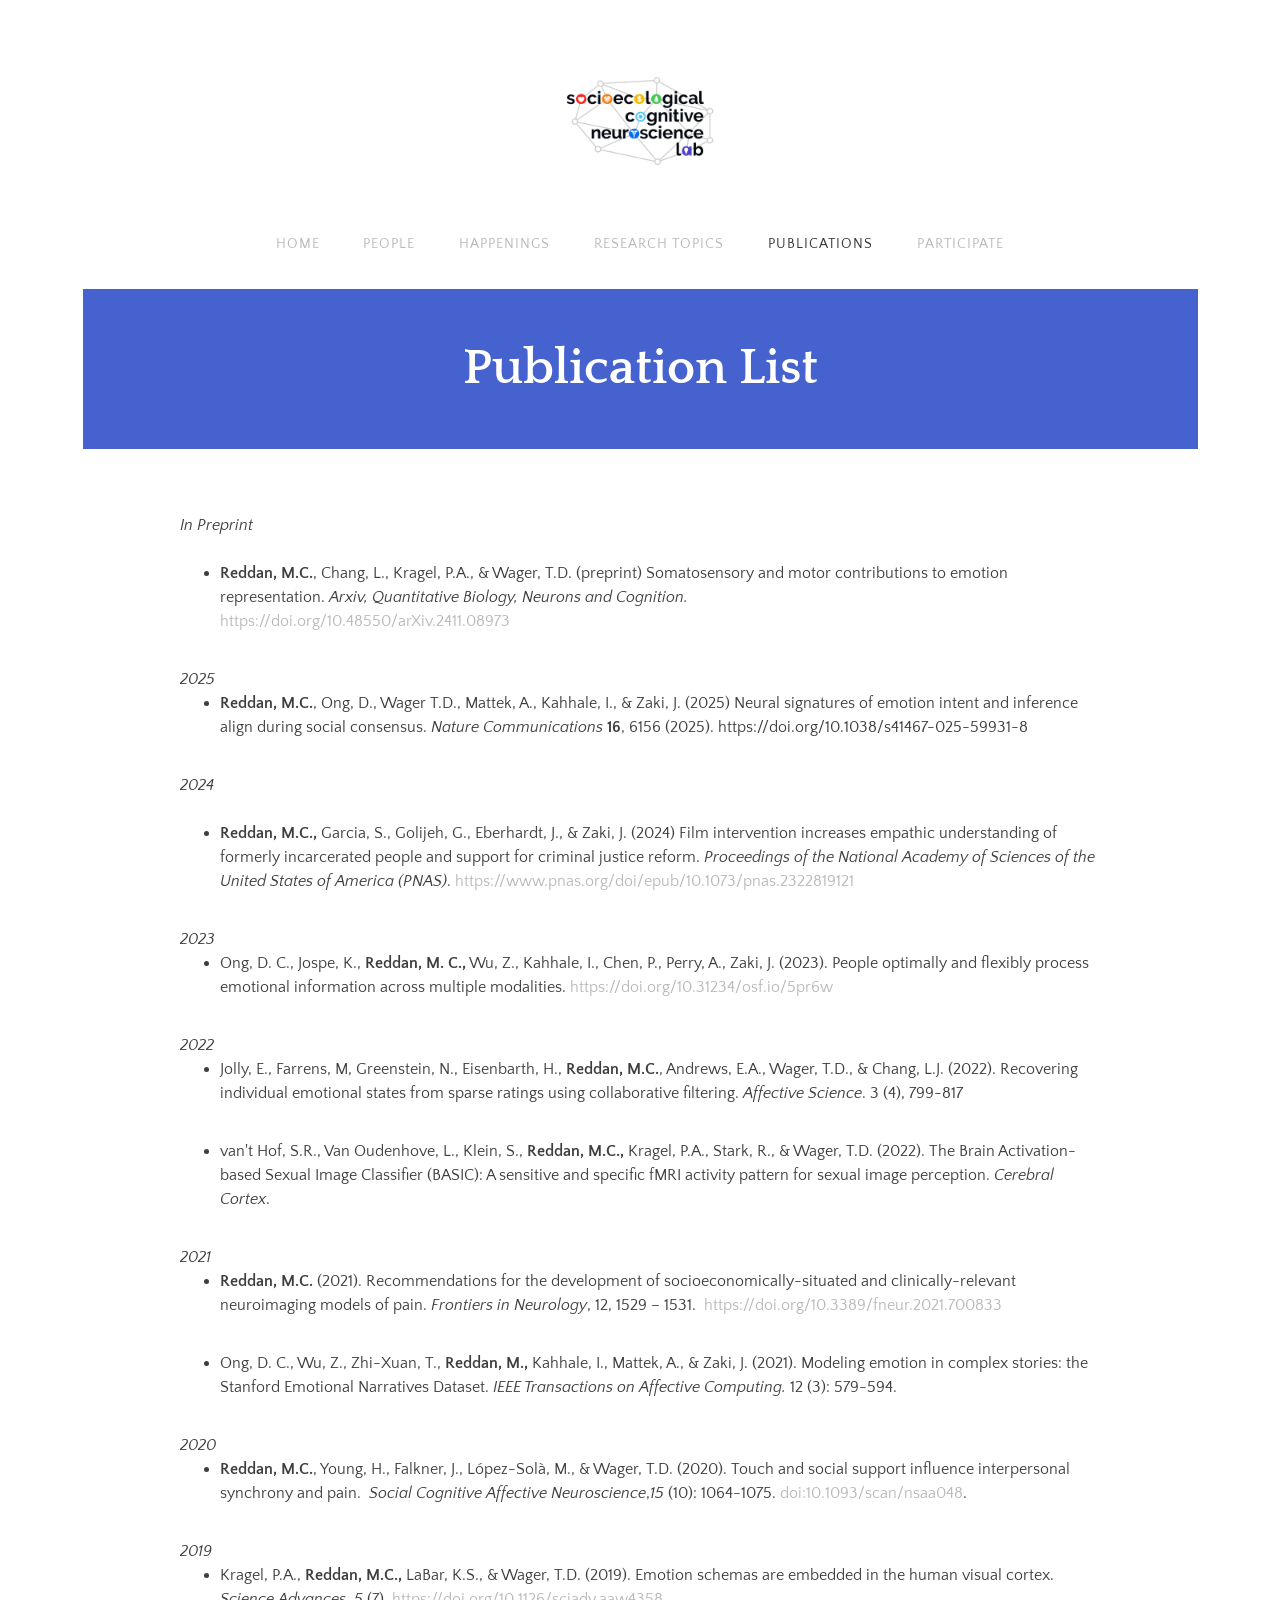
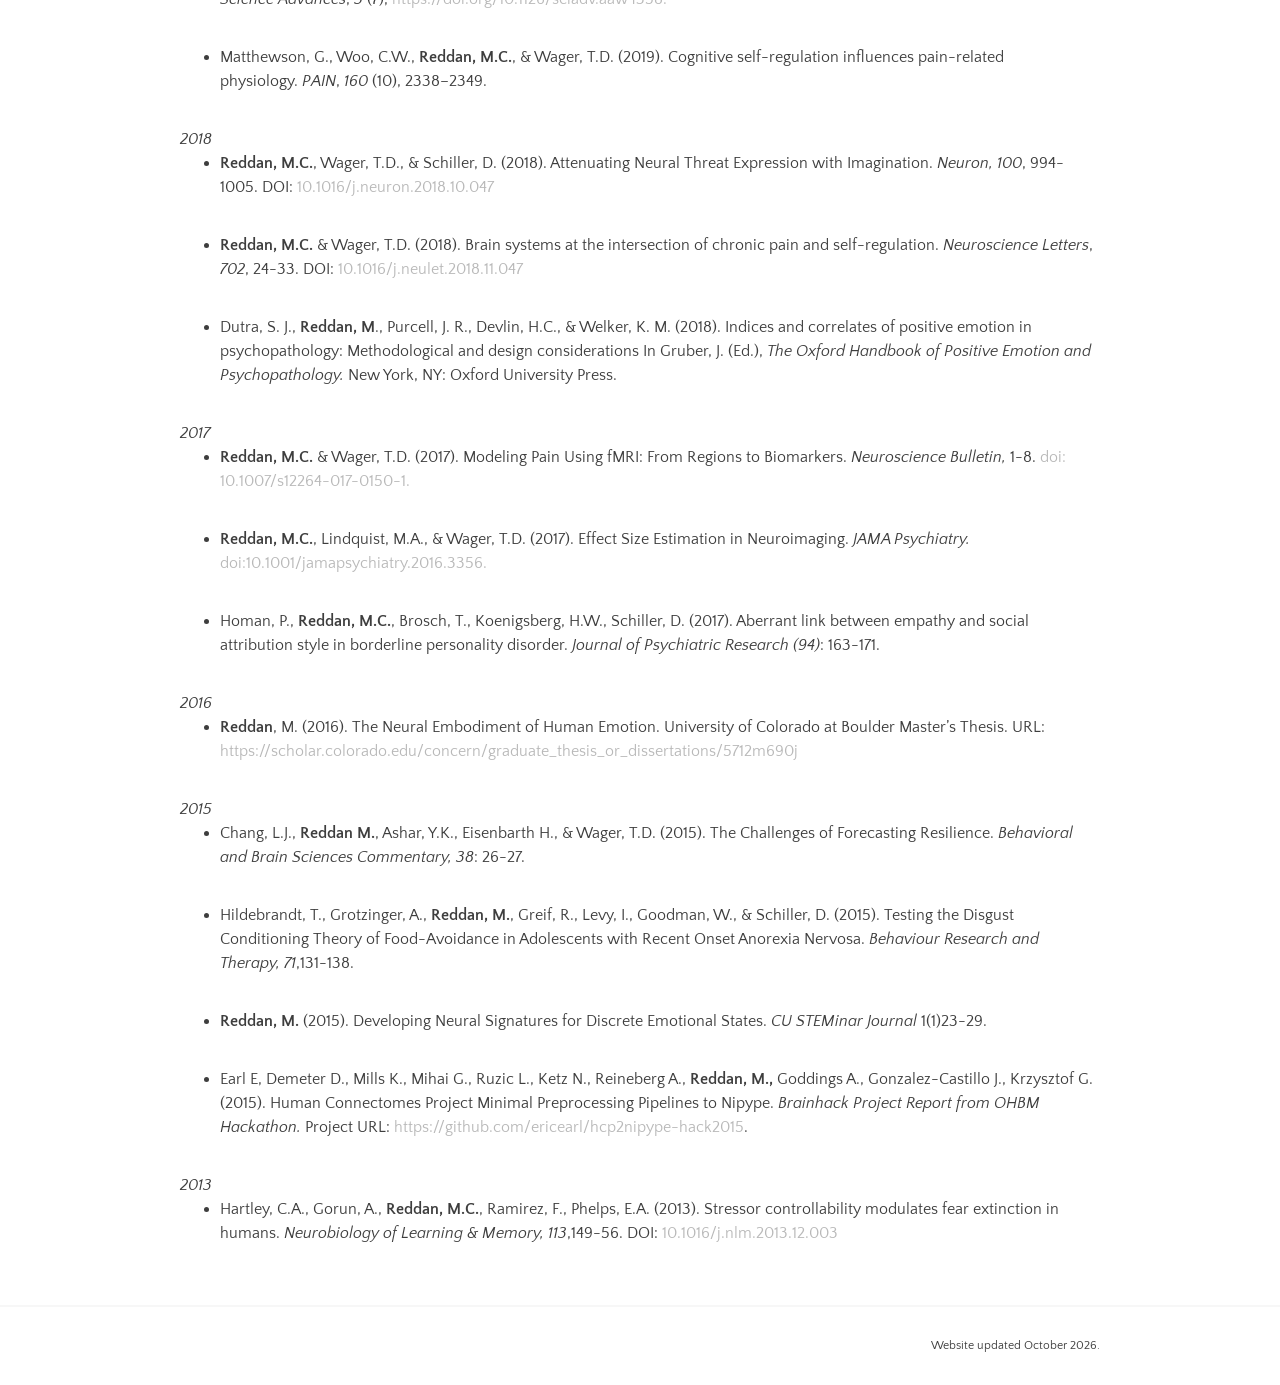
<file: publications.html>
<!DOCTYPE html>
<html lang="en">
<head>
  <meta charset="utf-8">
  <meta name="viewport" content="width=device-width, initial-scale=1">
  <title>Publications - SOCIOECOLOGICAL NEUROSCIENCE LAB</title>
  <meta property="og:site_name" content="SOCIOECOLOGICAL NEUROSCIENCE LAB">
  <meta property="og:title" content="Publications - SOCIOECOLOGICAL NEUROSCIENCE LAB">
  <meta property="og:image" content="https://www.socioecologicalneuroscience.com/uploads/1/4/5/0/145033599/sociolab-logo-02_orig.png">
  <link rel="icon" href="uploads/1/4/5/0/145033599/sociolab-logo-02_orig.png">
  <link rel="preconnect" href="https://fonts.googleapis.com">
  <link rel="preconnect" href="https://fonts.gstatic.com" crossorigin>
  <link rel="stylesheet" href="https://fonts.googleapis.com/css2?family=Quattrocento:wght@400;700&family=Quattrocento+Sans:ital,wght@0,400;0,700;1,400&display=swap">
  <link rel="stylesheet" href="assets/style.css">
</head>
<body class="page-publications">
  <header class="site-header">
    <div class="container">
      <a class="logo" href="index.html"><img src="uploads/1/4/5/0/145033599/sociolab-logo-02_orig.png" alt="SOCIOECOLOGICAL NEUROSCIENCE LAB"></a>
      <button class="hamburger" type="button" aria-label="Menu" aria-expanded="false" aria-controls="site-nav"><span></span></button>
    </div>
    <nav class="nav" id="site-nav" aria-label="Main">
      <ul>
        <li><a href="index.html">Home</a></li>
        <li><a href="people.html">People</a></li>
        <li><a href="happenings.html">Happenings</a></li>
        <li><a href="research-topics.html">Research Topics</a></li>
        <li class="active"><a href="publications.html" aria-current="page">Publications</a></li>
        <li><a href="participate.html">Participate</a></li>
      </ul>
    </nav>
  </header>
<div class="banner-wrap"><div class="banner" style="background-color:#4562cf"><div class="container"><h2 class="wsite-content-title">Publication List</h2></div></div></div>
  <main class="content-wrap">

<div class="wsite-section-wrap">
<div class="wsite-section wsite-body-section wsite-background-6">
<div class="wsite-section-content">
<div class="container">
<div class="wsite-section-elements">
<div class="paragraph"> <br/><em>In Preprint<br/>​</em><ul><li><strong>Reddan, M.C.</strong>, Chang, L., Kragel, P.A., &amp; Wager, T.D. (preprint) Somatosensory and motor contributions to emotion representation. <em>Arxiv, Quantitative Biology, Neurons and Cognition.</em><br/><a href="https://doi.org/10.48550/arXiv.2411.08973">https://doi.org/10.48550/arXiv.2411.08973</a></li></ul><em><br/>2025</em><ul><li><strong>Reddan, M.C.</strong>, Ong, D., Wager T.D., Mattek, A., Kahhale, I., &amp; Zaki, J. (2025) Neural signatures of emotion intent and inference align during social consensus.<em> Nature Communications</em> <strong>16</strong>, 6156 (2025). https://doi.org/10.1038/s41467-025-59931-8<br/></li></ul><br/><em>2024</em><br/> <ul><li><strong>Reddan, M.C.,</strong> Garcia, S., Golijeh, G., Eberhardt, J., &amp; Zaki, J. (2024) Film intervention increases empathic understanding of formerly incarcerated people and support for criminal justice reform. <em>Proceedings of the National Academy of Sciences of the United States of America (PNAS)</em>. <a href="https://www.pnas.org/doi/epub/10.1073/pnas.2322819121">https://www.pnas.org/doi/epub/10.1073/pnas.2322819121</a></li></ul> <br/><em>2023</em><ul><li>Ong, D. C., Jospe, K., <strong>Reddan, M. C.,</strong> Wu, Z., Kahhale, I., Chen, P., Perry, A., Zaki, J. (2023). People optimally and flexibly process emotional information across multiple modalities. <a href="https://doi.org/10.31234/osf.io/5pr6w">https://doi.org/10.31234/osf.io/5pr6w</a></li></ul> <br/><em>2022</em><ul><li>Jolly, E., Farrens, M, Greenstein, N., Eisenbarth, H., <strong>Reddan, M.C.</strong>, Andrews, E.A., Wager, T.D., &amp; Chang, L.J. (2022). Recovering individual emotional states from sparse ratings using collaborative filtering. <em>Affective Science</em>. 3 (4), 799-817</li></ul> <ul><li>van't Hof, S.R., Van Oudenhove, L., Klein, S., <strong>Reddan, M.C.,</strong> Kragel, P.A., Stark, R., &amp; Wager, T.D. (2022). The Brain Activation-based Sexual Image Classifier (BASIC): A sensitive and specific fMRI activity pattern for sexual image perception. <em>Cerebral Cortex</em>.</li></ul> <br/><em>2021</em><ul><li><strong>Reddan, M.C.</strong> (2021). Recommendations for the development of socioeconomically-situated and clinically-relevant neuroimaging models of pain. <em>Frontiers in Neurology</em>, 12, 1529 – 1531.  <a href="https://doi.org/10.3389/fneur.2021.700833">https://doi.org/10.3389/fneur.2021.700833</a></li></ul> <ul><li>Ong, D. C., Wu, Z., Zhi-Xuan, T., <strong>Reddan, M.,</strong> Kahhale, I., Mattek, A., &amp; Zaki, J. (2021). Modeling emotion in complex stories: the Stanford Emotional Narratives Dataset. <em>IEEE Transactions on Affective Computing.</em> 12 (3): 579-594.</li></ul> <br/><em>2020</em><ul><li><strong>Reddan, M.C.</strong>, Young, H., Falkner, J., López-Solà, M., &amp; Wager, T.D. (2020). Touch and social support influence interpersonal synchrony and pain. <em> Social Cognitive Affective Neuroscience</em>,<em>15 </em>(10): 1064-1075. <a href="https://pubmed.ncbi.nlm.nih.gov/32301998/">doi:10.1093/scan/nsaa048</a>.</li></ul> <br/><em>2019</em><ul><li>Kragel, P.A.,<strong> Reddan, M.C., </strong>LaBar, K.S., &amp; Wager, T.D. (2019). Emotion schemas are embedded in the human visual cortex. <em>Science Advances</em>, <em>5 </em>(7), <a href="https://www-science-org.stanford.idm.oclc.org/doi/10.1126/sciadv.aaw4358">https://doi.org/10.1126/sciadv.aaw4358.</a></li></ul> <ul><li>Matthewson, G., Woo, C.W., <strong>Reddan, M.C.</strong>, &amp; Wager, T.D. (2019). Cognitive self-regulation influences pain-related physiology. <em>PAIN</em>, <em>160 </em>(10), 2338–2349.</li></ul> <br/><em>2018</em><ul><li><strong>Reddan, M.C.</strong>, Wager, T.D., &amp; Schiller, D. (2018). Attenuating Neural Threat Expression with Imagination. <em>Neuron, 100</em>, 994-1005. DOI: <a href="https://doi.org/10.1016/j.neuron.2018.10.047" target="_blank">10.1016/j.neuron.2018.10.047</a></li></ul> <ul><li><strong>Reddan, M.C.</strong> &amp; Wager, T.D. (2018). Brain systems at the intersection of chronic pain and self-regulation. <em>Neuroscience Letters</em>, <em>702</em>, 24-33. DOI: <a href="https://doi.org/10.1016/j.neulet.2018.11.047" target="_blank">10.1016/j.neulet.2018.11.047</a></li></ul> <ul><li>Dutra, S. J., <strong>Reddan, M</strong>., Purcell, J. R., Devlin, H.C., &amp; Welker, K. M. (2018). Indices and correlates of positive emotion in psychopathology: Methodological and design considerations In Gruber, J. (Ed.), <em>The Oxford Handbook of Positive Emotion and Psychopathology.</em> New York, NY: Oxford University Press.</li></ul> <br/><em>2017</em><ul><li><strong>Reddan, M.C.</strong> &amp; Wager, T.D. (2017). Modeling Pain Using fMRI: From Regions to Biomarkers. <em>Neuroscience Bulletin, </em>1-8. <a href="https://pubmed.ncbi.nlm.nih.gov/28646349/">doi: 10.1007/s12264-017-0150-1.</a></li></ul> <ul><li><strong>Reddan, M.C.</strong>, Lindquist, M.A., &amp; Wager, T.D. (2017). Effect Size Estimation in Neuroimaging. <em>JAMA Psychiatry.</em> <a href="https://jamanetwork-com.stanford.idm.oclc.org/journals/jamapsychiatry/fullarticle/2597706">doi:10.1001/jamapsychiatry.2016.3356.</a></li></ul> <ul><li>Homan, P., <strong>Reddan, M.C.</strong>, Brosch, T., Koenigsberg, H.W., Schiller, D. (2017). Aberrant link between empathy and social attribution style in borderline personality disorder. <em>Journal of Psychiatric Research (94)</em>: 163-171. </li></ul> <br/><em>2016</em><ul><li><strong>Reddan</strong>, M. (2016). The Neural Embodiment of Human Emotion. University of Colorado at Boulder Master’s Thesis. URL: <a href="https://scholar.colorado.edu/concern/graduate_thesis_or_dissertations/5712m690j">https://scholar.colorado.edu/concern/graduate_thesis_or_dissertations/5712m690j</a></li></ul> <br/><em>2015</em><ul><li>Chang, L.J., <strong>Reddan M.</strong>, Ashar, Y.K., Eisenbarth H., &amp; Wager, T.D. (2015). The Challenges of Forecasting Resilience. <em>Behavioral and Brain Sciences Commentary, 38</em>: 26-27.</li></ul> <ul><li>Hildebrandt, T., Grotzinger, A., <strong>Reddan, M.</strong>, Greif, R., Levy, I., Goodman, W., &amp; Schiller, D. (2015). Testing the Disgust Conditioning Theory of Food-Avoidance in Adolescents with Recent Onset Anorexia Nervosa. <em>Behaviour Research and Therapy, 71</em>,131-138.</li></ul> <ul><li><strong>Reddan, M.</strong> (2015). Developing Neural Signatures for Discrete Emotional States. <em>CU STEMinar Journal</em> 1(1)23-29.</li></ul> <ul><li>Earl E, Demeter D., Mills K., Mihai G., Ruzic L., Ketz N., Reineberg A., <strong>Reddan, M.,</strong> Goddings A., Gonzalez-Castillo J., Krzysztof G. (2015). Human Connectomes Project Minimal Preprocessing Pipelines to Nipype. <em>Brainhack Project Report from OHBM Hackathon.</em> Project URL: <a href="https://github.com/ericearl/hcp2nipype-hack2015">https://github.com/ericearl/hcp2nipype-hack2015</a>.</li></ul> <br/><em>2013</em><ul><li>Hartley, C.A., Gorun, A., <strong>Reddan, M.C.</strong>, Ramirez, F., Phelps, E.A. (2013). Stressor controllability modulates fear extinction in humans. <em>Neurobiology of Learning &amp; Memory,</em> <em>113</em>,149-56. DOI: <a href="https://doi.org/10.1016/j.nlm.2013.12.003" target="_blank">10.1016/j.nlm.2013.12.003</a></li></ul></div>
</div>
</div>
</div>
</div>
</div>

  </main>
  <footer class="footer-wrap">
    <div class="container footer">
      <p>Website updated October 2026.</p>
    </div>
  </footer>
  <script src="assets/site.js"></script>
</body>
</html>
</file>
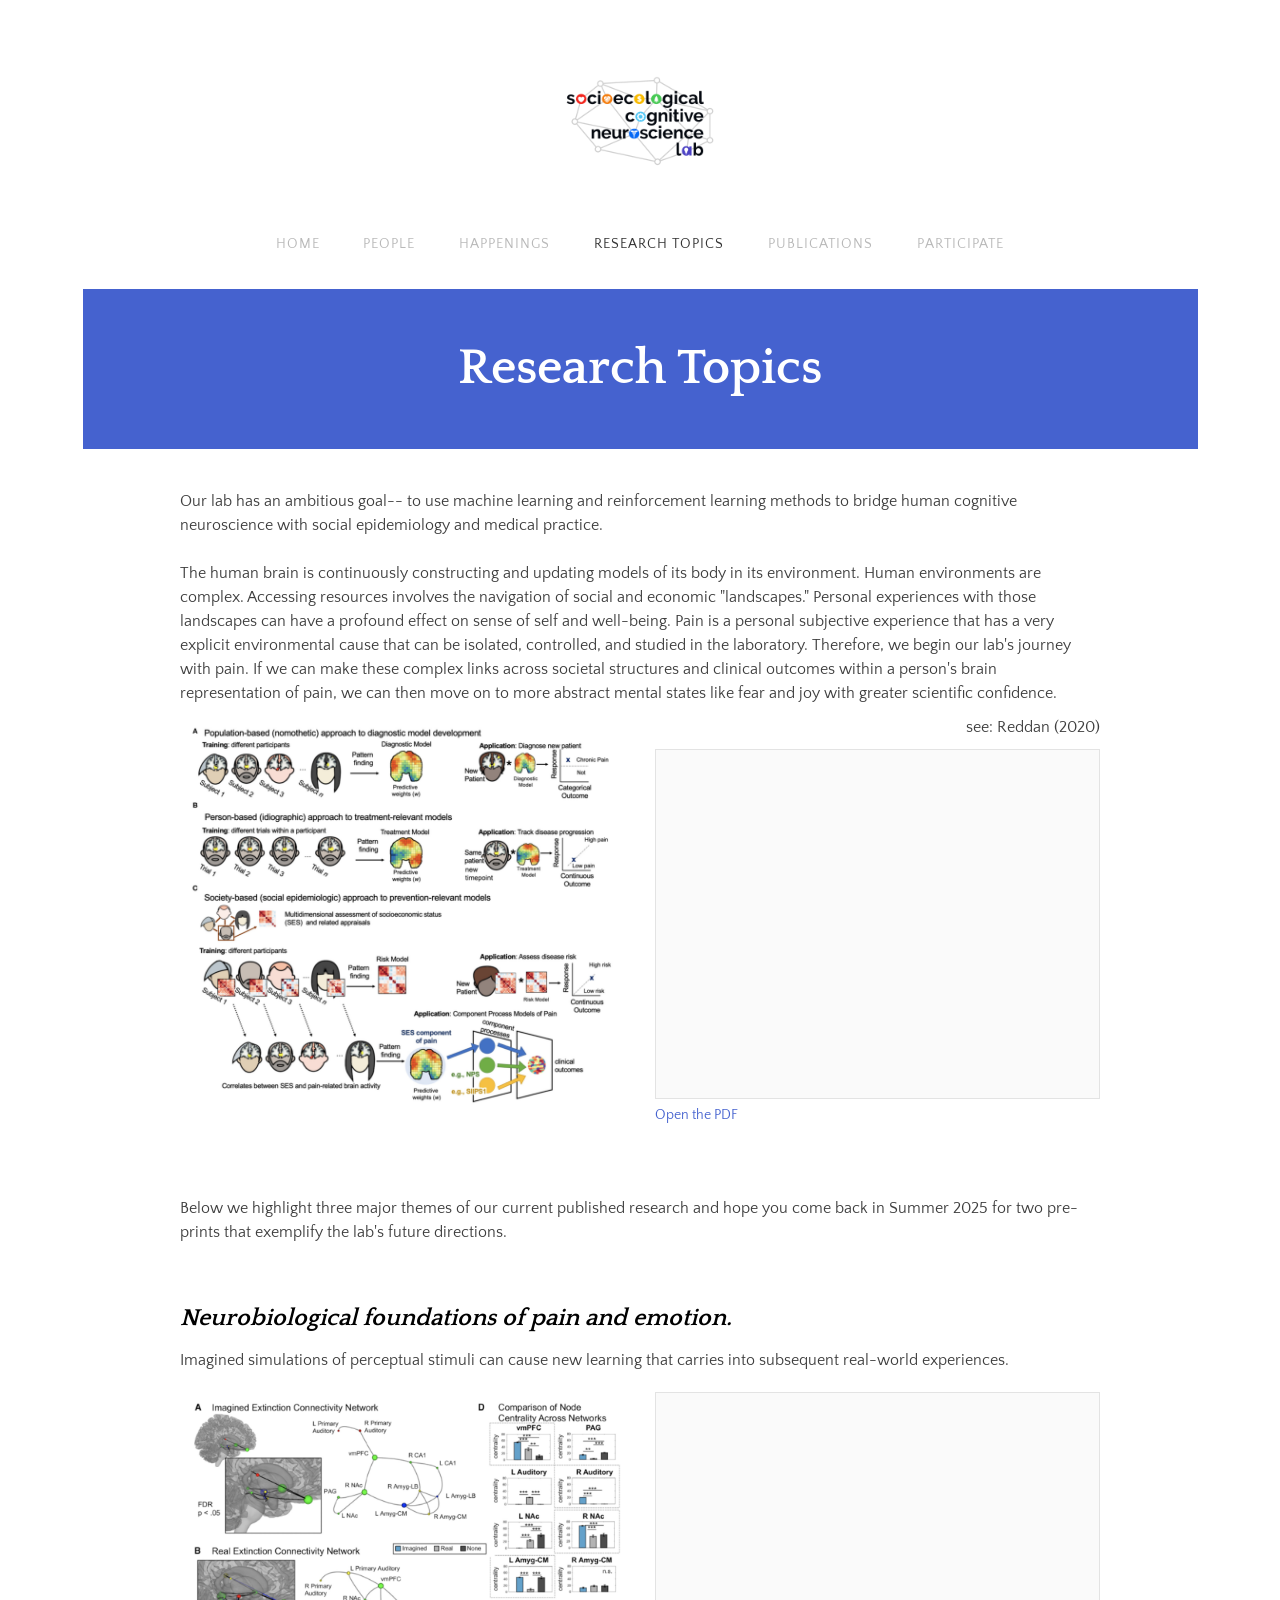
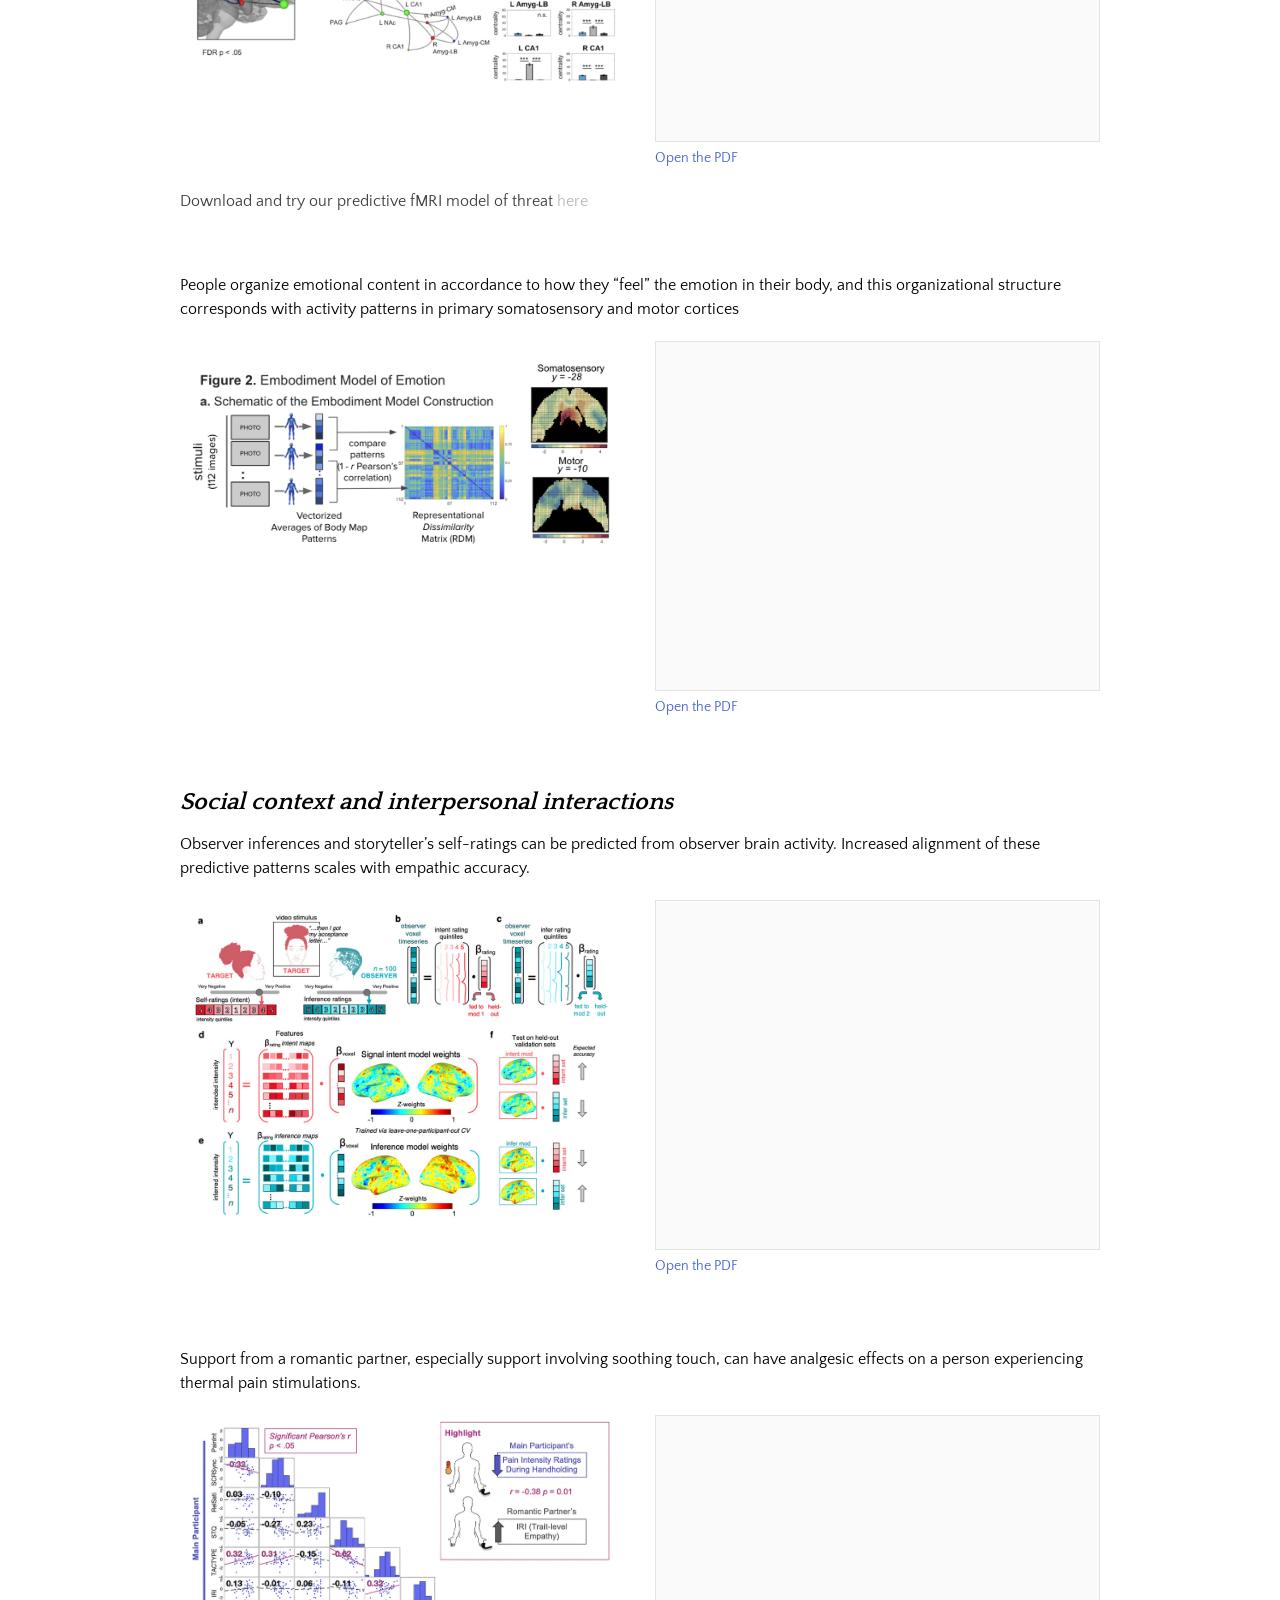
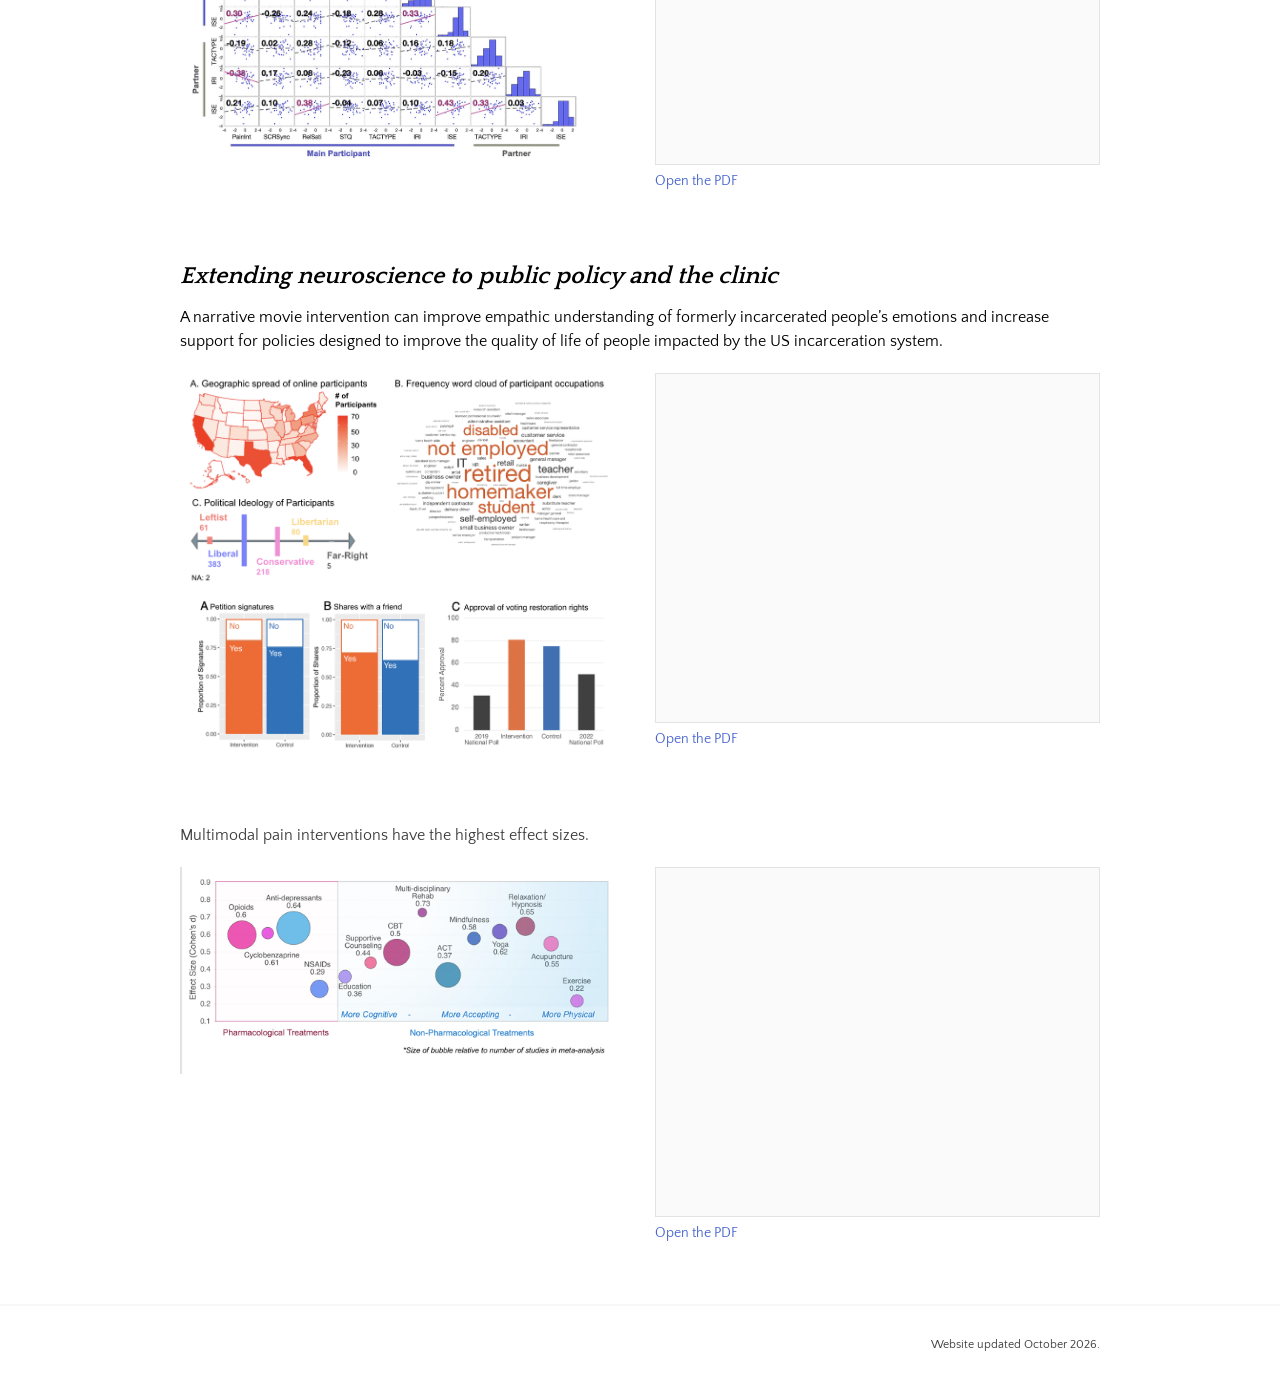
<file: research-topics.html>
<!DOCTYPE html>
<html lang="en">
<head>
  <meta charset="utf-8">
  <meta name="viewport" content="width=device-width, initial-scale=1">
  <title>Research Topics - SOCIOECOLOGICAL NEUROSCIENCE LAB</title>
  <meta property="og:site_name" content="SOCIOECOLOGICAL NEUROSCIENCE LAB">
  <meta property="og:title" content="Research Topics - SOCIOECOLOGICAL NEUROSCIENCE LAB">
  <meta property="og:image" content="https://www.socioecologicalneuroscience.com/uploads/1/4/5/0/145033599/sociolab-logo-02_orig.png">
  <link rel="icon" href="uploads/1/4/5/0/145033599/sociolab-logo-02_orig.png">
  <link rel="preconnect" href="https://fonts.googleapis.com">
  <link rel="preconnect" href="https://fonts.gstatic.com" crossorigin>
  <link rel="stylesheet" href="https://fonts.googleapis.com/css2?family=Quattrocento:wght@400;700&family=Quattrocento+Sans:ital,wght@0,400;0,700;1,400&display=swap">
  <link rel="stylesheet" href="assets/style.css">
</head>
<body class="page-research-topics">
  <header class="site-header">
    <div class="container">
      <a class="logo" href="index.html"><img src="uploads/1/4/5/0/145033599/sociolab-logo-02_orig.png" alt="SOCIOECOLOGICAL NEUROSCIENCE LAB"></a>
      <button class="hamburger" type="button" aria-label="Menu" aria-expanded="false" aria-controls="site-nav"><span></span></button>
    </div>
    <nav class="nav" id="site-nav" aria-label="Main">
      <ul>
        <li><a href="index.html">Home</a></li>
        <li><a href="people.html">People</a></li>
        <li><a href="happenings.html">Happenings</a></li>
        <li class="active"><a href="research-topics.html" aria-current="page">Research Topics</a></li>
        <li><a href="publications.html">Publications</a></li>
        <li><a href="participate.html">Participate</a></li>
      </ul>
    </nav>
  </header>
<div class="banner-wrap"><div class="banner" style="background-color:#4562cf"><div class="container"><h2 class="wsite-content-title">Research Topics</h2></div></div></div>
  <main class="content-wrap">

<div class="wsite-section-wrap">
<div class="wsite-section wsite-body-section wsite-background-5">
<div class="wsite-section-content">
<div class="container">
<div class="wsite-section-elements">
<div class="paragraph">Our lab has an ambitious goal-- to use machine learning and reinforcement learning methods to bridge human cognitive neuroscience with social epidemiology and medical practice.<br/><br/>​The human brain is continuously constructing and updating models of its body in its environment. Human environments are complex. Accessing resources involves the navigation of social and economic "landscapes." Personal experiences with those landscapes can have a profound effect on sense of self and well-being. Pain is a personal subjective experience that has a very explicit environmental cause that can be isolated, controlled, and studied in the laboratory. Therefore, we begin our lab's journey with pain. If we can make these complex links across societal structures and clinical outcomes within a person's brain representation of pain, we can then move on to more abstract mental states like fear and joy with greater scientific confidence. </div>
<div><div class="wsite-multicol"><div class="wsite-multicol-table-wrap" style="margin:0 -15px;">
<table class="wsite-multicol-table">
<tbody class="wsite-multicol-tbody">
<tr class="wsite-multicol-tr">
<td class="wsite-multicol-col" style="width:50%; padding:0 15px;">
<div><div class="wsite-image wsite-image-border-none" style="padding-top:10px;padding-bottom:10px;margin-left:0px;margin-right:0px;text-align:center">
<a>
<img alt="Picture" loading="lazy" src="uploads/1/4/5/0/145033599/screen-shot-2024-12-20-at-11-49-18-am_orig.png" style="width:420;max-width:100%"/>
</a>
<div style="display:block;font-size:90%"></div>
</div></div>
</td> <td class="wsite-multicol-col" style="width:50%; padding:0 15px;">
<div class="paragraph" style="text-align:right;">see: ​Reddan (2020)</div>
<div class="pdf-embed"><iframe loading="lazy" src="uploads/1/4/5/0/145033599/5fneur-12-700833.pdf" style="height:350px" title="PDF document"></iframe><p><a href="uploads/1/4/5/0/145033599/5fneur-12-700833.pdf" rel="noopener" target="_blank">Open the PDF</a></p></div>
</td> </tr>
</tbody>
</table>
</div></div></div>
<div class="wsite-spacer" style="height:50px;"></div>
<div class="paragraph"><font size="3">​Below we highlight three major themes of our current published research and hope you come back in Summer 2025 for two pre-prints that exemplify the lab's future directions.</font></div>
<div class="wsite-spacer" style="height:50px;"></div>
<h2 class="wsite-content-title"><strong style="color:rgb(0, 0, 0)"><em><span><font size="5">Neurobiological foundations of pain and emotion.</font></span></em></strong></h2>
<div class="paragraph">Imagined simulations of perceptual stimuli can cause new learning that carries into subsequent real-world experiences.</div>
<div><div class="wsite-multicol"><div class="wsite-multicol-table-wrap" style="margin:0 -15px;">
<table class="wsite-multicol-table">
<tbody class="wsite-multicol-tbody">
<tr class="wsite-multicol-tr">
<td class="wsite-multicol-col" style="width:50%; padding:0 15px;">
<div><div class="wsite-image wsite-image-border-none" style="padding-top:10px;padding-bottom:10px;margin-left:0;margin-right:0;text-align:center">
<a>
<img alt="Picture" loading="lazy" src="uploads/1/4/5/0/145033599/screen-shot-2024-12-20-at-11-54-28-am_orig.png" style="width:auto;max-width:100%"/>
</a>
<div style="display:block;font-size:90%"></div>
</div></div>
</td> <td class="wsite-multicol-col" style="width:50%; padding:0 15px;">
<div class="pdf-embed"><iframe loading="lazy" src="uploads/1/4/5/0/145033599/1reddan-neuron.pdf" style="height:350px" title="PDF document"></iframe><p><a href="uploads/1/4/5/0/145033599/1reddan-neuron.pdf" rel="noopener" target="_blank">Open the PDF</a></p></div>
</td> </tr>
</tbody>
</table>
</div></div></div>
<div class="paragraph">Download and try our predictive fMRI model of threat <a href="https://data.mendeley.com/datasets/46npy3y2zg/1#file-bd053f9e-541e-4e32-851d-6e07bf8723c6" target="_blank">here</a></div>
<div class="wsite-spacer" style="height:50px;"></div>
<div class="paragraph"><span style="color:black">People organize emotional content in accordance to how they “feel” the emotion in their body, and this organizational structure corresponds with activity patterns in primary somatosensory and motor cortices</span></div>
<div><div class="wsite-multicol"><div class="wsite-multicol-table-wrap" style="margin:0 -15px;">
<table class="wsite-multicol-table">
<tbody class="wsite-multicol-tbody">
<tr class="wsite-multicol-tr">
<td class="wsite-multicol-col" style="width:50%; padding:0 15px;">
<div><div class="wsite-image wsite-image-border-none" style="padding-top:10px;padding-bottom:10px;margin-left:0;margin-right:0;text-align:center">
<a>
<img alt="Picture" loading="lazy" src="uploads/1/4/5/0/145033599/screen-shot-2024-12-20-at-12-02-04-pm_orig.png" style="width:auto;max-width:100%"/>
</a>
<div style="display:block;font-size:90%"></div>
</div></div>
</td> <td class="wsite-multicol-col" style="width:50%; padding:0 15px;">
<div class="pdf-embed"><iframe loading="lazy" src="uploads/1/4/5/0/145033599/reddan2024-arvix.pdf" style="height:350px" title="PDF document"></iframe><p><a href="uploads/1/4/5/0/145033599/reddan2024-arvix.pdf" rel="noopener" target="_blank">Open the PDF</a></p></div>
</td> </tr>
</tbody>
</table>
</div></div></div>
<div class="wsite-spacer" style="height:50px;"></div>
<h2 class="wsite-content-title"><strong style="color:rgb(0, 0, 0)"><em><span><font size="5">Social context and interpersonal interactions</font></span></em></strong></h2>
<div class="paragraph"><span style="color:black">Observer inferences and storyteller’s self-ratings can be </span><span style="color:black">predicted from observer brain activity. Increased alignment of these predictive patterns scales with empathic accuracy.</span></div>
<div><div class="wsite-multicol"><div class="wsite-multicol-table-wrap" style="margin:0 -15px;">
<table class="wsite-multicol-table">
<tbody class="wsite-multicol-tbody">
<tr class="wsite-multicol-tr">
<td class="wsite-multicol-col" style="width:50%; padding:0 15px;">
<div><div class="wsite-image wsite-image-border-none" style="padding-top:10px;padding-bottom:10px;margin-left:0;margin-right:0;text-align:center">
<a>
<img alt="Picture" loading="lazy" src="uploads/1/4/5/0/145033599/screenshot-2026-02-16-at-10-06-05-am_orig.png" style="width:auto;max-width:100%"/>
</a>
<div style="display:block;font-size:90%"></div>
</div></div>
</td> <td class="wsite-multicol-col" style="width:50%; padding:0 15px;">
<div class="pdf-embed"><iframe loading="lazy" src="uploads/1/4/5/0/145033599/reddan_et_al-2025-nature_communications.pdf" style="height:350px" title="PDF document"></iframe><p><a href="uploads/1/4/5/0/145033599/reddan_et_al-2025-nature_communications.pdf" rel="noopener" target="_blank">Open the PDF</a></p></div>
</td> </tr>
</tbody>
</table>
</div></div></div>
<div class="wsite-spacer" style="height:50px;"></div>
<div class="paragraph"><span style="color:black">Support from a romantic partner, especially support involving soothing touch, can have analgesic effects on a person experiencing thermal pain stimulations.</span></div>
<div><div class="wsite-multicol"><div class="wsite-multicol-table-wrap" style="margin:0 -15px;">
<table class="wsite-multicol-table">
<tbody class="wsite-multicol-tbody">
<tr class="wsite-multicol-tr">
<td class="wsite-multicol-col" style="width:50%; padding:0 15px;">
<div><div class="wsite-image wsite-image-border-none" style="padding-top:10px;padding-bottom:10px;margin-left:0;margin-right:0;text-align:center">
<a>
<img alt="Picture" loading="lazy" src="uploads/1/4/5/0/145033599/screen-shot-2024-12-20-at-12-05-29-pm_orig.png" style="width:auto;max-width:100%"/>
</a>
<div style="display:block;font-size:90%"></div>
</div></div>
</td> <td class="wsite-multicol-col" style="width:50%; padding:0 15px;">
<div class="pdf-embed"><iframe loading="lazy" src="uploads/1/4/5/0/145033599/3reddan_2020_scan.pdf" style="height:350px" title="PDF document"></iframe><p><a href="uploads/1/4/5/0/145033599/3reddan_2020_scan.pdf" rel="noopener" target="_blank">Open the PDF</a></p></div>
</td> </tr>
</tbody>
</table>
</div></div></div>
<div class="wsite-spacer" style="height:50px;"></div>
<h2 class="wsite-content-title"><strong style="color:rgb(0, 0, 0)"><em><span><font size="5">Extending neuroscience to public policy and the clinic </font></span></em></strong></h2>
<div class="paragraph"><span style="color:black">A narrative movie intervention can improve empathic understanding of formerly incarcerated people’s emotions and increase support for policies designed to improve the quality of life of people impacted by the US incarceration system.</span></div>
<div><div class="wsite-multicol"><div class="wsite-multicol-table-wrap" style="margin:0 -15px;">
<table class="wsite-multicol-table">
<tbody class="wsite-multicol-tbody">
<tr class="wsite-multicol-tr">
<td class="wsite-multicol-col" style="width:50%; padding:0 15px;">
<div><div class="wsite-image wsite-image-border-none" style="padding-top:10px;padding-bottom:10px;margin-left:0;margin-right:0;text-align:center">
<a>
<img alt="Picture" loading="lazy" src="uploads/1/4/5/0/145033599/screen-shot-2024-12-20-at-12-09-43-pm_orig.png" style="width:auto;max-width:100%"/>
</a>
<div style="display:block;font-size:90%"></div>
</div></div>
</td> <td class="wsite-multicol-col" style="width:50%; padding:0 15px;">
<div class="pdf-embed"><iframe loading="lazy" src="uploads/1/4/5/0/145033599/reddan-et-al-2024-film-intervention-increases-empathic-understanding-of-formerly-incarcerated-people-and-support-for__2_.pdf" style="height:350px" title="PDF document"></iframe><p><a href="uploads/1/4/5/0/145033599/reddan-et-al-2024-film-intervention-increases-empathic-understanding-of-formerly-incarcerated-people-and-support-for__2_.pdf" rel="noopener" target="_blank">Open the PDF</a></p></div>
</td> </tr>
</tbody>
</table>
</div></div></div>
<div class="wsite-spacer" style="height:50px;"></div>
<div class="paragraph">Multimodal pain interventions have the highest effect sizes.</div>
<div><div class="wsite-multicol"><div class="wsite-multicol-table-wrap" style="margin:0 -15px;">
<table class="wsite-multicol-table">
<tbody class="wsite-multicol-tbody">
<tr class="wsite-multicol-tr">
<td class="wsite-multicol-col" style="width:50%; padding:0 15px;">
<div><div class="wsite-image wsite-image-border-none" style="padding-top:10px;padding-bottom:10px;margin-left:0;margin-right:0;text-align:center">
<a>
<img alt="Picture" loading="lazy" src="uploads/1/4/5/0/145033599/screen-shot-2024-12-20-at-12-10-09-pm_orig.png" style="width:auto;max-width:100%"/>
</a>
<div style="display:block;font-size:90%"></div>
</div></div>
</td> <td class="wsite-multicol-col" style="width:50%; padding:0 15px;">
<div class="pdf-embed"><iframe loading="lazy" src="uploads/1/4/5/0/145033599/reddan2018_examplepaper.pdf" style="height:350px" title="PDF document"></iframe><p><a href="uploads/1/4/5/0/145033599/reddan2018_examplepaper.pdf" rel="noopener" target="_blank">Open the PDF</a></p></div>
</td> </tr>
</tbody>
</table>
</div></div></div>
</div>
</div>
</div>
</div>
</div>

  </main>
  <footer class="footer-wrap">
    <div class="container footer">
      <p>Website updated October 2026.</p>
    </div>
  </footer>
  <script src="assets/site.js"></script>
</body>
</html>
</file>
<file: assets/style.css>
/* Recreates the Weebly "Cento" theme the lab site used. */
*, *::before, *::after { box-sizing: border-box; }
html, body { margin: 0; padding: 0; }
body {
  background: #ffffff;
  color: #3e3e3e;
  font-family: 'Quattrocento Sans', 'Helvetica Neue', Arial, sans-serif;
  font-size: 16px;
  line-height: 25px;
  -webkit-font-smoothing: antialiased;
  -moz-osx-font-smoothing: grayscale;
}
img { max-width: 100%; height: auto; }
a { color: #b9b9b9; text-decoration: none; transition: color 300ms ease; }
a:hover, a:focus-visible { color: #333333; }
a:focus-visible, button:focus-visible { outline: 2px solid #4562cf; outline-offset: 2px; }
h2 {
  margin: 0 0 15px;
  color: #000000;
  font-family: 'Quattrocento', Georgia, serif;
  font-size: 24px;
  font-weight: 700;
  line-height: 1.2em;
}
p, div.paragraph { margin: 0 0 10px; line-height: 1.5em; }
ul, ol { margin: 0 0 10px; }
blockquote { font-style: italic; border-left: 4px solid #ddd; margin: 10px 0; padding-left: 20px; line-height: 1.5; color: #888; }

.container { width: 100%; max-width: 960px; margin: 0 auto; }

/* Header */
.site-header { background: #ffffff; padding-top: 40px; }
.site-header .container { position: relative; }
.logo { display: block; width: 200px; max-width: 60vw; margin: 0 auto 20px; }
.logo img { display: block; width: 100%; }
.nav { text-align: center; padding: 10px 0; }
.nav ul { display: inline-block; list-style: none; margin: 0; padding: 0; }
.nav li { display: inline-block; padding: 0 5px; }
.nav a {
  display: block;
  padding: 5px 15px;
  color: #b9b9b9;
  text-transform: uppercase;
  letter-spacing: .07em;
  font-size: 14px;
  line-height: 19px;
}
.nav li.active > a, .nav a:hover { color: #333333; }
.hamburger { display: none; }

/* Banner (page titles on coloured bands) */
.banner-wrap { width: 100%; max-width: 1115px; margin: 20px auto 0; }
.banner { padding: 50px 20px; text-align: center; color: #ffffff; background-size: cover; background-position: center; }
.banner h2 { margin: 0; color: #ffffff; font-size: 50px; line-height: 1.2; }

/* Content */
.content-wrap { background: #ffffff; }
.content-wrap .container { padding: 40px 20px; }
.wsite-section-wrap { width: 100%; }
.wsite-spacer { width: 100%; }
.styled-hr { border: 0; border-top: 1px solid #e3e3e3; margin: 10px 0; }
hr.styled-hr { width: 100%; }

/* Multi-column layouts (Weebly tables) */
.wsite-multicol-table { width: 100%; border-collapse: collapse; table-layout: fixed; }
.wsite-multicol-col { vertical-align: top; }

/* Images */
.wsite-image { margin: 0; }
.wsite-image img { max-width: 100%; }
.galleryImageBorder { max-width: 100%; }
.imgPusher { float: left; }
.wsite-caption { display: block; font-size: 90%; }
.imageGallery::after, .wsite-multicol-col::after, .paragraph::after { content: ""; display: table; clear: both; }
.imageGallery img { cursor: zoom-in; }

/* YouTube and PDF embeds */
.wsite-youtube-container { position: relative; padding-bottom: 56.25%; height: 0; overflow: hidden; margin: 10px 0; }
.wsite-youtube-container iframe { position: absolute; inset: 0; width: 100%; height: 100%; border: 0; }
.wsite-youtube-wrapper { max-width: 720px; margin: 0 auto; }
.pdf-embed { margin: 10px 0 20px; }
.pdf-embed iframe { display: block; width: 100%; border: 1px solid #e3e3e3; background: #fafafa; }
.pdf-embed p { margin: 6px 0 0; font-size: 14px; }
.pdf-embed a { color: #4562cf; }

/* Footer */
.footer-wrap { border-top: 2px solid #f7f7f7; background: #ffffff; }
.footer { padding: 30px 20px; text-align: right; font-size: 12px; }
.footer p { margin: 0; }

/* Phone and small tablet */
@media (max-width: 767px) {
  body { padding-top: 64px; }
  .site-header {
    position: fixed; top: 0; left: 0; right: 0; z-index: 20;
    padding: 4px 0; height: 64px; border-bottom: 2px solid #f7f7f7;
  }
  .logo { width: auto; height: 56px; margin: 0 auto; text-align: center; }
  .logo img { height: 56px; width: auto; margin: 0 auto; }
  .hamburger {
    display: block; position: absolute; top: 3px; left: 5px;
    width: 50px; height: 50px; padding: 0; border: 0; background: none; cursor: pointer;
  }
  .hamburger span, .hamburger span::before, .hamburger span::after {
    position: absolute; left: 14px; display: block; width: 22px; height: 2px; background: #3e3e3e;
    content: ""; transition: transform 300ms ease, top 300ms ease, opacity 300ms ease;
  }
  .hamburger span { top: 24px; }
  .hamburger span::before { left: 0; top: -7px; }
  .hamburger span::after { left: 0; top: 7px; }
  .nav-open .hamburger span { background: transparent; }
  .nav-open .hamburger span::before { top: 0; transform: rotate(45deg); }
  .nav-open .hamburger span::after { top: 0; transform: rotate(-45deg); }
  .nav {
    position: fixed; top: 64px; left: 0; right: 0; z-index: 19;
    background: #ffffff; max-height: 0; overflow: hidden; padding: 0;
    transition: max-height 400ms ease; border-bottom: 2px solid #f7f7f7;
  }
  .nav-open .nav { max-height: 400px; }
  .nav ul { display: block; padding: 10px 0; }
  .nav li { display: block; padding: 0; }
  .nav a { padding: 10px 0; }
  .banner-wrap { margin-top: 0; }
  .banner h2 { font-size: 2.2em; }
  .content-wrap .container { padding: 20px 16px; }

  /* Stack Weebly columns */
  .wsite-multicol-table, .wsite-multicol-tbody, .wsite-multicol-tr, .wsite-multicol-col { display: block; width: 100% !important; }
  .wsite-multicol-table-wrap { margin: 0 !important; }
  .wsite-multicol-col { padding: 0 !important; }
  .imgPusher { display: none !important; }
  .paragraph > span[style*="display: table"], div > span[style*="display: table"] {
    float: none !important; display: block !important; width: 100% !important; max-width: 280px !important;
    margin: 0 auto 16px !important;
  }
  .paragraph > span[style*="display: table"] img, div > span[style*="display: table"] img { margin: 0 !important; width: 100%; }
  .galleryImageBorder { float: none !important; display: block; margin: 0 auto 16px !important; }
  .footer { text-align: center; }
}
@media (prefers-reduced-motion: reduce) {
  * { transition: none !important; }
}

/* Long URLs in publication lists wrap instead of widening the page */
.content-wrap a { overflow-wrap: anywhere; }
</file>
